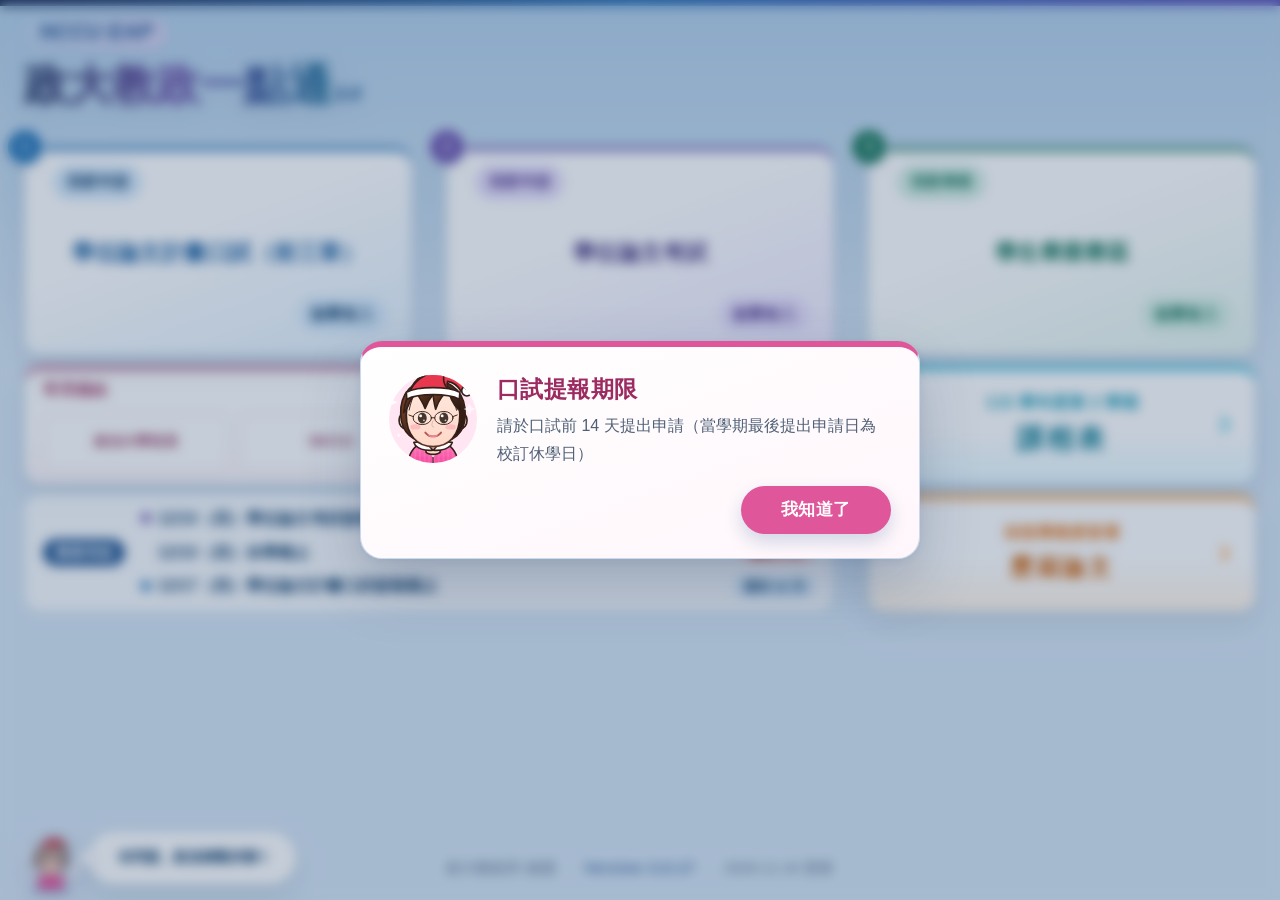
<file: index.html>
﻿<!doctype html>
<html lang="zh-Hant">
<head>
  <meta charset="utf-8">
  <meta name="viewport" content="width=device-width, initial-scale=1">
  <meta http-equiv="Content-Security-Policy" content="default-src 'self'; script-src 'self'; style-src 'self' 'unsafe-inline'; img-src 'self' data: blob:; font-src 'self' data:; media-src 'self' data:; connect-src 'self'; object-src 'none'; base-uri 'self'; form-action 'self'">
  <meta name="robots" content="noimageindex">
  <meta name="referrer" content="strict-origin-when-cross-origin">
  <title>政大教政一點通</title>
  <meta name="description" content="計畫口試、學位考試、畢業離校，一步一步帶你辦。">
  <meta property="og:type" content="website">
  <meta property="og:title" content="政大教政一點通">
  <meta property="og:description" content="計畫口試、學位考試、畢業離校，一步一步帶你辦。">
  <meta property="og:url" content="https://eapbye.github.io/">
  <meta property="og:image" content="https://eapbye.github.io/css/og-image.png">
  <meta property="og:image:width" content="1200">
  <meta property="og:image:height" content="1200">
  <meta property="og:image:alt" content="政大教政一點通：口試流程霧煞煞？一點就通。">
  <meta name="twitter:card" content="summary">
  <meta name="twitter:image" content="https://eapbye.github.io/css/og-image.png">
  <meta name="twitter:title" content="政大教政一點通">
  <meta name="twitter:description" content="計畫口試、學位考試、畢業離校，一步一步帶你辦。">
  <link rel="icon" type="image/svg+xml" href="css/favicon.svg">
  <link rel="icon" type="image/png" sizes="32x32" href="css/favicon-32.png">
  <link rel="apple-touch-icon" href="css/apple-touch-icon.png">
  <link rel="stylesheet" href="css/tokens.css">
  <link rel="stylesheet" href="css/style.css">
  <link rel="stylesheet" href="css/fill.css">
  <link rel="stylesheet" href="css/booking.css">
  <link rel="stylesheet" href="css/modal.css">
  <link rel="stylesheet" href="css/mobile-overview.css">
</head>
<body>
  <div class="wrap">
    <header>
      <div class="brand-lockup">
        <div class="home-mark" aria-hidden="true">NCCU EAP</div>
        <div class="brand-title-row">
          <h1>政大教政一點通<span class="version-mark" title="教政一點通 3.0 版" aria-hidden="true">3.0</span></h1>
        </div>
      </div>
      <button class="text-button back-button header-back-button" id="backToModes" type="button" hidden>← 回首頁</button>
    </header>

    <main>
      <section class="intro" id="modePicker" aria-label="網站功能入口">
        <div class="mode-grid">
          <button class="mode-card" type="button" data-mode="proposal">
            <span class="mode-card-head">
              <span class="home-sequence" aria-hidden="true">1</span>
              <span class="mode-action">我要申請</span>
            </span>
            <strong>學位論文計畫口試（前三章）</strong>
            <span class="mode-status">點擊進入</span>
          </button>
          <button class="mode-card" type="button" data-mode="defense">
            <span class="mode-card-head">
              <span class="home-sequence" aria-hidden="true">2</span>
              <span class="mode-action">我要申請</span>
            </span>
            <strong>學位論文考試</strong>
            <span class="mode-status">點擊進入</span>
          </button>

          <button class="home-panel graduation-panel" id="openGraduation" type="button">
            <span class="mode-card-head">
              <span class="home-sequence" aria-hidden="true">3</span>
              <span class="mode-action">我要畢業</span>
            </span>
            <h3>學生畢業專區</h3>
            <div class="graduation-status">點擊進入</div>
          </button>
        </div>

        <div class="home-tools" aria-label="首頁輔助功能">
          <button class="home-panel deadline-panel" id="openDeadline" type="button">
            <span>
              <h3>口試提報期限</h3>
              <p>請於口試前14天提出申請（當學期最後提出申請日為校訂休學日）</p>
            </span>
            <span class="mini-avatar" aria-hidden="true"><img class="avatar-image" alt="Q版提醒人物" src="css/zhuang-avatar.svg"></span>
          </button>

        </div>

        <div class="home-support-strip" aria-label="首頁輔助資訊">
          <section class="quick-links-panel" aria-labelledby="quickLinksTitle">
            <h3 id="quickLinksTitle">常用連結</h3>
            <div class="quick-links-grid">
              <a class="quick-link" href="https://www.nccu.edu.tw/" target="_blank" rel="noopener noreferrer">
                <strong>政治大學首頁</strong>
              </a>
              <a class="quick-link" href="https://i.nccu.edu.tw/" target="_blank" rel="noopener noreferrer">
                <strong>iNCCU</strong>
              </a>
              <a class="quick-link" href="https://www.nccu.edu.tw/p/426-1000-14.php?Lang=zh-tw" target="_blank" rel="noopener noreferrer">
                <strong>政大年度行事曆</strong>
              </a>
              <a class="quick-link" href="https://eap.nccu.edu.tw/PageDoc?fid=8359" target="_blank" rel="noopener noreferrer">
                <strong>教政所論文表格下載</strong>
              </a>
            </div>
          </section>

          <a class="floating-prereg" id="openCourseRegistration" href="course-registration.html">
            <span class="course-entry-term" id="courseEntryTerm">115 學年度第 2 學期</span>
            <strong id="courseEntryTitle">課程表</strong>
            <span class="entry-action">點擊進入</span>
          </a>
        </div>

        <div class="home-support-strip home-news-row">
          <section class="news-strip" id="newsStrip" aria-label="最新消息" hidden>
            <span class="news-label">最新消息</span>
            <div class="news-viewport" aria-live="off"></div>
          </section>

          <button class="floating-prereg thesis-entry" id="openTheses" type="button">
            <span class="course-entry-term">依指導教授查看</span>
            <strong>歷屆論文</strong>
            <span class="entry-action">點擊進入</span>
          </button>
        </div>

      </section>

      <section class="workflow hidden" id="workflow">
        <div class="progress-panel">
          <div class="progress-heading">
            <div class="progress-flow-label" id="progressFlowLabel">學位論文計畫口試</div>
            <h2 id="workflowTitle">你現在的進度</h2>
            <div class="flow-deadline" id="flowDeadline" hidden></div>
            <div class="fill-chip" id="fillChip" hidden><span id="fillChipText"></span><button type="button" id="fillChipEdit">修改</button></div>
          </div>
          <div class="progress-meter" aria-label="完成進度">
            <span id="progressText">0 / 10</span>
            <div class="progress-track"><div class="progress-bar" id="progressBar"></div></div>
            <button class="text-button reset-button" id="resetProgress" type="button">重設進度</button>
          </div>
        </div>

        <ol class="steps" id="stepsList"></ol>

      </section>
    </main>
  </div>

  <div class="celebration-modal hidden" id="celebrationModal" role="dialog" aria-modal="true" aria-labelledby="celebrationTitle">
    <div class="celebration-card">
      <div class="modal-avatar" aria-hidden="true"><img alt="" src="css/zhuang-avatar.svg"></div>
      <h2 id="celebrationTitle">恭喜，你已準備所有資料！</h2>
      <p id="celebrationMessage">表單請依規定簽名，完成後請列印紙本檔案繳交至所辦。</p>
      <div class="celebration-reference" id="celebrationReference">
        <strong>你有不確定怎麼填寫的資料嗎？歡迎在此重新查看示範檔案。</strong>
        <div class="celebration-links" id="celebrationLinks" aria-label="可重新查看的示範檔案"></div>
      </div>
      <button class="ack-button full-action" id="closeCelebration" type="button">離開此頁面，準備開心去口試</button>
    </div>
  </div>


  <div class="info-modal hidden" id="deadlineModal" role="dialog" aria-modal="true" aria-labelledby="deadlineTitle">
    <div class="info-card deadline-card remind-card"><div class="modal-avatar" aria-hidden="true"><img alt="" src="css/zhuang-avatar.svg"></div><div class="remind-body"><h2 id="deadlineTitle">口試提報期限</h2><p>請於口試前 14 天提出申請（當學期最後提出申請日為校訂休學日）</p><div class="remind-actions"><button class="ack-button full-action" id="closeDeadline" type="button">我知道了</button></div></div></div>
  </div>

  <div class="info-modal hidden" id="thesesModal" role="dialog" aria-modal="true" aria-labelledby="thesesTitle">
    <div class="info-card theses-card">
      <div class="theses-head">
        <h2 id="thesesTitle">選擇指導教授</h2>
        <button class="modal-x" id="closeTheses" type="button" aria-label="關閉" title="關閉">✕</button>
      </div>
      <div class="theses-grid">
        <a class="thesis-advisor" href="https://thesis.lib.nccu.edu.tw/search/?query_term=%E6%95%99%E8%82%B2%E8%A1%8C%E6%94%BF&amp;query_field=dept&amp;query_op=&amp;match_type=phrase&amp;query_term=%E5%90%B3%E6%94%BF%E9%81%94&amp;query_field=cadvisor&amp;query_op=and" target="_blank" rel="noopener noreferrer">吳政達<span class="thesis-advisor-out" aria-hidden="true">↗</span></a>
        <a class="thesis-advisor" href="https://thesis.lib.nccu.edu.tw/search/?query_term=%E6%95%99%E8%82%B2%E8%A1%8C%E6%94%BF&amp;query_field=dept&amp;query_op=&amp;match_type=phrase&amp;query_term=%E7%A7%A6%E5%A4%A2%E7%BE%A4&amp;query_field=cadvisor&amp;query_op=and" target="_blank" rel="noopener noreferrer">秦夢群<span class="thesis-advisor-out" aria-hidden="true">↗</span></a>
        <a class="thesis-advisor" href="https://thesis.lib.nccu.edu.tw/search/?query_term=%E6%95%99%E8%82%B2%E8%A1%8C%E6%94%BF&amp;query_field=dept&amp;query_op=&amp;match_type=phrase&amp;query_term=%E6%B9%AF%E5%BF%97%E6%B0%91&amp;query_field=cadvisor&amp;query_op=and" target="_blank" rel="noopener noreferrer">湯志民<span class="thesis-advisor-out" aria-hidden="true">↗</span></a>
        <a class="thesis-advisor" href="https://thesis.lib.nccu.edu.tw/search/?query_term=%E6%95%99%E8%82%B2%E8%A1%8C%E6%94%BF&amp;query_field=dept&amp;query_op=&amp;match_type=phrase&amp;query_term=%E9%83%AD%E6%98%AD%E4%BD%91&amp;query_field=cadvisor&amp;query_op=and" target="_blank" rel="noopener noreferrer">郭昭佑<span class="thesis-advisor-out" aria-hidden="true">↗</span></a>
        <a class="thesis-advisor" href="https://thesis.lib.nccu.edu.tw/search/?query_term=%E6%95%99%E8%82%B2%E8%A1%8C%E6%94%BF&amp;query_field=dept&amp;query_op=&amp;match_type=phrase&amp;query_term=%E9%99%B3%E6%A6%AE%E6%94%BF&amp;query_field=cadvisor&amp;query_op=and" target="_blank" rel="noopener noreferrer">陳榮政<span class="thesis-advisor-out" aria-hidden="true">↗</span></a>
        <a class="thesis-advisor" href="https://thesis.lib.nccu.edu.tw/search/?query_term=%E6%95%99%E8%82%B2%E8%A1%8C%E6%94%BF&amp;query_field=dept&amp;query_op=&amp;match_type=phrase&amp;query_term=%E4%BE%AF%E6%B0%B8%E7%90%AA&amp;query_field=cadvisor&amp;query_op=and" target="_blank" rel="noopener noreferrer">侯永琪<span class="thesis-advisor-out" aria-hidden="true">↗</span></a>
        <a class="thesis-advisor" href="https://thesis.lib.nccu.edu.tw/search/?query_term=%E6%95%99%E8%82%B2%E8%A1%8C%E6%94%BF&amp;query_field=dept&amp;query_op=&amp;match_type=phrase&amp;query_term=%E9%A1%8F%E6%95%8F%E4%BB%81&amp;query_field=cadvisor&amp;query_op=and" target="_blank" rel="noopener noreferrer">顏敏仁<span class="thesis-advisor-out" aria-hidden="true">↗</span></a>
        <a class="thesis-advisor" href="https://thesis.lib.nccu.edu.tw/search/?query_term=%E6%95%99%E8%82%B2%E8%A1%8C%E6%94%BF&amp;query_field=dept&amp;query_op=&amp;match_type=phrase&amp;query_term=%E6%B9%AF%E5%AE%B6%E5%81%89&amp;query_field=cadvisor&amp;query_op=and" target="_blank" rel="noopener noreferrer">湯家偉<span class="thesis-advisor-out" aria-hidden="true">↗</span></a>
        <a class="thesis-advisor" href="https://thesis.lib.nccu.edu.tw/search/?query_term=%E6%95%99%E8%82%B2%E8%A1%8C%E6%94%BF&amp;query_field=dept&amp;query_op=&amp;match_type=phrase&amp;query_term=%E8%8E%8A%E4%BF%8A%E5%84%92&amp;query_field=cadvisor&amp;query_op=and" target="_blank" rel="noopener noreferrer">莊俊儒<span class="thesis-advisor-out" aria-hidden="true">↗</span></a>
      </div>
    </div>
  </div>

  <div class="info-modal hidden" id="mobileOnlyNoticeModal" role="dialog" aria-modal="true" aria-labelledby="mobileOnlyNoticeTitle">
    <div class="info-card remind-card"><div class="modal-avatar" aria-hidden="true"><img alt="" src="css/zhuang-avatar.svg"></div><div class="remind-body"><h2 id="mobileOnlyNoticeTitle">請改用電腦操作</h2><p>此系統不適合使用手機操作，請改用電腦開啟後再繼續。</p><div class="remind-actions"><button class="mobile-booking-entry" id="openMobileBooking" type="button" hidden>只是要約教室？幫我寫預約訊息</button><button class="ack-button full-action" id="closeMobileOnlyNotice" type="button">我知道了</button></div></div></div>
  </div>

  <div class="info-modal hidden" id="mobileBookingModal" role="dialog" aria-modal="true" aria-labelledby="mobileBookingTitle">
    <div class="info-card mobile-booking-card">
      <div class="mobile-booking-head">
        <h2 id="mobileBookingTitle">預約口試教室</h2>
        <button class="mobile-booking-close modal-x" id="closeMobileBooking" type="button" aria-label="關閉" title="關閉">✕</button>
      </div>
      <div id="mobileBookingBody"></div>
    </div>
  </div>

  <div class="info-modal hidden" id="confirmModal" role="dialog" aria-modal="true" aria-labelledby="confirmTitle">
    <div class="info-card remind-card"><div class="modal-avatar" aria-hidden="true"><img alt="" src="css/zhuang-avatar.svg"></div><div class="remind-body"><h2 id="confirmTitle"></h2><p id="confirmMessage"></p><div class="remind-actions"><button class="modal-ghost" id="confirmCancel" type="button">先不要</button><button class="ack-button full-action" id="confirmOk" type="button">確定</button></div></div></div>
  </div>

  <div class="info-modal hidden" id="submissionNoticeModal" role="dialog" aria-modal="true" aria-labelledby="submissionNoticeTitle">
    <div class="info-card remind-card"><div class="modal-avatar" aria-hidden="true"><img alt="" src="css/zhuang-avatar.svg"></div><div class="remind-body"><h2 id="submissionNoticeTitle">最後確認</h2><p>這一步會幫你把要繳交的資料分好類，請依序清點完畢。</p><div class="remind-actions"><button class="ack-button full-action" id="closeSubmissionNotice" type="button">我知道了</button></div></div></div>
  </div>

  <div class="info-modal hidden" id="fillModal" role="dialog" aria-modal="true" aria-labelledby="fillTitle">
    <form class="info-card fill-card" id="fillForm" autocomplete="on">
      <button class="modal-x fill-x" id="fillCancel" type="button" aria-label="關閉" title="關閉">✕</button>
      <h2 id="fillTitle">要幫你填好表單嗎？</h2>
      <p class="fill-lead">填一次，之後下載的表單會自動帶入姓名、學號等欄位；不想填的欄位留空，表單上會標紅色「○」，提醒你之後自行打字輸入。</p>
      <div class="fill-grid">
        <label class="fill-field" for="fill_name">姓名<input id="fill_name" name="name" autocomplete="name"></label>
        <label class="fill-field" for="fill_sid">學號<input id="fill_sid" name="sid" inputmode="numeric" autocomplete="off"></label>
        <label class="fill-field" for="fill_phone">手機<input id="fill_phone" name="phone" inputmode="tel" autocomplete="tel"></label>
        <label class="fill-field" for="fill_email">E-mail<input id="fill_email" name="email" type="text" inputmode="email" autocomplete="email"></label>
        <label class="fill-field wide" for="fill_title">論文題目（可先空白）<input id="fill_title" name="title" autocomplete="off"></label>
      </div>
      <div class="fill-grid fill-exam">
        <label class="fill-field" for="fill_examDate">口試日期（可先空白）<input id="fill_examDate" name="examDate" type="date" autocomplete="off"></label>
        <label class="fill-field" for="fill_examStart">開始時間<select id="fill_examStart" name="examStart"><option value="">選擇</option><option value="08:00">08:00</option><option value="08:30">08:30</option><option value="09:00">09:00</option><option value="09:30">09:30</option><option value="10:00">10:00</option><option value="10:30">10:30</option><option value="11:00">11:00</option><option value="11:30">11:30</option><option value="12:00">12:00</option><option value="12:30">12:30</option><option value="13:00">13:00</option><option value="13:30">13:30</option><option value="14:00">14:00</option><option value="14:30">14:30</option><option value="15:00">15:00</option><option value="15:30">15:30</option><option value="16:00">16:00</option><option value="16:30">16:30</option><option value="17:00">17:00</option><option value="17:30">17:30</option><option value="18:00">18:00</option><option value="18:30">18:30</option><option value="19:00">19:00</option><option value="19:30">19:30</option><option value="20:00">20:00</option><option value="20:30">20:30</option><option value="21:00">21:00</option><option value="21:30">21:30</option><option value="22:00">22:00</option></select></label>
        <label class="fill-field" for="fill_examRoom">教室<input id="fill_examRoom" name="examRoom" inputmode="numeric" maxlength="3" placeholder="303" autocomplete="off"></label>
      </div>
      <p class="fill-note">資料只存在這台電腦的瀏覽器，不會傳到任何地方。簽名、勾選、填表日期仍需自己處理，下載後請再核對一次。</p>
      <div class="fill-actions">
        <button class="ack-button full-action" id="fillSubmit" type="submit">下載已填好的表</button>
        <div class="fill-secondary">
          <button class="fill-link" id="fillSkip" type="button">不填，下載空白表</button>
          <button class="fill-link danger" id="fillClear" type="button" hidden>清除我的資料</button>
        </div>
      </div>
    </form>
  </div>

  <div class="info-modal hidden" id="graduationModal" role="dialog" aria-modal="true" aria-labelledby="graduationTitle">
    <div class="info-card graduation-card">
      <div class="graduation-modal-head">
        <span aria-hidden="true"></span>
        <h2 id="graduationTitle">選擇你的級數</h2>
        <div class="graduation-modal-actions">
          <button class="modal-x" id="closeGraduation" type="button" aria-label="關閉" title="關閉">✕</button>
        </div>
      </div>
      <div id="graduationContent"></div>
    </div>
  </div>

  <div class="home-bottom-row" aria-label="首頁底部資訊">
    <div class="qa-helper is-static" id="openQaHelper" role="note" aria-label="莊姐提醒">
      <span class="qa-helper-avatar" aria-hidden="true"><img class="avatar-image" id="qaHelperAvatar" alt="" src="css/zhuang-avatar.svg"></span>
      <span class="qa-cloud">
        <span class="qa-cloud-main">有問題，歡迎聯繫所辦 !</span>
      </span>
    </div>
    <footer class="site-credit" aria-label="網站資訊">
      <span>政大教政所 維護<i class="credit-sep">｜</i><b class="credit-ver">Version 3.0.17</b><i class="credit-sep">｜</i>2026-11-16 更新</span>
    </footer>
  </div>

  <section class="hidden" id="mobileOverview" aria-labelledby="mobileOverviewTitle"></section>

  <script src="js/guard.js"></script>
  <script src="js/news.js"></script>
  <script src="js/season.js"></script>
  <script src="vendor/jszip.min.js"></script>
  <script src="js/odtfill.js"></script>
  <script src="js/fillform.js"></script>
  <script src="js/booking.js"></script>
  <script src="data/course-window.js"></script>
  <script src="data/flow.js"></script>
  <script src="js/mobile-overview.js"></script>
  <script src="js/app.js"></script>
</body>
</html>
</file>
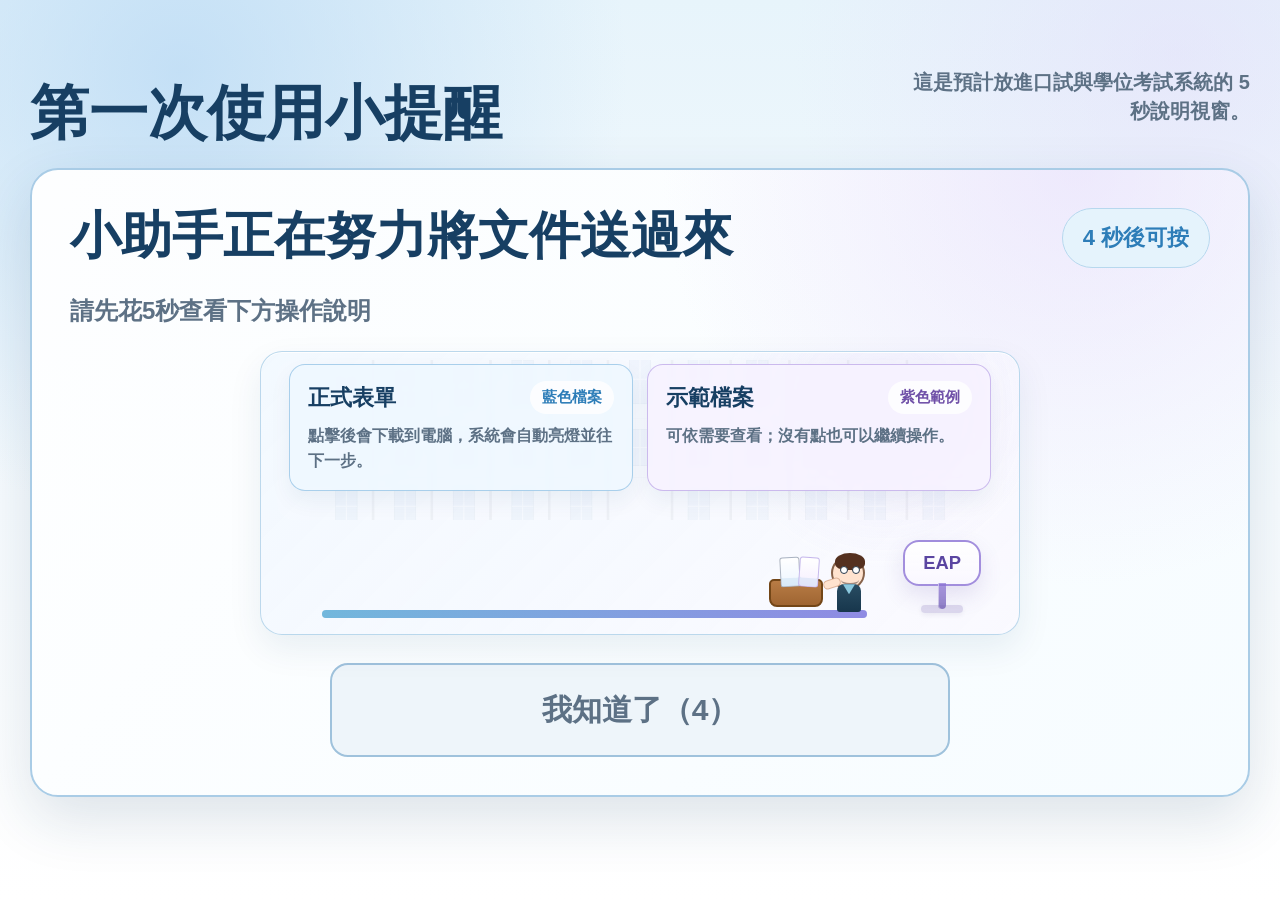
<file: animation-preview.html>
<!DOCTYPE html>
<html lang="zh-Hant">
<head>
  <meta charset="UTF-8">
  <meta name="viewport" content="width=device-width, initial-scale=1.0">
  <title>NCCU EAP 小助手送件動畫預覽</title>
  <style>
    :root {
      --ink: #173f63;
      --ink-soft: #5d7185;
      --line: #b8d4ea;
      --blue: #2d7db8;
      --blue-soft: #e7f3fc;
      --blue-pale: #f4fbff;
      --purple: #7050a8;
      --purple-soft: #f2ecfb;
      --purple-line: #d1bdf0;
      --green: #1f7f68;
      --green-soft: #e8f7f2;
      --warm: #9c5a16;
      --paper: #ffffff;
      --shadow: 0 22px 58px rgba(23, 63, 99, 0.14);
    }

    * {
      box-sizing: border-box;
    }

    body {
      margin: 0;
      min-height: 100vh;
      color: var(--ink);
      font-family: "Noto Sans TC", "Microsoft JhengHei", Arial, sans-serif;
      background:
        radial-gradient(circle at 14% 8%, rgba(184, 217, 244, 0.76), transparent 28rem),
        radial-gradient(circle at 92% 6%, rgba(226, 214, 250, 0.42), transparent 24rem),
        linear-gradient(180deg, #e7f4fb 0%, #f7fbfe 56%, #ffffff 100%);
    }

    .page {
      width: min(1220px, calc(100% - 48px));
      margin: 0 auto;
      padding: 48px 0;
    }

    .preview-title {
      display: flex;
      justify-content: space-between;
      align-items: end;
      gap: 24px;
      margin-bottom: 22px;
    }

    h1 {
      margin: 0;
      font-size: clamp(34px, 4.6vw, 62px);
      line-height: 1.12;
      color: var(--ink);
      font-weight: 900;
      letter-spacing: 0;
    }

    .note {
      max-width: 360px;
      color: var(--ink-soft);
      font-size: 20px;
      line-height: 1.45;
      font-weight: 750;
      text-align: right;
    }

    .modal-demo {
      padding: 38px;
      border: 2px solid #a9cce6;
      border-radius: 28px;
      background:
        radial-gradient(circle at 86% 0%, rgba(226, 214, 250, 0.5), transparent 26rem),
        linear-gradient(135deg, rgba(255, 255, 255, 0.96), rgba(246, 252, 255, 0.96));
      box-shadow: var(--shadow);
      overflow: hidden;
    }

    .modal-head {
      display: flex;
      align-items: flex-start;
      justify-content: space-between;
      gap: 24px;
      margin-bottom: 24px;
    }

    .modal-title {
      margin: 0;
      font-size: clamp(34px, 4vw, 52px);
      line-height: 1.08;
      color: var(--ink);
      font-weight: 900;
      letter-spacing: 0;
    }

    .count-chip {
      flex: 0 0 auto;
      min-width: 126px;
      padding: 14px 20px;
      border-radius: 999px;
      color: var(--blue);
      background: #e5f3fc;
      border: 1.5px solid #b7d8ee;
      font-size: 22px;
      font-weight: 900;
      text-align: center;
    }

    .modal-copy {
      margin: 0 0 22px;
      color: var(--ink-soft);
      font-size: 24px;
      line-height: 1.55;
      font-weight: 750;
    }

    .guide-title {
      display: none;
      align-items: center;
      gap: 12px;
      margin: 0 0 18px;
      padding: 10px 18px;
      border-radius: 999px;
      color: var(--ink);
      background: rgba(255, 255, 255, 0.82);
      border: 1.5px solid #b8d4ea;
      font-size: 22px;
      font-weight: 900;
    }

    .guide-title::before {
      content: "";
      width: 12px;
      height: 12px;
      border-radius: 999px;
      background: linear-gradient(135deg, var(--blue), var(--purple));
      box-shadow: 0 0 0 6px rgba(45, 125, 184, 0.1);
    }

    .guide-cards {
      display: grid;
      grid-template-columns: repeat(2, minmax(0, 1fr));
      gap: 20px;
      margin-bottom: 30px;
    }

    .guide-card {
      min-height: 210px;
      padding: 28px 30px;
      border: 2px solid var(--line);
      border-radius: 20px;
      background: linear-gradient(135deg, #f0f8fe, var(--blue-soft));
      box-shadow: 0 14px 34px rgba(44, 125, 189, 0.08);
    }

    .guide-card.sample {
      border-color: var(--purple-line);
      background: linear-gradient(135deg, #fbf8ff, var(--purple-soft));
      box-shadow: 0 14px 34px rgba(112, 80, 168, 0.08);
    }

    .guide-card-head {
      display: flex;
      align-items: center;
      justify-content: space-between;
      gap: 16px;
      margin-bottom: 30px;
    }

    .guide-card-title {
      margin: 0;
      color: var(--ink);
      font-size: 30px;
      line-height: 1.18;
      font-weight: 900;
    }

    .guide-pill {
      flex: 0 0 auto;
      padding: 11px 18px;
      border-radius: 999px;
      background: rgba(255, 255, 255, 0.82);
      color: var(--blue);
      font-size: 20px;
      font-weight: 900;
    }

    .sample .guide-pill {
      color: var(--purple);
    }

    .guide-card p {
      margin: 0;
      color: var(--ink-soft);
      font-size: 23px;
      line-height: 1.65;
      font-weight: 750;
    }

    .delivery-stage {
      position: relative;
      margin: 8px auto 34px;
      width: min(100%, 980px);
      height: 210px;
      border-radius: 999px;
      background:
        radial-gradient(circle at 88% 50%, rgba(31, 127, 104, 0.12), transparent 16rem),
        linear-gradient(180deg, rgba(255, 255, 255, 0.72), rgba(236, 248, 255, 0.82));
      overflow: hidden;
    }

    .svg-preview-stage {
      position: relative;
      margin: 8px auto 34px;
      width: min(100%, 860px);
      padding: 16px 18px 20px;
      border-radius: 28px;
      border: 2px solid #b8d4ea;
      background:
        radial-gradient(circle at 84% 14%, rgba(226, 214, 250, 0.42), transparent 20rem),
        linear-gradient(180deg, rgba(255, 255, 255, 0.78), rgba(236, 248, 255, 0.86));
      box-shadow: 0 18px 42px rgba(23, 63, 99, 0.1);
    }

    .svg-preview-caption {
      display: inline-flex;
      align-items: flex-start;
      flex-direction: column;
      gap: 10px;
      margin: 0 0 12px;
      padding: 12px 20px 12px 44px;
      border-radius: 18px;
      color: var(--ink);
      background: rgba(255, 255, 255, 0.88);
      border: 1.5px solid #b8d4ea;
      font-weight: 900;
      position: relative;
    }

    .svg-preview-caption::before {
      content: "";
      position: absolute;
      left: 20px;
      top: 18px;
      width: 12px;
      height: 12px;
      border-radius: 50%;
      background: var(--blue);
      box-shadow: 0 0 0 6px rgba(45, 125, 184, 0.12);
    }

    .svg-preview-caption strong {
      color: var(--ink);
      font-size: 22px;
      line-height: 1.15;
    }

    .svg-preview-caption span {
      color: var(--muted);
      font-size: 15px;
      line-height: 1.4;
    }

    .svg-frame {
      position: relative;
      border-radius: 22px;
      overflow: hidden;
      background: #ffffff;
      height: clamp(150px, 20vw, 190px);
    }

    .svg-frame img {
      display: block;
      width: 100%;
      height: 100%;
      object-fit: cover;
      object-position: center 73%;
      filter: saturate(0.94) brightness(1.03);
    }

    .guide-delivery {
      position: relative;
      width: min(760px, 100%);
      height: clamp(246px, 27vw, 284px);
      margin: 0 auto 28px;
      overflow: hidden;
      border-radius: 22px;
      border: 1px solid rgba(151, 196, 225, 0.62);
      background:
        radial-gradient(circle at 82% 20%, rgba(216, 202, 246, 0.22), transparent 10rem),
        linear-gradient(135deg, rgba(240, 248, 255, 0.84), rgba(251, 248, 255, 0.74));
      box-shadow:
        inset 0 1px 0 rgba(255, 255, 255, 0.92),
        0 14px 34px rgba(18, 61, 102, 0.08);
      isolation: isolate;
    }

    .guide-delivery-svg {
      position: absolute;
      inset: 8px 16px auto;
      z-index: 0;
      display: block;
      width: calc(100% - 32px);
      height: 160px;
      object-fit: cover;
      object-position: center 30%;
      opacity: 0.14;
      filter: saturate(0.7) brightness(1.08);
      border-radius: 18px;
    }

    .guide-delivery .guide-cards {
      position: absolute;
      inset: 12px 28px auto;
      z-index: 2;
      display: grid;
      grid-template-columns: repeat(2, minmax(0, 1fr));
      gap: 14px;
      margin: 0;
    }

    .guide-delivery .guide-card {
      min-height: 104px;
      padding: 16px 18px;
      border-width: 1.5px;
      border-color: rgba(111, 174, 219, 0.55);
      border-radius: 16px;
      background: rgba(239, 248, 255, 0.91);
      box-shadow: 0 10px 22px rgba(23, 63, 99, 0.06);
      backdrop-filter: blur(2px);
    }

    .guide-delivery .guide-card.sample {
      border-color: rgba(166, 139, 223, 0.55);
      background: rgba(247, 242, 255, 0.91);
    }

    .guide-delivery .guide-card-head {
      margin-bottom: 10px;
    }

    .guide-delivery .guide-card-title {
      font-size: 22px;
    }

    .guide-delivery .guide-pill {
      padding: 7px 12px;
      font-size: 15px;
    }

    .guide-delivery .guide-card p {
      font-size: 16px;
      line-height: 1.55;
    }

    .guide-delivery::before {
      content: "";
      position: absolute;
      left: 8%;
      right: 20%;
      bottom: 16px;
      height: 8px;
      border-radius: 999px;
      background: rgba(188, 215, 235, 0.72);
      box-shadow: inset 0 1px 0 rgba(255, 255, 255, 0.9);
      z-index: 2;
    }

    .guide-progress-fill {
      position: absolute;
      left: 8%;
      bottom: 16px;
      width: 0;
      height: 8px;
      border-radius: 999px;
      background: linear-gradient(90deg, #72b7dc, #8f8be3);
      z-index: 3;
      animation: guideProgress 5s linear forwards;
    }

    .guide-eap-sign {
      position: absolute;
      right: 5%;
      bottom: 48px;
      z-index: 5;
      min-width: 78px;
      padding: 10px 18px;
      border: 2px solid rgba(137, 112, 212, 0.78);
      border-radius: 16px;
      background: linear-gradient(180deg, rgba(255, 255, 255, 0.96), rgba(249, 247, 255, 0.94));
      color: #5a45a1;
      font-size: 1.15rem;
      font-weight: 850;
      text-align: center;
      box-shadow:
        0 10px 22px rgba(92, 69, 161, 0.14),
        inset 0 1px 0 rgba(255, 255, 255, 0.9);
    }

    .guide-eap-sign::before {
      content: "";
      position: absolute;
      left: 50%;
      top: calc(100% - 1px);
      width: 8px;
      height: 26px;
      border-radius: 0 0 4px 4px;
      background: linear-gradient(180deg, rgba(137, 112, 212, 0.68), rgba(112, 93, 181, 0.78));
      transform: translateX(-50%);
      box-shadow: inset 1px 0 0 rgba(255, 255, 255, 0.5);
    }

    .guide-eap-sign::after {
      content: "";
      position: absolute;
      left: 50%;
      top: calc(100% + 21px);
      width: 42px;
      height: 8px;
      border-radius: 999px;
      background: rgba(115, 98, 171, 0.22);
      transform: translateX(-50%);
      box-shadow: 0 2px 5px rgba(53, 43, 104, 0.08);
    }

    .guide-runner {
      position: absolute;
      left: 8%;
      bottom: 20px;
      z-index: 4;
      width: 124px;
      height: 68px;
      animation: guideRunner 5s linear forwards;
    }

    .guide-cart {
      position: absolute;
      left: 0;
      bottom: 7px;
      width: 54px;
      height: 28px;
      border: 2px solid #734617;
      border-radius: 5px 5px 8px 8px;
      background: linear-gradient(#b87c45, #9f6532);
    }

    .guide-cart::before,
    .guide-cart::after {
      content: "";
      position: absolute;
      top: -24px;
      width: 18px;
      height: 28px;
      border: 1px solid rgba(83, 96, 119, 0.45);
      border-radius: 3px;
      background: linear-gradient(#ffffff, #edf5ff);
      transform: rotate(-3deg);
      box-shadow: inset 0 -8px 0 rgba(127, 181, 218, 0.18);
    }

    .guide-cart::before { left: 9px; }

    .guide-cart::after {
      left: 28px;
      border-color: rgba(137, 112, 212, 0.45);
      background: linear-gradient(#ffffff, #f5efff);
      transform: rotate(4deg);
    }

    .guide-helper {
      position: absolute;
      left: 56px;
      bottom: 0;
      width: 44px;
      height: 62px;
    }

    .guide-helper::after {
      content: "";
      position: absolute;
      left: -2px;
      bottom: 26px;
      z-index: 1;
      width: 16px;
      height: 7px;
      border: 1px solid rgba(183, 121, 88, 0.45);
      border-radius: 999px;
      background: #ffe3cf;
      transform: rotate(-18deg);
    }

    .guide-helper-head {
      position: absolute;
      left: 6px;
      top: 4px;
      width: 34px;
      height: 34px;
      border: 2px solid rgba(104, 67, 42, 0.8);
      border-radius: 50%;
      background: #ffe3cf;
    }

    .guide-helper-head::before {
      content: "";
      position: absolute;
      left: 2px;
      top: -5px;
      width: 30px;
      height: 17px;
      border-radius: 50% 50% 36% 36%;
      background: #54301f;
    }

    .guide-helper-face {
      position: absolute;
      left: 8px;
      top: 17px;
      width: 18px;
      height: 10px;
      border-radius: 50%;
      border-bottom: 2px solid rgba(64, 47, 45, 0.5);
    }

    .guide-helper-face::before,
    .guide-helper-face::after {
      content: "";
      position: absolute;
      top: -9px;
      width: 6px;
      height: 6px;
      border: 1.5px solid #27394a;
      border-radius: 50%;
      background: #fff;
    }

    .guide-helper-face::before { left: -1px; }
    .guide-helper-face::after { right: -1px; }

    .guide-helper-body {
      position: absolute;
      left: 12px;
      bottom: 2px;
      width: 24px;
      height: 28px;
      border-radius: 7px 7px 3px 3px;
      background: linear-gradient(#294d63, #17364c);
    }

    .guide-helper-body::before {
      content: "";
      position: absolute;
      left: 6px;
      top: 0;
      width: 12px;
      height: 10px;
      clip-path: polygon(0 0, 100% 0, 50% 100%);
      background: #8bc9df;
    }

    @keyframes guideRunner {
      from { left: 8%; }
      to { left: calc(100% - 250px); }
    }

    @keyframes guideProgress {
      from { width: 0; }
      to { width: 72%; }
    }

    .delivery-caption {
      position: absolute;
      left: 7%;
      top: 30px;
      color: var(--ink-soft);
      font-size: 22px;
      font-weight: 900;
    }

    .track {
      position: absolute;
      left: 7%;
      right: 7%;
      bottom: 42px;
      height: 18px;
      border-radius: 999px;
      background: #cfe5f5;
      box-shadow: inset 0 0 0 2px rgba(44, 125, 189, 0.13);
      overflow: hidden;
    }

    .track::before {
      content: "";
      display: block;
      width: 100%;
      height: 100%;
      border-radius: inherit;
      background: linear-gradient(90deg, #79c4e6, #2d7db8);
      transform-origin: left center;
      animation: fillBar 5s linear infinite;
    }

    .eap-house {
      position: absolute;
      right: 6%;
      bottom: 68px;
      width: 150px;
      height: 108px;
      border: 2px solid #9fd6c7;
      border-radius: 18px;
      background: linear-gradient(180deg, #ffffff, #e8f7f2);
      box-shadow: 0 18px 34px rgba(31, 127, 104, 0.16);
    }

    .eap-house::before {
      content: "";
      position: absolute;
      left: 17px;
      right: 17px;
      top: -28px;
      height: 48px;
      border-radius: 14px 14px 8px 8px;
      background: linear-gradient(135deg, #7ccbb7, #1f7f68);
      transform: skewX(-14deg);
      box-shadow: 0 8px 16px rgba(31, 127, 104, 0.13);
    }

    .eap-house span {
      position: absolute;
      left: 0;
      right: 0;
      top: 30px;
      color: var(--green);
      font-size: 28px;
      font-weight: 950;
      text-align: center;
    }

    .arrival-sign {
      position: absolute;
      right: 5.6%;
      bottom: 178px;
      width: 164px;
      padding: 10px 14px;
      border: 2px solid #c9b6ed;
      border-radius: 16px;
      color: var(--purple);
      background: linear-gradient(135deg, #ffffff, #f5efff);
      font-size: 22px;
      font-weight: 950;
      text-align: center;
      box-shadow: 0 12px 24px rgba(112, 80, 168, 0.12);
    }

    .runner {
      position: absolute;
      left: 7%;
      bottom: 44px;
      width: 255px;
      height: 132px;
      animation: deliveryRun 5s ease-in-out infinite;
      z-index: 5;
    }

    .assistant {
      position: absolute;
      left: 0;
      bottom: 20px;
      width: 88px;
      height: 92px;
      border-radius: 50%;
      background: #ffffff;
      border: 4px solid #b7d8ee;
      box-shadow: 0 12px 26px rgba(23, 63, 99, 0.18);
      overflow: hidden;
    }

    .assistant::before {
      content: "";
      position: absolute;
      left: 11px;
      top: 6px;
      width: 68px;
      height: 56px;
      border-radius: 42px 42px 24px 24px;
      background: #6d3e22;
    }

    .assistant-face {
      position: absolute;
      left: 18px;
      top: 20px;
      width: 58px;
      height: 58px;
      border-radius: 50%;
      background: #ffd8c6;
      border: 2px solid #c87d55;
      z-index: 2;
    }

    .assistant-face::before,
    .assistant-face::after {
      content: "";
      position: absolute;
      top: 24px;
      width: 18px;
      height: 14px;
      border: 2px solid #523220;
      border-radius: 50%;
      background: rgba(255, 255, 255, 0.45);
    }

    .assistant-face::before {
      left: 8px;
    }

    .assistant-face::after {
      right: 8px;
    }

    .assistant-hair {
      position: absolute;
      left: 19px;
      top: 13px;
      width: 58px;
      height: 30px;
      border-radius: 34px 34px 16px 16px;
      background: #5b321d;
      z-index: 4;
    }

    .assistant-hair::before {
      content: "";
      position: absolute;
      left: 6px;
      top: 18px;
      width: 44px;
      height: 15px;
      border-radius: 0 0 50% 50%;
      background: #5b321d;
      transform: rotate(-4deg);
    }

    .assistant-smile {
      position: absolute;
      left: 37px;
      top: 59px;
      width: 18px;
      height: 9px;
      border-bottom: 3px solid #8a4731;
      border-radius: 50%;
      z-index: 5;
    }

    .assistant-body {
      position: absolute;
      left: 19px;
      bottom: 0;
      width: 54px;
      height: 30px;
      border-radius: 22px 22px 0 0;
      background: linear-gradient(135deg, #73bee3, #2d7db8);
      z-index: 1;
    }

    .assistant-arm {
      position: absolute;
      left: 72px;
      bottom: 58px;
      width: 48px;
      height: 16px;
      border-radius: 999px;
      background: #ffd8c6;
      border: 2px solid #d99d87;
      transform-origin: left center;
      animation: pushArm 0.9s ease-in-out infinite;
      z-index: 8;
    }

    .cart {
      position: absolute;
      left: 112px;
      bottom: 34px;
      width: 126px;
      height: 68px;
      border: 3px solid #c9b6ed;
      border-radius: 20px;
      background: #ffffff;
      box-shadow: 0 16px 24px rgba(112, 80, 168, 0.14);
    }

    .cart::before,
    .cart::after {
      content: "";
      position: absolute;
      bottom: -14px;
      width: 18px;
      height: 18px;
      border-radius: 50%;
      background: #7050a8;
      box-shadow: inset 0 0 0 5px #e4d8f7;
    }

    .cart::before {
      left: 18px;
    }

    .cart::after {
      right: 18px;
    }

    .doc {
      position: absolute;
      width: 84px;
      height: 18px;
      left: 134px;
      border-radius: 999px;
      background: #d7c3f2;
      z-index: 9;
    }

    .doc.one {
      bottom: 82px;
    }

    .doc.two {
      bottom: 62px;
      width: 64px;
    }

    .doc.three {
      bottom: 42px;
      width: 78px;
      background: #b7d8ee;
    }

    .action-button {
      display: block;
      width: min(620px, 100%);
      margin: 0 auto;
      padding: 26px 28px;
      border: 2px solid #9fc2dc;
      border-radius: 18px;
      color: #ffffff;
      background: linear-gradient(135deg, #2d7db8, #1f5d8e);
      box-shadow: 0 18px 34px rgba(31, 93, 142, 0.18);
      font: inherit;
      font-size: 30px;
      line-height: 1.25;
      font-weight: 900;
      cursor: pointer;
      transition: transform 0.18s ease, box-shadow 0.18s ease, opacity 0.18s ease;
    }

    .action-button:disabled {
      cursor: wait;
      color: #5d7185;
      background: #eef5fa;
      box-shadow: none;
      opacity: 1;
    }

    .action-button:not(:disabled):hover {
      transform: translateY(-2px);
      box-shadow: 0 22px 38px rgba(31, 93, 142, 0.23);
    }

    @keyframes fillBar {
      from { transform: scaleX(0); }
      to { transform: scaleX(1); }
    }

    @keyframes deliveryRun {
      0% { left: 7%; transform: translateY(0); }
      44% { left: calc(88% - 255px); transform: translateY(-4px); }
      58% { left: calc(88% - 255px); transform: translateY(0); }
      100% { left: 7%; transform: translateY(0); }
    }

    @keyframes pushArm {
      0%, 100% { transform: rotate(-5deg) translateX(0); }
      50% { transform: rotate(4deg) translateX(8px); }
    }

    @keyframes gentleDelivery {
      0%, 100% { transform: translateX(0) translateY(0); }
      45% { transform: translateX(10px) translateY(-3px); }
      65% { transform: translateX(10px) translateY(0); }
    }

    @media (max-width: 900px) {
      .preview-title,
      .modal-head,
      .guide-cards {
        display: grid;
        grid-template-columns: 1fr;
      }

      .note {
        text-align: left;
      }

      .modal-demo {
        padding: 26px;
      }

      .delivery-stage {
        height: 190px;
      }

      .arrival-sign {
        display: none;
      }
    }

    @media (max-width: 560px) {
      .page {
        width: min(100% - 24px, 1220px);
        padding: 28px 0;
      }

      .guide-card {
        min-height: auto;
      }

      .guide-card-head {
        align-items: flex-start;
        flex-direction: column;
      }

      .runner {
        transform: scale(0.72);
        transform-origin: left bottom;
      }
    }
  </style>
</head>
<body>
  <main class="page">
    <section class="preview-title">
      <div>
        <h1>第一次使用小提醒</h1>
      </div>
      <p class="note">這是預計放進口試與學位考試系統的 5 秒說明視窗。</p>
    </section>

    <section class="modal-demo" aria-label="小助手送件動畫預覽">
      <div class="modal-head">
        <h2 class="modal-title">小助手正在努力將文件送過來</h2>
        <div class="count-chip">5 秒後可按</div>
      </div>
      <p class="modal-copy">請先花5秒查看下方操作說明</p>

      <div class="guide-title">表單說明</div>

      <div class="guide-delivery" aria-hidden="true">
        <img class="guide-delivery-svg" src="eap_nccu_v8_terminal.svg" alt="">
        <div class="guide-cards">
          <article class="guide-card">
            <div class="guide-card-head">
              <h3 class="guide-card-title">正式表單</h3>
              <span class="guide-pill">藍色檔案</span>
            </div>
            <p>點擊後會下載到電腦，系統會自動亮燈並往下一步。</p>
          </article>

          <article class="guide-card sample">
            <div class="guide-card-head">
              <h3 class="guide-card-title">示範檔案</h3>
              <span class="guide-pill">紫色範例</span>
            </div>
            <p>可依需要查看；沒有點也可以繼續操作。</p>
          </article>
        </div>
        <div class="guide-progress-fill"></div>
        <div class="guide-runner">
          <div class="guide-cart"></div>
          <div class="guide-helper">
            <div class="guide-helper-head"><span class="guide-helper-face"></span></div>
            <div class="guide-helper-body"></div>
          </div>
        </div>
        <div class="guide-eap-sign">EAP</div>
      </div>

      <button class="action-button" type="button" id="readyButton" disabled>
        我知道了（<span id="count">5</span>）
      </button>
    </section>
  </main>

  <script>
    const button = document.getElementById("readyButton");
    const count = document.getElementById("count");
    const chip = document.querySelector(".count-chip");
    let remaining = 5;

    const timer = window.setInterval(() => {
      remaining -= 1;
      count.textContent = String(Math.max(remaining, 0));
      chip.textContent = remaining > 0 ? `${remaining} 秒後可按` : "可以開始";

      if (remaining <= 0) {
        window.clearInterval(timer);
        button.disabled = false;
        button.textContent = "我知道了";
      }
    }, 1000);
  </script>
</body>
</html>
</file>
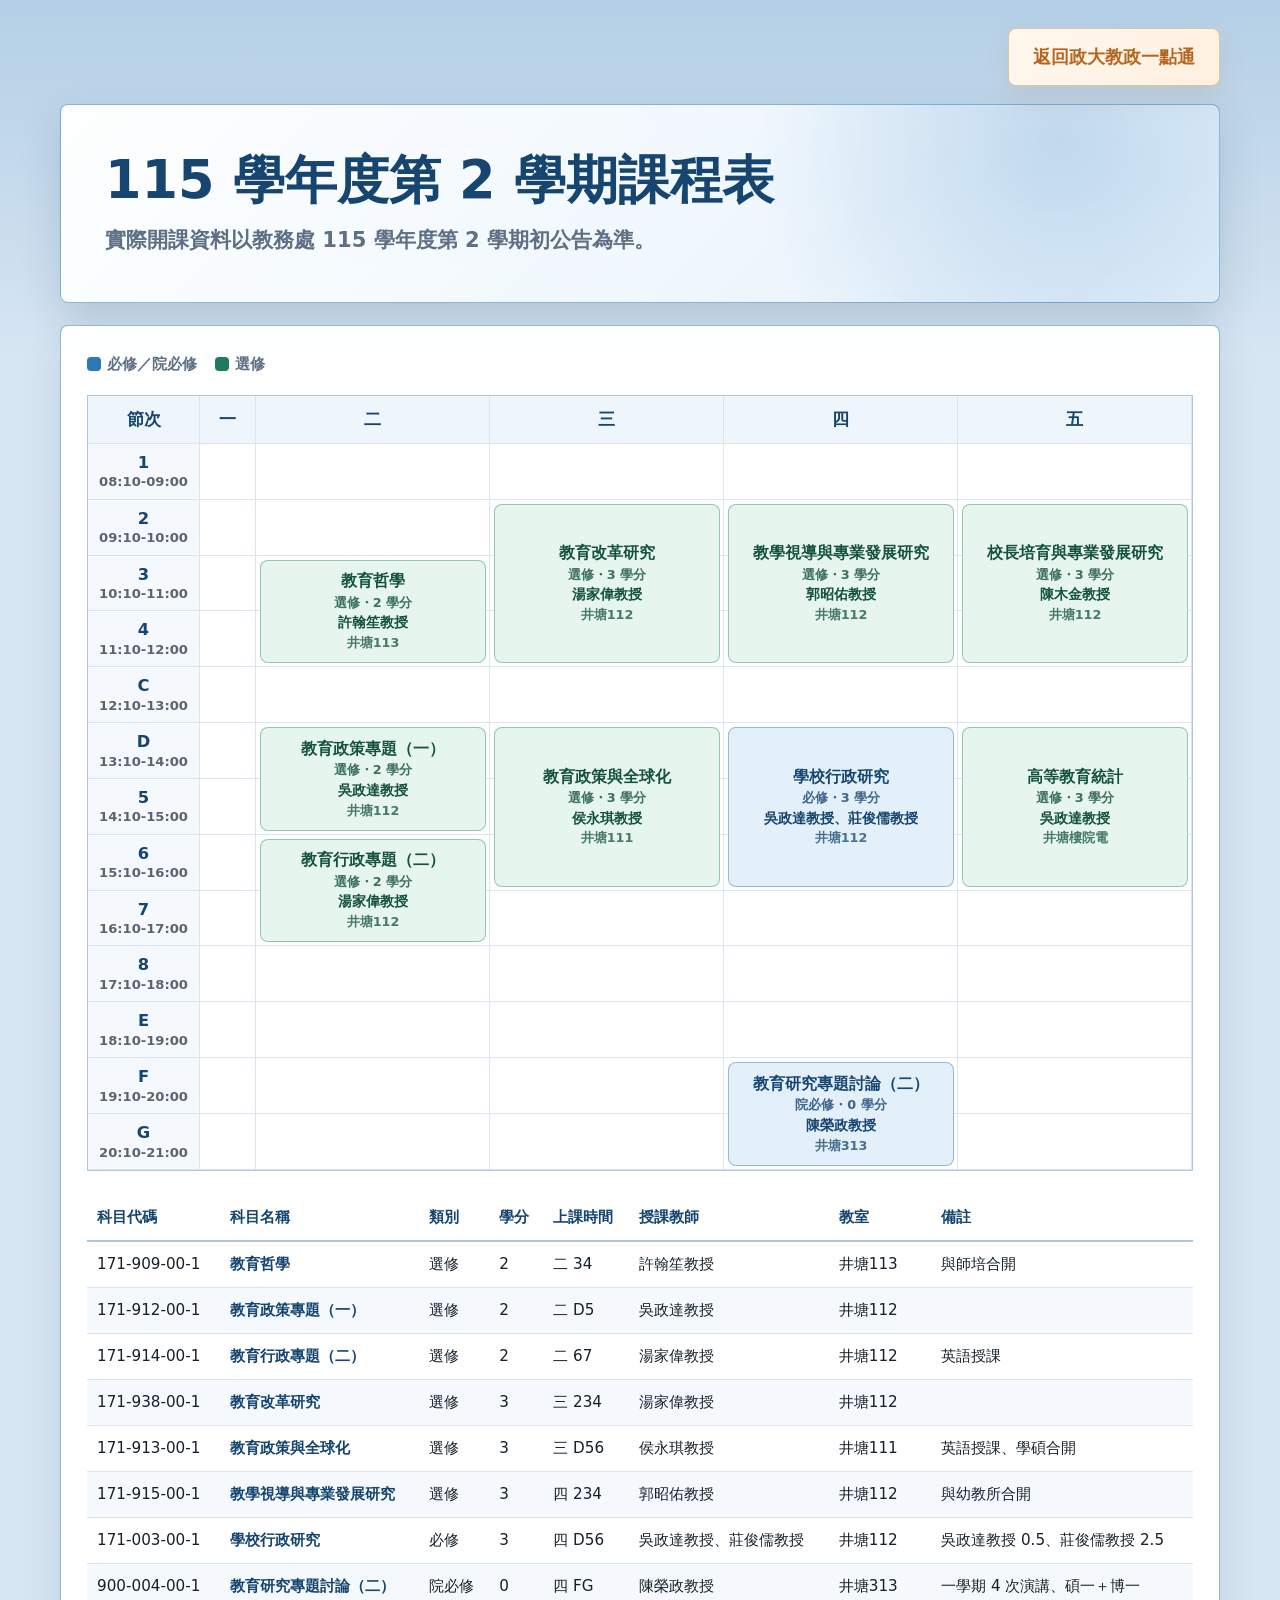
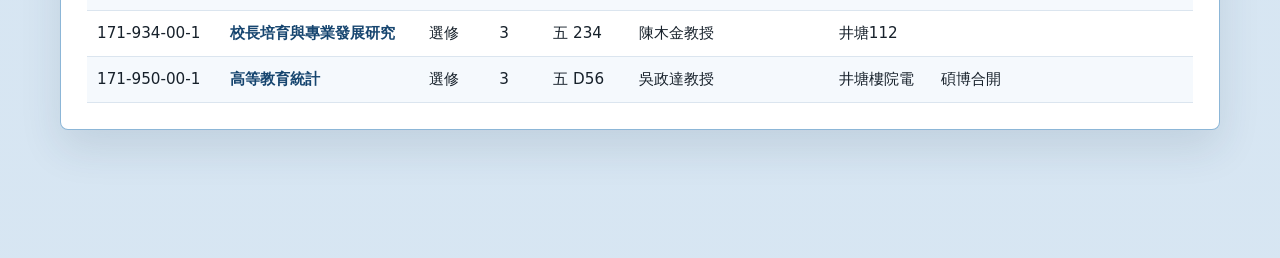
<file: course-registration.html>
﻿<!DOCTYPE html>
<html lang="zh-Hant">
<head>
  <meta charset="UTF-8">
  <meta name="viewport" content="width=device-width, initial-scale=1.0">
  <meta http-equiv="Content-Security-Policy" content="default-src 'self'; script-src 'self'; style-src 'self' 'unsafe-inline'; img-src 'self' data: blob:; font-src 'self' data:; media-src 'self' data:; connect-src 'self'; object-src 'none'; base-uri 'self'; form-action 'self'">
  <meta name="referrer" content="strict-origin-when-cross-origin">
  <title>115 學年度第 2 學期課程預選登記</title>
  <link rel="icon" type="image/svg+xml" href="css/favicon.svg">
  <link rel="icon" type="image/png" sizes="32x32" href="css/favicon-32.png">
  <link rel="apple-touch-icon" href="css/apple-touch-icon.png">
  <style>
    :root {
      --ink: #16456f;
      --text: #17212b;
      --muted: #5f7084;
      --line: #aec5dc;
      --surface: #ffffff;
      --soft: #e4eef7;
      --blue: #2b78b6;
      --blue-soft: #d3e9f8;
      --blue-pale: #eaf5fc;
      --action-bg: #d2e7f5;
      --action-bg-strong: #bcd8ec;
      --action-border: #6e9fc2;
      --action-text: #123d66;
      --green: #1f7a62;
      --green-soft: #d6efe5;
      --amber: #b7651e;
      --amber-soft: #fff0df;
      --red: #b7392f;
      --red-soft: #ffe8e5;
      --purple: #6a55a8;
      --purple-soft: #e4daf7;
      --shadow: 0 18px 42px rgba(34, 57, 86, 0.14);
      --radius: 8px;
    }

    * { box-sizing: border-box; }

    body {
      margin: 0;
      min-height: 100vh;
      padding-bottom: 72px;
      background:
        linear-gradient(180deg, rgba(43, 120, 182, 0.26), rgba(43, 120, 182, 0.07) 360px),
        var(--soft);
      color: var(--text);
      font-family: "Noto Sans TC", "Microsoft JhengHei", system-ui, -apple-system, BlinkMacSystemFont, "Segoe UI", sans-serif;
      line-height: 1.65;
    }

    button,
    input {
      font: inherit;
    }

    .wrap {
      width: min(1160px, calc(100% - 32px));
      margin: 0 auto;
      padding: 28px 0 56px;
    }

    .topbar {
      display: flex;
      justify-content: flex-end;
      margin-bottom: 18px;
    }

    .home-link {
      display: inline-flex;
      align-items: center;
      justify-content: center;
      min-height: 58px;
      padding: 12px 24px;
      border: 1px solid rgba(154, 90, 21, 0.32);
      border-radius: var(--radius);
      background: linear-gradient(135deg, #fff8ef, var(--amber-soft));
      color: var(--amber);
      text-decoration: none;
      font-size: 1.12rem;
      font-weight: 820;
      white-space: nowrap;
      box-shadow: 0 12px 28px rgba(154, 90, 21, 0.1);
    }

    .hero,
    .student-card,
    .course-card,
    .submit-panel,
    .result-card {
      border: 1.6px solid rgba(43, 120, 182, 0.54);
      border-radius: var(--radius);
      background: rgba(255, 255, 255, 0.98);
      box-shadow: 0 18px 42px rgba(34, 57, 86, 0.17);
    }

    .hero {
      padding: clamp(26px, 4.2vw, 44px);
      margin-bottom: 22px;
      background:
        radial-gradient(circle at 86% 18%, rgba(43, 120, 182, 0.22), transparent 30%),
        linear-gradient(135deg, rgba(255, 255, 255, 0.98), rgba(229, 242, 252, 0.96));
    }

    .hero h1 {
      margin: 0 0 12px;
      color: var(--ink);
      font-size: clamp(2.15rem, 4.1vw, 3.35rem);
      line-height: 1.18;
      letter-spacing: 0;
      white-space: nowrap;
    }

    .hero p {
      margin: 0;
      color: var(--muted);
      font-size: clamp(1.12rem, 1.75vw, 1.32rem);
      font-weight: 800;
    }

    .student-card {
      display: grid;
      grid-template-columns: repeat(2, minmax(0, 1fr));
      gap: 20px;
      padding: 24px;
      margin-bottom: 28px;
    }

    .field label {
      display: block;
      margin-bottom: 8px;
      color: var(--ink);
      font-size: 1.18rem;
      font-weight: 820;
    }

    .field input {
      width: 100%;
      min-height: 62px;
      padding: 12px 16px;
      border: 1.4px solid #a9c3d9;
      border-radius: var(--radius);
      background: #ffffff;
      color: var(--text);
      font-size: 1.16rem;
      font-weight: 760;
    }

    .field input:focus {
      outline: 3px solid rgba(43, 120, 182, 0.18);
      border-color: rgba(43, 120, 182, 0.62);
    }

    .course-grid {
      display: grid;
      grid-template-columns: repeat(2, minmax(0, 1fr));
      gap: 16px;
    }

    .course-card {
      position: relative;
      display: grid;
      gap: 14px;
      min-height: 208px;
      padding: 22px 24px;
      overflow: hidden;
      box-shadow: 0 13px 30px rgba(37, 68, 103, 0.125);
    }

    .course-card.is-required {
      border-color: rgba(43, 120, 182, 0.6);
      background: linear-gradient(135deg, #ffffff, #e8f4fd);
    }

    .course-card.is-elective {
      border-color: rgba(31, 122, 98, 0.54);
      background: linear-gradient(135deg, #ffffff, #e8f8f1);
    }

    .course-main {
      display: grid;
      gap: 10px;
      padding-right: 144px;
    }

    .course-card h2 {
      margin: 0;
      color: var(--ink);
      font-size: 1.48rem;
      font-weight: 820;
      line-height: 1.35;
    }

    .teacher-badge {
      position: absolute;
      top: 20px;
      right: 20px;
      z-index: 1;
      max-width: 160px;
      padding: 6px 11px;
      border-radius: 999px;
      background: rgba(255, 255, 255, 0.88);
      color: var(--ink);
      font-size: 0.98rem;
      font-weight: 820;
      text-align: right;
      box-shadow: 0 8px 20px rgba(37, 68, 103, 0.08);
    }

    .course-meta {
      display: flex;
      flex-wrap: wrap;
      gap: 8px;
      color: var(--muted);
      font-size: 0.98rem;
      font-weight: 760;
    }

    .course-meta span {
      padding: 5px 10px;
      border-radius: 999px;
      background: var(--blue-pale);
      box-shadow: inset 0 0 0 1px rgba(43, 120, 182, 0.06);
    }

    .course-type {
      color: var(--blue);
      background: var(--blue-soft) !important;
    }

    .course-card.is-elective .course-type {
      color: var(--green);
      background: var(--green-soft) !important;
    }

    .choice-row {
      display: grid;
      grid-template-columns: repeat(3, minmax(0, 1fr));
      gap: 10px;
      align-self: end;
    }

    .choice-button {
      min-height: 56px;
      border: 1.75px solid #9fbdd6;
      border-radius: var(--radius);
      background: #ffffff;
      color: var(--ink);
      font-size: 1.02rem;
      font-weight: 800;
      cursor: pointer;
      transition: transform 0.18s ease, border-color 0.18s ease, background 0.18s ease, box-shadow 0.18s ease;
    }

    .choice-button:hover,
    .choice-button:focus-visible {
      transform: translateY(-1px);
      border-color: rgba(43, 120, 182, 0.54);
      outline: none;
    }

    .choice-button.is-selected {
      transform: translateY(-1px);
      box-shadow: 0 10px 20px rgba(37, 68, 103, 0.16);
    }

    .choice-button.is-selected[data-choice="yes"] {
      background: linear-gradient(135deg, var(--green), #17634f);
      border-color: #1b624d;
      color: #fff;
    }

    .choice-button.is-selected[data-choice="maybe"] {
      background: linear-gradient(135deg, var(--amber-soft), #ffd79b);
      border-color: #c7771f;
      color: #7a430b;
    }

    .choice-button.is-selected[data-choice="no"] {
      background: linear-gradient(135deg, var(--red-soft), #ffd8d3);
      border-color: #d14b3f;
      color: #8f1f16;
    }

    .submit-panel {
      position: sticky;
      bottom: 18px;
      z-index: 20;
      width: 100%;
      display: grid;
      grid-template-columns: minmax(0, 1fr) auto;
      gap: 14px;
      align-items: center;
      margin: 22px 0 0;
      padding: 13px 16px;
      background: rgba(255, 255, 255, 0.98);
      backdrop-filter: blur(14px);
      box-shadow: 0 13px 30px rgba(34, 57, 86, 0.15);
    }

    .summary-pills {
      display: flex;
      flex-wrap: wrap;
      gap: 8px;
      color: var(--ink);
      font-weight: 820;
    }

    .summary-pills span {
      padding: 7px 11px;
      border-radius: 999px;
      background: var(--blue-soft);
    }

    .submit-button,
    .edit-button {
      min-height: 50px;
      border: 1.6px solid var(--action-border);
      border-radius: var(--radius);
      background: linear-gradient(135deg, #f9fdff, var(--action-bg));
      color: var(--action-text);
      padding: 9px 24px;
      font-weight: 820;
      cursor: pointer;
      box-shadow: 0 12px 24px rgba(43, 120, 182, 0.12);
    }

    .submit-button:hover,
    .edit-button:hover {
      border-color: #7aa9ca;
      background: linear-gradient(135deg, #f4fbff, var(--action-bg-strong));
    }

    .submit-button:disabled {
      cursor: not-allowed;
      opacity: 0.55;
      box-shadow: none;
    }

    .message {
      min-height: 24px;
      margin: 12px 0 0;
      color: var(--red);
      font-weight: 820;
    }

    .result-card {
      margin-top: 22px;
      padding: 22px;
    }

    .result-card.hidden {
      display: none;
    }

    .result-head {
      display: grid;
      grid-template-columns: auto minmax(0, 1fr) auto;
      align-items: center;
      gap: 14px;
      margin-bottom: 16px;
      text-align: left;
    }

    .check-mark {
      display: grid;
      place-items: center;
      width: 46px;
      height: 46px;
      border-radius: 999px;
      background: var(--green);
      color: #fff;
      font-size: 1.7rem;
      font-weight: 820;
    }

    .result-head h2 {
      margin: 0;
      color: var(--ink);
      font-size: clamp(1.38rem, 2.2vw, 1.86rem);
    }

    .result-head p {
      margin: 0;
      color: var(--muted);
      font-weight: 720;
    }

    .result-summary {
      display: grid;
      grid-template-columns: minmax(0, 1fr) minmax(260px, 0.7fr);
      gap: 14px;
      align-items: center;
      margin: 14px 0 0;
      padding-top: 14px;
      border-top: 1.4px solid rgba(43, 120, 182, 0.18);
    }

    .overlap-warning {
      display: grid;
      gap: 8px;
      margin: 0 0 18px;
      padding: 16px 18px;
      border: 1.6px solid rgba(183, 101, 30, 0.56);
      border-left: 7px solid var(--amber);
      border-radius: var(--radius);
      background: linear-gradient(135deg, #fff4e5, #fffdf8);
      color: #7a430b;
      font-weight: 780;
    }

    .overlap-warning.hidden {
      display: none;
    }

    .overlap-warning strong {
      color: var(--amber);
      font-size: 1.12rem;
    }

    .overlap-warning ul {
      margin: 0;
      padding-left: 1.2em;
      color: var(--muted);
      font-weight: 720;
    }

    .schedule-view-toggle {
      display: none;
    }

    .compact-schedule-panel {
      display: none;
    }

    .schedule-wrap {
      overflow-x: auto;
      padding-bottom: 6px;
      -webkit-overflow-scrolling: touch;
      overscroll-behavior-inline: contain;
    }

    .schedule-grid {
      display: grid;
      min-width: 900px;
      grid-template-columns: 118px repeat(5, minmax(136px, 1fr));
      grid-template-rows: 52px repeat(13, 76px);
      border: 1.6px solid #afa392;
      background: #fff;
    }

    .cell,
    .day-head,
    .period-cell {
      border-right: 1px solid #d3cbbd;
      border-bottom: 1px solid #d3cbbd;
      padding: 8px;
    }

    .day-head {
      display: grid;
      place-items: center;
      background: #f7efd8;
      color: var(--ink);
      font-weight: 820;
      font-size: 1.08rem;
    }

    .period-cell {
      display: grid;
      place-items: center;
      background: #fff3dc;
      color: #5d6470;
      font-size: 0.9rem;
      font-weight: 720;
      text-align: center;
      line-height: 1.32;
    }

    .period-cell strong {
      display: block;
      color: var(--ink);
      font-size: 1.02rem;
    }

    .course-block {
      position: relative;
      z-index: 2;
      display: grid;
      align-content: center;
      justify-items: center;
      gap: 8px;
      margin: 4px;
      width: calc(var(--lane-width, 100%) - 8px);
      left: var(--lane-left, 0);
      padding: 10px 8px;
      border-radius: 6px;
      background: linear-gradient(135deg, #3a86b8, #23699f);
      color: #fff;
      text-align: center;
      font-weight: 820;
      font-size: 0.94rem;
      line-height: 1.25;
      overflow: hidden;
    }

    .course-block.is-maybe {
      border: 2px dashed var(--blue);
      background: #e1f0fa;
      color: var(--ink);
    }

    .course-block .course-name {
      color: inherit;
      font-size: 1em;
      font-weight: 900;
      letter-spacing: 0;
    }

    .course-block .teacher {
      display: inline-flex;
      align-items: center;
      justify-content: center;
      max-width: 100%;
      padding: 3px 8px;
      border-radius: 999px;
      background: rgba(255, 255, 255, 0.18);
      color: rgba(255, 255, 255, 0.92);
      font-size: 0.86rem;
      font-weight: 850;
      line-height: 1.25;
    }

    .course-block.is-maybe .teacher {
      background: rgba(43, 120, 182, 0.11);
      color: #4f6d83;
    }

    .compact-schedule-card {
      border: 1.6px solid #afa392;
      background: #ffffff;
      overflow: hidden;
    }

    .compact-schedule-title {
      display: grid;
      gap: 2px;
      padding: 9px 10px;
      border-bottom: 1px solid #d3cbbd;
      background: linear-gradient(135deg, #fff9ef, #f7efd8);
      color: var(--ink);
      text-align: center;
      font-weight: 900;
      line-height: 1.25;
    }

    .compact-schedule-title span {
      color: var(--muted);
      font-size: 0.78rem;
      font-weight: 780;
    }

    .compact-schedule-note {
      color: #7a430b !important;
      font-size: 0.72rem !important;
      font-weight: 820 !important;
    }

    .compact-schedule-grid {
      display: grid;
      grid-template-columns: 38px repeat(5, minmax(0, 1fr));
      grid-template-rows: 30px repeat(12, 42px);
      background: #ffffff;
    }

    .compact-cell,
    .compact-day-head,
    .compact-period-cell {
      min-width: 0;
      border-right: 1px solid #d3cbbd;
      border-bottom: 1px solid #d3cbbd;
    }

    .compact-day-head,
    .compact-period-cell {
      display: grid;
      place-items: center;
      color: var(--ink);
      font-weight: 900;
      text-align: center;
    }

    .compact-day-head {
      background: #f7efd8;
      font-size: 0.84rem;
    }

    .compact-period-cell {
      background: #fff3dc;
      color: #576370;
      font-size: 0.66rem;
      line-height: 1.08;
    }

    .compact-period-cell strong {
      display: block;
      color: var(--ink);
      font-size: 0.78rem;
    }

    .compact-course-block {
      position: relative;
      z-index: 2;
      display: grid;
      align-content: center;
      justify-items: center;
      gap: 2px;
      margin: 2px;
      width: calc(var(--lane-width, 100%) - 4px);
      left: var(--lane-left, 0);
      padding: 4px 3px;
      border-radius: 5px;
      background: linear-gradient(135deg, #3a86b8, #23699f);
      color: #ffffff;
      text-align: center;
      line-height: 1.12;
      overflow: hidden;
    }

    .compact-course-block.is-maybe {
      border: 1.5px dashed var(--blue);
      background: #e1f0fa;
      color: var(--ink);
    }

    .compact-course-name {
      max-width: 100%;
      font-size: 0.62rem;
      font-weight: 950;
      letter-spacing: 0;
    }

    .compact-course-teacher {
      max-width: 100%;
      color: rgba(255, 255, 255, 0.92);
      font-size: 0.56rem;
      font-weight: 820;
    }

    .compact-course-block.is-maybe .compact-course-teacher {
      color: #4f6d83;
    }

    .compact-schedule-grid.is-empty {
      display: block;
      min-height: 96px;
    }

    .compact-empty {
      display: grid;
      place-items: center;
      min-height: 96px;
      padding: 14px;
      border-bottom: 1px solid #d3cbbd;
      color: var(--muted);
      font-size: 0.86rem;
      font-weight: 820;
      text-align: center;
    }

    .legend {
      display: flex;
      flex-wrap: wrap;
      gap: 14px;
      align-items: center;
      margin: 0;
      color: var(--muted);
      font-weight: 820;
    }

    .legend span {
      display: inline-flex;
      align-items: center;
      gap: 8px;
    }

    .legend i {
      width: 18px;
      height: 18px;
      border-radius: 4px;
      background: var(--blue);
    }

    .legend .maybe i {
      border: 2px dashed var(--blue);
      background: #e8f3fc;
    }

    .credit-card {
      display: grid;
      grid-template-columns: repeat(2, minmax(0, 1fr));
      gap: 10px;
      margin: 0;
      padding: 0;
      border-radius: var(--radius);
      background: transparent;
      color: var(--text);
    }

    .credit-card span {
      color: var(--muted);
      font-weight: 850;
    }

    .credit-card strong {
      display: block;
      color: var(--ink);
      font-size: 1.34rem;
      line-height: 1.1;
    }

    .edit-button {
      width: auto;
      min-width: 148px;
      background: linear-gradient(135deg, #f8fcff, var(--blue-soft));
      color: var(--blue);
      border: 1.8px solid rgba(43, 120, 182, 0.56);
      box-shadow: 0 12px 24px rgba(31, 111, 178, 0.12);
    }

    @media (max-width: 760px) {
      body { padding-bottom: 132px; }
      body.is-result-view { padding-bottom: 20px; }
      .wrap { width: min(100% - 20px, 1120px); padding-top: 16px; }
      .topbar { justify-content: stretch; }
      .home-link { width: 100%; }
      .hero { padding: 24px 20px; }
      .hero h1 {
        white-space: normal;
        font-size: clamp(2rem, 8vw, 2.8rem);
      }
      .student-card {
        padding: 20px;
        gap: 16px;
      }
      .student-card,
      .course-grid,
      .submit-panel,
      .credit-card {
        grid-template-columns: 1fr;
      }
      .course-grid { gap: 14px; }
      .course-card {
        min-height: auto;
        padding: 20px;
        gap: 14px;
      }
      .course-main {
        padding-right: 0;
        padding-top: 0;
      }
      .teacher-badge {
        position: static;
        justify-self: start;
        max-width: 100%;
        text-align: left;
      }
      .choice-row {
        grid-template-columns: repeat(3, minmax(0, 1fr));
        gap: 8px;
      }
      .choice-button {
        min-height: 52px;
        padding: 8px 6px;
        font-size: 0.98rem;
      }
      .submit-panel {
        position: fixed;
        left: 0;
        right: 0;
        bottom: 0;
        z-index: 8;
        width: 100%;
        transform: none;
        margin: 0;
        padding: 10px 12px 12px;
        border-right: 0;
        border-left: 0;
        border-radius: 0;
        box-shadow: 0 -12px 30px rgba(34, 57, 86, 0.14);
      }
      body.is-result-view .submit-panel {
        display: none;
      }
      .summary-pills {
        display: grid;
        grid-template-columns: repeat(3, minmax(0, 1fr));
        gap: 6px;
        font-size: 0.86rem;
      }
      .summary-pills span {
        display: flex;
        align-items: center;
        justify-content: center;
        min-height: 34px;
        padding: 5px 6px;
        text-align: center;
      }
      .message {
        min-height: 18px;
        margin-top: 6px;
        font-size: 0.9rem;
      }
      .submit-button {
        width: 100%;
        min-height: 46px;
      }
      .result-head {
        grid-template-columns: auto minmax(0, 1fr);
      }
      .result-head .edit-button {
        grid-column: 1 / -1;
        width: 100%;
      }
      .schedule-view-toggle {
        display: none;
      }
      .schedule-view-button {
        min-height: 42px;
        border: 1.5px solid rgba(43, 120, 182, 0.42);
        border-radius: var(--radius);
        background: #ffffff;
        color: var(--ink);
        font-weight: 860;
      }
      .schedule-view-button.is-active {
        border-color: rgba(43, 120, 182, 0.68);
        background: var(--blue-soft);
        color: var(--action-text);
        box-shadow: inset 0 0 0 1px rgba(43, 120, 182, 0.12);
      }
      .result-card .compact-schedule-panel {
        display: block;
      }
      .result-card .schedule-wrap {
        display: none;
      }
      .result-summary {
        grid-template-columns: 1fr;
      }
      .schedule-wrap {
        margin: 0 -10px;
        padding: 0 10px 8px;
      }
      .schedule-grid {
        min-width: 720px;
        grid-template-columns: 104px repeat(5, minmax(112px, 1fr));
        grid-template-rows: 50px repeat(12, 64px);
      }
      .course-block {
        padding: 8px 6px;
        font-size: 0.88rem;
      }
    }
    /* ---- 唯讀課表（不在預選期間） ---- */
    .hidden { display: none !important; }
    html.reg-closed .student-card,
    html.reg-closed #courseGrid,
    html.reg-closed .submit-panel,
    html.reg-closed #resultCard { display: none !important; }
    /* 課表模式：標題與說明等 js 換成課表版本再顯示，避免先閃一下「課程預選登記」 */
    html.reg-closed body:not(.is-timetable-view) .hero h1,
    html.reg-closed body:not(.is-timetable-view) .hero p { visibility: hidden; }
    body.is-timetable-view .student-card,
    body.is-timetable-view #courseGrid,
    body.is-timetable-view .submit-panel,
    body.is-timetable-view #resultCard { display: none !important; }
    .timetable-view {
      display: grid;
      gap: 18px;
      padding: clamp(18px, 2.4vw, 26px);
      border: 1.6px solid rgba(43, 120, 182, 0.54);
      border-radius: var(--radius);
      background: rgba(255, 255, 255, 0.98);
      box-shadow: 0 18px 42px rgba(34, 57, 86, 0.12);
    }
    .timetable-legend { display: flex; gap: 18px; color: var(--muted); font-weight: 760; font-size: 0.95rem; }
    .timetable-legend span { display: inline-flex; align-items: center; gap: 6px; }
    .timetable-legend i { width: 14px; height: 14px; border-radius: 4px; }
    .timetable-legend .is-required i { background: var(--blue); }
    .timetable-legend .is-elective i { background: var(--green); }
    .timetable-grid {
      grid-template-columns: 112px 56px repeat(4, minmax(150px, 1fr));
      min-width: 860px;
      border-color: var(--line);
    }
    .timetable-grid .cell, .timetable-grid .day-head, .timetable-grid .period-cell { border-color: #dbe5ef; }
    .timetable-grid .day-head { background: #eef5fb; }
    .timetable-grid .period-cell { background: #f5f9fd; font-size: 0.82rem; }
    .tt-block {
      position: relative;
      z-index: 2;
      display: grid;
      align-content: center;
      justify-items: center;
      gap: 3px;
      margin: 4px;
      width: calc(var(--lane-width, 100%) - 8px);
      left: var(--lane-left, 0);
      padding: 8px 8px;
      border-radius: 8px;
      border: 1px solid;
      text-align: center;
      line-height: 1.3;
      overflow: hidden;
    }
    .tt-block.is-required { background: #e3f0fa; border-color: rgba(43, 120, 182, 0.45); color: var(--ink); }
    .tt-block.is-elective { background: #e6f5ee; border-color: rgba(31, 122, 98, 0.4); color: #14513f; }
    .tt-block strong { font-size: 0.98rem; font-weight: 900; }
    .tt-meta { font-size: 0.8rem; font-weight: 760; opacity: 0.8; }
    .tt-teacher { font-size: 0.86rem; font-weight: 820; }
    .tt-room { font-size: 0.8rem; font-weight: 700; opacity: 0.75; }
    .timetable-table-wrap { overflow-x: auto; }
    .timetable-table { width: 100%; min-width: 860px; border-collapse: collapse; font-size: 0.95rem; }
    .timetable-table th {
      padding: 10px 10px;
      border-bottom: 2px solid var(--line);
      color: var(--ink);
      text-align: left;
      white-space: nowrap;
    }
    .timetable-table td { padding: 10px; border-bottom: 1px solid #dbe5ef; vertical-align: top; }
    .timetable-table tbody tr:nth-child(even) { background: #f5f9fd; }
    .timetable-table td:first-child, .timetable-table td:nth-child(4), .timetable-table td:nth-child(5) { white-space: nowrap; }
    .timetable-table .tt-name { font-weight: 820; color: var(--ink); }

    /* 手機（≤ 760px）課程表：改成依星期分組的清單，一門一張卡；電腦維持格線課表與科目表（2026-11-14） */
    .day-list { display: none; }
    .day-group h3 {
      display: flex;
      align-items: baseline;
      gap: 8px;
      margin: 0 0 8px;
      color: var(--blue-dark, #174a7c);
      font-size: 1.08rem;
    }
    .day-group h3 small { color: var(--muted, #5c6f86); font-size: 0.86rem; font-weight: 700; }
    .day-course {
      display: grid;
      grid-template-columns: 58px minmax(0, 1fr);
      gap: 12px;
      align-items: center;
      margin-bottom: 8px;
      padding: 12px 14px;
      border: 1px solid rgba(31, 122, 90, 0.35);
      border-left: 5px solid #1f7a5a;
      border-radius: 12px;
      background: linear-gradient(135deg, #ffffff, #eef8f3);
    }
    .day-course.is-required {
      border-color: rgba(43, 120, 182, 0.45);
      border-left-color: var(--blue, #2b78b6);
      background: linear-gradient(135deg, #ffffff, #e8f4fd);
    }
    .day-time { color: var(--blue-dark, #174a7c); font-size: 0.95rem; font-weight: 800; line-height: 1.3; text-align: center; }
    .day-time span { display: block; color: var(--muted, #5c6f86); font-size: 0.8rem; }
    .day-name { margin: 0 0 4px; color: var(--ink, #163450); font-size: 1.05rem; font-weight: 800; line-height: 1.35; }
    .day-meta { margin: 0; color: #4a5d73; font-size: 0.9rem; font-weight: 600; line-height: 1.55; }
    .day-chip {
      display: inline-block;
      margin-right: 6px;
      padding: 0 8px;
      border-radius: 999px;
      background: #d9efe5;
      color: #1f6b50;
      font-size: 0.84rem;
      font-weight: 800;
    }
    .day-course.is-required .day-chip { background: #d6e8f7; color: #1f5f99; }
    .day-note { margin: 4px 0 0; color: var(--muted, #5c6f86); font-size: 0.86rem; font-weight: 700; }
    @media (max-width: 760px) {
      .day-list { display: grid; gap: 18px; }
      #timetableView .timetable-legend,
      #timetableView .schedule-wrap,
      #timetableView .timetable-table-wrap { display: none; }
    }
  </style>
  <script src="data/course-window.js"></script>
</head>
<body>
  <div class="wrap">
    <div class="topbar">
      <a class="home-link" href="index.html">返回政大教政一點通</a>
    </div>

    <section class="hero">
      <h1 id="registrationTitle">115 學年度第 2 學期課程預選登記</h1>
      <p>請為每門課程選擇修課意願，送出後即可查看預排課表。</p>
    </section>

    <section class="student-card" aria-label="學生資料">
      <div class="field">
        <label for="studentId">學號</label>
        <input id="studentId" inputmode="numeric" autocomplete="off" placeholder="例如：112171000">
      </div>
      <div class="field">
        <label for="studentName">姓名</label>
        <input id="studentName" autocomplete="name" placeholder="例如：王小明">
      </div>
    </section>

    <section class="course-grid" id="courseGrid" aria-label="課程列表"></section>

    <section class="submit-panel">
      <div>
        <div class="summary-pills">
          <span id="answeredCount">已選 0 / 10 門</span>
          <span id="yesCredits">會修 0 學分</span>
          <span id="maybeCredits">含考慮中 0 學分</span>
        </div>
        <p class="message" id="message" aria-live="polite"></p>
      </div>
      <button class="submit-button" id="submitButton" type="button">送出並查看預排課表</button>
    </section>

    <section class="result-card hidden" id="resultCard" aria-live="polite">
      <div class="result-head">
        <div class="check-mark">✓</div>
        <div>
          <h2>已成功送出</h2>
          <p id="resultLead"></p>
        </div>
        <button class="edit-button" id="editButton" type="button">修改我的選課</button>
      </div>

      <div class="overlap-warning hidden" id="overlapWarning" role="status" aria-live="polite"></div>

      <div class="schedule-view-toggle" aria-label="課表顯示方式">
        <button class="schedule-view-button is-active" type="button" data-schedule-view="compact">截圖版課表</button>
        <button class="schedule-view-button" type="button" data-schedule-view="detail">詳細版課表</button>
      </div>

      <section class="compact-schedule-panel" aria-label="截圖版週課表">
        <div class="compact-schedule-card">
          <div class="compact-schedule-title">
            <strong>115 學年度第 2 學期預排課表</strong>
            <span id="compactScheduleStudent"></span>
            <span class="compact-schedule-note">僅顯示已排入課程的日期，方便手機截圖。</span>
          </div>
          <div class="compact-schedule-grid" id="compactScheduleGrid"></div>
        </div>
      </section>

      <div class="schedule-wrap">
        <div class="schedule-grid" id="scheduleGrid"></div>
      </div>
      <div class="result-summary">
        <div class="legend">
          <span><i></i>會修（確定）</span>
          <span class="maybe"><i></i>考慮中</span>
        </div>
        <div class="credit-card">
          <div><span>確定修課</span><strong id="finalYesCredits">0 學分</strong></div>
          <div><span>加上考慮中</span><strong id="finalMaybeCredits">0 學分</strong></div>
        </div>
      </div>
    </section>

    <section class="timetable-view hidden" id="timetableView" aria-label="課程表">
      <div class="timetable-legend" aria-hidden="true">
        <span class="is-required"><i></i>必修／院必修</span>
        <span class="is-elective"><i></i>選修</span>
      </div>
      <div class="schedule-wrap">
        <div class="schedule-grid timetable-grid" id="timetableGrid"></div>
      </div>
      <div class="day-list" id="timetableDayList" aria-label="依星期排列的課程"></div>
      <div class="timetable-table-wrap">
        <table class="timetable-table">
          <thead>
            <tr><th>科目代碼</th><th>科目名稱</th><th>類別</th><th>學分</th><th>上課時間</th><th>授課教師</th><th>教室</th><th>備註</th></tr>
          </thead>
          <tbody id="timetableList"></tbody>
        </table>
      </div>
    </section>
  </div>

  <script src="js/guard.js"></script>
  <script src="js/course-registration.js"></script>
</body>
</html>
</file>
<file: css/tokens.css>
:root {
      color-scheme: light;
      /* 背景沿用舊版的淡藍；格子、邊框、陰影為 3.0 版 */
      --bg: #e4eef7;
      --surface: #ffffff;
      --soft: #f5f8fc;
      --ink: #14202c;
      --muted: #5b6b7e;
      --line: #c4d3e2;
      --line-soft: #dbe5ef;
      --blue: #2470ad;
      --blue-dark: #143f66;
      --blue-soft: #d6e9f8;
      --blue-panel: #e6f2fc;
      --action-bg: #dcecf8;
      --action-bg-strong: #c6def1;
      --action-border: #3f84b9;
      --action-text: #10385e;
      --action-shadow: rgba(31, 100, 160, 0.18);
      --indigo: #6650a6;
      --indigo-soft: #e6ddf8;
      --warm: #a95c17;
      --warm-soft: #ffeedb;
      --warm-panel: #fff4e5;
      --done: #1b7359;
      --done-soft: #d5eee3;
      --danger: #b2352b;
      --danger-soft: #ffe2de;

      /* 陰影分三層：貼地、浮起、彈窗；顏色一律用帶藍的深灰，不用純黑 */
      --shadow-xs: 0 1px 2px rgba(20, 40, 66, 0.06);
      --shadow-sm: 0 1px 2px rgba(20, 40, 66, 0.05), 0 4px 12px rgba(20, 40, 66, 0.06);
      --shadow-md: 0 2px 4px rgba(20, 40, 66, 0.05), 0 12px 28px rgba(20, 40, 66, 0.09);
      --shadow-lg: 0 4px 10px rgba(20, 40, 66, 0.06), 0 24px 56px rgba(20, 40, 66, 0.16);
      --shadow: var(--shadow-lg);
      --shadow-focus: 0 0 0 3px rgba(36, 112, 173, 0.28);
      --shadow-current: 0 0 0 4px rgba(36, 112, 173, 0.12), 0 14px 34px rgba(20, 60, 100, 0.13);

      /* 圓角與動態 */
      --radius-lg: 16px;
      --radius: 12px;
      --radius-sm: 8px;
      --ease: cubic-bezier(0.2, 0.7, 0.2, 1);
    }
</file>
<file: css/style.css>
* { box-sizing: border-box; }

    body {
      margin: 0;
      min-height: calc(100vh / var(--z, 1));
      font-family: "Noto Sans TC", "Microsoft JhengHei", Arial, sans-serif;
      background:
        linear-gradient(180deg, rgba(43, 120, 182, 0.26), rgba(43, 120, 182, 0.07) 340px),
        var(--bg);
      color: var(--ink);
      -webkit-font-smoothing: antialiased;
      text-rendering: optimizeLegibility;
    }

    body::before {
      content: "";
      position: fixed;
      inset: 0 0 auto;
      height: 6px;
      background: linear-gradient(90deg, var(--blue-dark), var(--blue), var(--indigo));
      z-index: 10;
      pointer-events: none;
    }

    button, input { font: inherit; }

    /* 鍵盤操作時統一的焦點外框 */
    :where(a, button, input, select, textarea, summary, [tabindex]):focus-visible {
      outline: none;
      box-shadow: var(--shadow-focus);
    }

    ::selection {
      background: rgba(36, 112, 173, 0.2);
    }

    .step-card,
    .document-item,
    .documents-done-gate,
    .qualification-card,
    .qualification-question,
    .qualification-result {
      scroll-margin-top: 22px;
      scroll-margin-bottom: 22px;
    }

    @media (prefers-reduced-motion: reduce) {
      *,
      *::before,
      *::after {
        scroll-behavior: auto !important;
        animation-duration: 0.01ms !important;
        animation-iteration-count: 1 !important;
        transition-duration: 0.01ms !important;
      }
    }

    .wrap {
      max-width: 1320px;
      margin: 0 auto;
      padding: 28px 24px 42px;
    }

    .home-mark {
      position: relative;
      display: inline-grid;
      place-items: center;
      width: fit-content;
      min-width: 132px;
      min-height: 36px;
      margin: 0 0 8px;
      padding: 5px 16px 7px;
      border: 1px solid rgba(95, 78, 161, 0.2);
      border-radius: 999px;
      background: linear-gradient(135deg, rgba(232, 242, 253, 0.96), rgba(244, 237, 255, 0.96));
      box-shadow: var(--shadow-xs);
      color: #5f4ea1;
      font-family: "Trebuchet MS", "Arial Rounded MT Bold", "Noto Sans TC", sans-serif;
      font-size: clamp(1.08rem, 2.35vw, 1.55rem);
      font-style: italic;
      font-weight: 900;
      line-height: 1;
      letter-spacing: 0;
      user-select: none;
    }

    .home-mark::before {
      content: "";
      position: absolute;
      inset: -1px;
      z-index: -1;
      border-radius: inherit;
      background: linear-gradient(135deg, rgba(31, 111, 178, 0.2), rgba(143, 91, 184, 0.22));
    }

    body.workflow-open .home-mark,
    body.workflow-open .brand-tagline {
      display: none;
    }

    header {
      display: grid;
      grid-template-columns: minmax(0, 1fr);
      align-items: start;
      gap: 16px;
    }

    .brand-lockup {
      display: grid;
      gap: 14px;
      min-width: 0;
    }

    .brand-title-row {
      display: grid;
      grid-template-columns: max-content;
      align-items: end;
      gap: 0;
      min-width: 0;
    }

    header h1 {
      min-width: 0;
      margin: 0;
      color: #1d2d54;
      background: linear-gradient(92deg, #1d2d54 0%, #6a4d9f 45%, #0f6f8c 100%);
      -webkit-background-clip: text;
      background-clip: text;
      -webkit-text-fill-color: transparent;
      filter: drop-shadow(0 6px 14px rgba(31, 45, 84, 0.12));
      font-family: "Arial Rounded MT Bold", "Trebuchet MS", "Noto Sans TC", "Microsoft JhengHei", sans-serif;
      font-size: clamp(2.4rem, 4.35vw, 3.85rem);
      line-height: 1.05;
      letter-spacing: 0;
      white-space: nowrap;
    }

    .brand-tagline {
      max-width: 760px;
      margin: 0;
      padding: 0;
      border: 0;
      background: transparent;
      color: #708093;
      font-size: clamp(0.88rem, 1.2vw, 0.98rem);
      font-weight: 800;
      line-height: 1.58;
      box-shadow: none;
    }

    .brand-tagline span {
      display: block;
    }

    .brand-tagline .tagline-lead {
      color: #5d7086;
      font-size: clamp(0.92rem, 1.28vw, 1.02rem);
      font-weight: 900;
    }

    .header-back-button {
      display: none;
      flex: 0 0 auto;
      margin-bottom: 6px;
    }

    .header-back-button[hidden] {
      display: none !important;
    }

    body.workflow-open .header-back-button:not([hidden]) {
      display: inline-flex;
    }

    body.workflow-open header {
      grid-template-columns: minmax(0, 1fr) auto;
      align-items: end;
    }

    body.workflow-open .brand-lockup {
      grid-column: 1;
    }

    body.workflow-open .header-back-button {
      grid-column: 2;
      justify-self: end;
    }

    .intro {
      display: grid;
      gap: 12px;
      padding-top: 36px;
    }

    .home-bottom-row {
      position: fixed;
      left: 22px;
      right: 22px;
      bottom: 18px;
      z-index: 12;
      display: flex;
      align-items: end;
      gap: clamp(16px, 2vw, 28px);
      pointer-events: none;
    }

    .mode-grid {
      display: grid;
      grid-template-columns: repeat(3, minmax(0, 1fr));
      gap: 18px 34px;
      align-items: stretch;
    }

    .mode-card[data-mode="proposal"] {
      grid-column: 1;
      grid-row: 1;
    }

    .mode-card[data-mode="defense"] {
      grid-column: 2;
      grid-row: 1;
    }

    .mode-card {
      position: relative;
      display: grid;
      grid-template-rows: auto minmax(72px, 1fr) auto;
      align-items: start;
      align-content: stretch;
      row-gap: 8px;
      min-height: 186px;
      padding: 34px 28px 58px;
      text-align: left;
      border: 1px solid var(--line-soft);
      border-radius: var(--radius-lg);
      background: var(--surface);
      color: var(--ink);
      box-shadow: inset 0 4px 0 var(--blue), var(--shadow-md);
      cursor: pointer;
      transition: transform 220ms var(--ease), border-color 220ms var(--ease), box-shadow 220ms var(--ease);
    }

    .mode-card-head {
      display: contents;
    }

    .home-sequence {
      position: absolute;
      left: 0;
      top: 0;
      transform: translate(-50%, -50%);
      z-index: 2;
      display: grid;
      place-items: center;
      width: 46px;
      height: 46px;
      border: 3px solid var(--bg);
      border-radius: 999px;
      background: var(--blue);
      color: #ffffff;
      font-size: 1.12rem;
      font-weight: 800;
      box-shadow: var(--shadow-sm);
    }

    .mode-card::after {
      content: "";
      position: absolute;
      right: 22px;
      top: 22px;
      width: 38px;
      height: 38px;
      border-radius: 999px;
      background: var(--blue-soft);
      box-shadow: inset 0 0 0 10px rgba(255, 255, 255, 0.75);
      opacity: 0;
    }

    .mode-card:hover, .mode-card:focus-visible {
      transform: translateY(-4px);
      border-color: var(--line);
      outline: none;
    }

    .mode-card[data-mode="proposal"] {
      background: linear-gradient(160deg, #ffffff 40%, var(--blue-panel));
    }

    .mode-card[data-mode="proposal"]::after {
      background: #c8e4f8;
    }

    .mode-card[data-mode="proposal"]:hover,
    .mode-card[data-mode="proposal"]:focus-visible {
      border-color: rgba(36, 112, 173, 0.4);
      box-shadow: inset 0 4px 0 var(--blue), var(--shadow-lg);
    }

    .mode-card[data-mode="proposal"] .mode-action,
    .mode-card[data-mode="proposal"] .mode-status {
      background: var(--blue-soft);
      color: var(--blue-dark);
    }

    .mode-card[data-mode="proposal"] strong {
      color: var(--blue-dark);
    }

    .mode-card[data-mode="defense"] {
      background: linear-gradient(160deg, #ffffff 40%, #f1ebfd);
      box-shadow: inset 0 4px 0 var(--indigo), var(--shadow-md);
    }

    .mode-card[data-mode="defense"]::after {
      background: #d8c9f8;
    }

    .mode-card[data-mode="defense"]:hover,
    .mode-card[data-mode="defense"]:focus-visible {
      border-color: rgba(102, 80, 166, 0.4);
      box-shadow: inset 0 4px 0 var(--indigo), var(--shadow-lg);
    }

    .mode-card[data-mode="defense"] .mode-action,
    .mode-card[data-mode="defense"] .mode-status {
      background: var(--indigo-soft);
      color: #4f3b86;
    }

    .mode-card[data-mode="defense"] strong {
      color: #47377b;
    }

    .mode-card[data-mode="defense"] .home-sequence {
      background: var(--indigo);
      color: #ffffff;
    }

    .mode-card.is-disabled {
      opacity: 0.56;
      cursor: not-allowed;
      box-shadow: none;
      border-color: rgba(74, 95, 184, 0.2);
    }

    .mode-card.is-disabled::after { background: var(--indigo-soft); }
    .mode-card.is-disabled:hover { transform: none; }

    .mode-action, .mode-status {
      display: inline-flex;
      width: fit-content;
      margin: 0;
      padding: 7px 14px;
      border-radius: 999px;
      background: var(--blue-soft);
      color: var(--blue-dark);
      font-size: 0.95rem;
      font-weight: 800;
      letter-spacing: 0.02em;
    }

    .mode-action {
      grid-row: 1;
      align-self: start;
      transform: translateY(-8px);
    }

    .mode-status {
      position: absolute;
      right: 24px;
      bottom: 22px;
      margin: 0;
      background: var(--warm-soft);
      color: var(--warm);
    }

    .mode-card:not(.is-disabled) .mode-status {
      background: var(--blue-soft);
      color: var(--blue-dark);
    }

    .mode-card[data-mode="proposal"]:not(.is-disabled) .mode-status {
      background: var(--blue-soft);
      color: var(--blue-dark);
    }

    .mode-card[data-mode="defense"]:not(.is-disabled) .mode-status {
      background: var(--indigo-soft);
      color: #4f3b86;
    }

    .mode-status, .graduation-status {
      transition: background 220ms var(--ease), color 220ms var(--ease), transform 220ms var(--ease);
    }

    /* 「點擊進入」在滑鼠移上或鍵盤選到時實心化；觸控裝置不套 hover，避免點過後一直亮著 */
    .mode-card[data-mode="proposal"]:not(.is-disabled):focus-visible .mode-status {
      background: var(--blue);
      color: #ffffff;
    }

    .mode-card[data-mode="defense"]:not(.is-disabled):focus-visible .mode-status {
      background: var(--indigo);
      color: #ffffff;
    }

    .graduation-panel:focus-visible .graduation-status {
      background: var(--done);
      color: #ffffff;
    }

    @media (hover: hover) {
      .mode-card[data-mode="proposal"]:not(.is-disabled):hover .mode-status {
        background: var(--blue);
        color: #ffffff;
        transform: translateX(-2px);
      }

      .mode-card[data-mode="defense"]:not(.is-disabled):hover .mode-status {
        background: var(--indigo);
        color: #ffffff;
        transform: translateX(-2px);
      }

      .graduation-panel:hover .graduation-status {
        background: var(--done);
        color: #ffffff;
        transform: translateX(-2px);
      }

      .floating-prereg:hover .entry-action {
        background: var(--warm);
        color: #ffffff;
      }
    }

    .mode-card strong {
      position: absolute;
      left: 28px;
      right: 28px;
      top: 51%;
      transform: translateY(-50%);
      display: block;
      max-width: none;
      text-align: center;
      font-size: clamp(1.32rem, 1.72vw, 1.58rem);
      font-weight: 800;
      line-height: 1.28;
      letter-spacing: 0.02em;
    }

    .mode-card[data-mode="proposal"] strong {
      white-space: nowrap;
    }

    .home-tools {
      display: none;
    }

    .home-support-strip {
      display: grid;
      grid-template-columns: repeat(3, minmax(0, 1fr));
      gap: 14px 34px;
      align-items: stretch;
      margin-top: 0;
    }

    .home-bottom-row::after {
      content: "";
      flex: 0 0 clamp(275px, 19.92vw, 338px);
    }

    .site-credit {
      display: grid;
      flex: 1 1 auto;
      gap: 4px;
      margin: 0;
      padding: 0 0 9px;
      text-align: center;
      color: var(--muted);
      font-size: 0.92rem;
      line-height: 1.6;
    }

    .site-credit span {
      display: block;
    }

    .home-panel {
      display: grid;
      gap: 12px;
      min-height: 104px;
      padding: 16px;
      border: 1px solid var(--line-soft);
      border-radius: var(--radius-lg);
      background: var(--surface);
      box-shadow: var(--shadow-sm);
    }

    .home-panel h3 {
      margin: 0;
      font-size: clamp(1.1rem, 2vw, 1.34rem);
      line-height: 1.3;
      color: var(--blue-dark);
    }

    .home-panel p {
      margin: 0;
      color: var(--muted);
      line-height: 1.55;
    }

    .deadline-panel {
      display: none;
      grid-column: 1 / -1;
      grid-template-columns: minmax(0, 1fr) 104px;
      align-items: center;
      min-height: 96px;
      border-color: rgba(224, 86, 143, 0.34);
      background: linear-gradient(135deg, #fff7fb, #ffe7f2);
    }

    .deadline-panel h3 { color: #9c2b61; }

    .graduation-panel {
      position: relative;
      grid-column: 3;
      grid-row: 1;
      display: grid;
      grid-template-rows: auto auto 1fr;
      row-gap: 10px;
      min-height: 186px;
      align-content: stretch;
      padding: 34px 28px 62px;
      border-color: var(--line-soft);
      background: linear-gradient(160deg, #ffffff 40%, #e7f5ee);
      box-shadow: inset 0 4px 0 var(--done), var(--shadow-md);
      cursor: pointer;
      text-align: left;
      transition: transform 220ms var(--ease), border-color 220ms var(--ease), box-shadow 220ms var(--ease);
    }

    .graduation-panel::after {
      content: "";
      position: absolute;
      right: 22px;
      top: 22px;
      width: 38px;
      height: 38px;
      border-radius: 999px;
      background: var(--done-soft);
      box-shadow: inset 0 0 0 10px rgba(255, 255, 255, 0.75);
      opacity: 0;
    }

    .graduation-panel:hover,
    .graduation-panel:focus-visible {
      transform: translateY(-4px);
      border-color: rgba(27, 115, 89, 0.4);
      box-shadow: inset 0 4px 0 var(--done), var(--shadow-lg);
      outline: none;
    }

    .graduation-panel .home-sequence {
      background: var(--done);
      color: #ffffff;
    }

    .graduation-panel h3 {
      position: absolute;
      left: 28px;
      right: 28px;
      top: 53%;
      transform: translateY(-50%);
      max-width: none;
      margin: 0;
      text-align: center;
      color: var(--done);
      font-size: clamp(1.32rem, 1.72vw, 1.58rem);
      font-weight: 800;
      letter-spacing: 0.02em;
      line-height: 1.28;
    }

    .graduation-panel .mode-card-head {
      display: contents;
    }

    .graduation-panel .mode-action {
      align-self: start;
      transform: translateY(-8px);
      background: var(--done-soft);
      color: var(--done);
    }

    .graduation-status {
      position: absolute;
      right: 24px;
      bottom: 22px;
      display: inline-flex;
      align-items: center;
      justify-content: center;
      width: fit-content;
      min-height: 0;
      margin: 0;
      padding: 8px 14px;
      border: 0;
      border-radius: 999px;
      background: var(--done-soft);
      color: var(--done);
      font-size: 0.95rem;
      font-weight: 800;
      letter-spacing: 0.02em;
    }

    .quick-links-panel {
      display: grid;
      gap: 12px;
      grid-column: 1 / 3;
      width: 100%;
      min-height: 118px;
      padding: 18px 18px;
      border: 1px solid var(--line-soft);
      border-radius: var(--radius-lg);
      background: linear-gradient(160deg, #ffffff 45%, rgba(255, 236, 245, 0.9));
      box-shadow: var(--shadow-sm);
    }

    .quick-links-panel h3 {
      margin: 0;
      color: #8f2f58;
      font-size: clamp(1.02rem, 1.25vw, 1.18rem);
      line-height: 1.35;
      text-align: center;
      letter-spacing: 0;
    }

    .quick-links-grid {
      display: grid;
      grid-template-columns: repeat(4, minmax(0, 1fr));
      gap: 10px;
    }

    .quick-link {
      display: grid;
      place-items: center;
      min-height: 58px;
      padding: 12px 12px;
      border: 1px solid rgba(184, 73, 119, 0.22);
      border-radius: var(--radius);
      background: #ffffff;
      color: #8f2f58;
      text-decoration: none;
      text-align: center;
      box-shadow: var(--shadow-xs);
      transition: transform 180ms var(--ease), border-color 180ms var(--ease), box-shadow 180ms var(--ease), background 180ms var(--ease);
    }

    .quick-link strong {
      font-size: clamp(0.88rem, 1vw, 0.98rem);
      line-height: 1.35;
    }

    .quick-link:hover, .quick-link:focus-visible {
      transform: translateY(-2px);
      border-color: rgba(184, 73, 119, 0.55);
      background: #fff8fb;
      box-shadow: var(--shadow-sm);
      outline: none;
    }

    .feedback-panel {
      display: grid;
      place-items: center;
      gap: 6px;
      width: 100%;
      min-height: 58px;
      padding: 8px 10px;
      border: 1px solid rgba(184, 73, 119, 0.12);
      border-radius: var(--radius);
      background: linear-gradient(135deg, rgba(255, 250, 253, 0.62), rgba(255, 239, 247, 0.42));
      box-shadow: none;
    }

    .feedback-panel h3 {
      margin: 0;
      color: #8f2f58;
      font-size: clamp(0.84rem, 0.95vw, 0.94rem);
      line-height: 1.35;
      text-align: center;
    }

    .feedback-panel p {
      margin: 0;
      color: var(--muted);
      font-size: 0.78rem;
      line-height: 1.35;
    }

    .feedback-status {
      display: inline-flex;
      width: fit-content;
      padding: 5px 9px;
      border: 1px solid rgba(184, 73, 119, 0.14);
      border-radius: var(--radius);
      background: rgba(255, 255, 255, 0.76);
      color: #8f2f58;
      font-size: 0.82rem;
      font-weight: 900;
    }

    .graduation-card {
      --grad-primary: #236f6a;
      --grad-primary-dark: #1d5f5b;
      --grad-soft: #f4faf7;
      --grad-panel: #fbfdfb;
      --grad-line: rgba(70, 145, 135, 0.4);
      --grad-shadow: rgba(55, 126, 116, 0.115);
      width: min(960px, calc(100vw / var(--z, 1) - 56px));
      max-height: calc(100dvh / var(--z, 1) - 40px);
      position: relative;
      overflow-y: auto;
      overflow-x: hidden;
      overscroll-behavior: contain;
      scrollbar-gutter: stable;
      text-align: left;
      padding: 0 28px 28px;
      background: linear-gradient(135deg, #ffffff, var(--grad-panel));
    }

    #graduationModal.is-graduation-complete::before {
      content: "";
      position: fixed;
      top: 20px;
      left: 50%;
      z-index: 0;
      width: min(1080px, calc(100vw / var(--z, 1) - 56px));
      height: calc(100dvh / var(--z, 1) - 40px);
      border: 2px solid rgba(238, 191, 80, 0.7);
      border-radius: 12px;
      pointer-events: none;
      transform: translateX(-50%);
      box-shadow:
        0 0 0 3px rgba(255, 231, 152, 0.36),
        0 0 24px rgba(238, 191, 80, 0.36),
        inset 0 0 18px rgba(255, 235, 170, 0.12);
    }

    #graduationModal.is-graduation-complete::after {
      content: "";
      position: fixed;
      top: 20px;
      left: 50%;
      z-index: 0;
      width: min(1080px, calc(100vw / var(--z, 1) - 56px));
      height: calc(100dvh / var(--z, 1) - 40px);
      border: 2px solid rgba(255, 218, 94, 0.8);
      border-radius: 12px;
      pointer-events: none;
      transform: translateX(-50%);
      opacity: 0.22;
      box-shadow:
        0 0 0 4px rgba(255, 231, 152, 0.38),
        0 0 36px rgba(238, 191, 80, 0.54),
        0 0 82px rgba(238, 191, 80, 0.34);
      animation: graduationCardGlow 3.4s ease-in-out infinite;
    }

    #graduationModal.is-graduation-complete .graduation-card {
      border-color: rgba(238, 191, 80, 0.58);
    }

    .graduation-modal-head {
      position: sticky;
      top: 0;
      z-index: 5;
      display: grid;
      grid-template-columns: minmax(150px, 0.55fr) minmax(0, 1fr) minmax(150px, 0.55fr);
      align-items: center;
      gap: 12px;
      margin: 0 -28px 22px;
      padding: 16px 28px;
      border-bottom: 1.8px solid rgba(70, 145, 135, 0.34);
      background: rgba(255, 255, 255, 0.98);
      box-shadow: 0 10px 20px rgba(55, 126, 116, 0.06);
    }

    .graduation-card h2 {
      grid-column: 2;
      margin: 0;
      padding: 0;
      text-align: center;
      color: var(--grad-primary-dark);
      font-size: clamp(1.18rem, 2vw, 1.46rem);
      line-height: 1.28;
    }

    .graduation-card h2.is-detail-title {
      height: auto;
      margin: 0;
      overflow: visible;
    }

    .graduation-grade-grid {
      display: grid;
      grid-template-columns: repeat(6, minmax(0, 1fr));
      gap: 14px;
      margin: 0;
    }

    .graduation-grade-card {
      --grade-bg-a: #ffffff;
      --grade-bg-b: var(--grad-soft);
      --grade-border: var(--grad-line);
      --grade-text: var(--grad-primary-dark);
      position: relative;
      display: grid;
      grid-column: span 2;
      grid-template-columns: 1fr;
      align-items: center;
      min-height: 176px;
      padding: 20px;
      border: 1px solid var(--grade-border);
      border-radius: var(--radius-lg);
      overflow: hidden;
      background:
        radial-gradient(circle at 91% 18%, rgba(255, 255, 255, 0.76) 0 12%, transparent 13%),
        linear-gradient(135deg, var(--grade-bg-a), var(--grade-bg-b));
      color: var(--grade-text);
      font-size: clamp(1.42rem, 2.6vw, 1.9rem);
      font-weight: 900;
      box-shadow: var(--shadow-sm);
      transition: transform 220ms var(--ease), border-color 220ms var(--ease), box-shadow 220ms var(--ease);
    }

    .graduation-grade-card.has-cover {
      grid-template-columns: 1fr;
      grid-template-rows: 148px minmax(72px, auto);
      min-height: 226px;
      align-items: stretch;
      gap: 0;
      padding: 0;
      color: var(--grad-primary-dark);
      border-color: rgba(70, 145, 135, 0.32);
      background: linear-gradient(135deg, #ffffff, var(--grad-soft));
    }

    .graduation-grade-card.has-cover::before {
      display: none;
    }

    .graduation-grade-cover {
      position: relative;
      grid-column: 1;
      grid-row: 1;
      min-height: 148px;
      overflow: hidden;
      background: linear-gradient(135deg, rgba(244, 250, 247, 0.95), rgba(255, 255, 255, 0.88));
    }

    .graduation-grade-cover::after {
      content: "";
      position: absolute;
      inset: 0;
      background: linear-gradient(180deg, rgba(10, 30, 48, 0), rgba(10, 30, 48, 0.12));
      pointer-events: none;
    }

    .graduation-grade-cover img {
      width: 100%;
      height: 100%;
      display: block;
      object-fit: cover;
      object-position: center 56%;
      transition: transform 420ms var(--ease);
    }

    .graduation-grade-card:hover .graduation-grade-cover img,
    .graduation-grade-card:focus-visible .graduation-grade-cover img {
      transform: scale(1.04);
    }

    .graduation-grade-card.has-cover strong {
      position: relative;
      grid-column: 1;
      grid-row: 2;
      justify-self: center;
      align-self: center;
      padding: 10px 14px;
      border-radius: 0;
      background: transparent;
      color: var(--grad-primary-dark);
      box-shadow: none;
    }

    .graduation-grade-card strong {
      display: inline-flex;
      align-items: center;
      justify-self: center;
      line-height: 1.1;
      color: var(--grade-text);
    }

    .graduation-grade-card.is-open {
      --grade-bg-a: #ffffff;
      --grade-bg-b: var(--grad-soft);
      --grade-border: rgba(70, 145, 135, 0.32);
      --grade-text: var(--grad-primary-dark);
    }

    .graduation-grade-card.is-closed {
      --grade-bg-a: #ffffff;
      --grade-bg-b: #fff8f7;
      --grade-border: rgba(181, 86, 80, 0.22);
      --grade-text: #9f3d3a;
      min-height: 164px;
    }

    .graduation-grade-card:nth-child(4) {
      grid-column: 2 / span 2;
    }

    .graduation-grade-card:nth-child(5) {
      grid-column: 4 / span 2;
    }

    .graduation-grade-card.is-closed strong {
      font-size: clamp(1.34rem, 2.3vw, 1.74rem);
    }

    .graduation-grade-card:hover,
    .graduation-grade-card:focus-visible {
      transform: translateY(-3px);
      border-color: rgba(70, 145, 135, 0.48);
      box-shadow: var(--shadow-md);
      outline: none;
    }

    .graduation-detail {
      display: grid;
      gap: 18px;
    }

    .graduation-hero {
      display: grid;
      grid-template-columns: minmax(0, 0.78fr) minmax(460px, 1.22fr);
      gap: clamp(18px, 2.4vw, 26px);
      align-items: stretch;
      padding: clamp(20px, 2.4vw, 26px);
      border: 1px solid rgba(70, 145, 135, 0.32);
      border-radius: var(--radius-lg);
      background: linear-gradient(160deg, #ffffff 40%, #f0f9f5);
      box-shadow: var(--shadow-sm);
    }

    .graduation-title-block {
      display: grid;
      gap: 12px;
      padding: 4px 2px 0;
      align-content: center;
    }

    .graduation-kicker {
      color: var(--grad-primary);
      font-size: 1rem;
      font-weight: 900;
    }

    .graduation-hero h3 {
      margin: 0;
      color: var(--grad-primary-dark);
      font-size: clamp(1.55rem, 3.6vw, 2.25rem);
      line-height: 1.25;
    }

    .graduation-hero p {
      margin: 0;
      color: var(--muted);
      font-size: 1.02rem;
      line-height: 1.68;
      white-space: pre-line;
    }

    .study-days {
      display: grid;
      gap: 4px;
      width: fit-content;
      margin-top: 0;
      padding: 12px 16px;
      border: 1.65px solid rgba(70, 145, 135, 0.44);
      border-radius: var(--radius);
      background: #f2faf6;
      color: var(--grad-primary-dark);
      font-weight: 900;
    }

    .study-days span {
      color: #55766a;
      font-size: 0.92rem;
      font-weight: 800;
    }

    .graduation-cover {
      display: grid;
      place-items: center;
      width: 100%;
      height: clamp(280px, 31vw, 390px);
      max-height: none;
      min-height: 0;
      overflow: hidden;
      border: 1.7px solid rgba(70, 145, 135, 0.48);
      border-radius: var(--radius);
      background: rgba(255, 255, 255, 0.7);
      color: var(--grad-primary-dark);
      font-weight: 900;
      text-align: center;
      box-shadow: 0 12px 26px rgba(37, 68, 103, 0.08);
    }

    .graduation-cover img {
      width: 100%;
      height: 100%;
      min-height: 0;
      object-fit: cover;
      object-position: center 48%;
      display: block;
      background: rgba(255, 255, 255, 0.72);
    }

    .graduation-cover img.is-zoomed {
      transform: scale(1.08);
      transform-origin: center center;
    }

    .graduation-cover-placeholder {
      display: grid;
      place-items: center;
      gap: 18px;
      width: 100%;
      min-height: 100%;
      padding: 28px;
      text-align: center;
    }

    .graduation-cover-placeholder span:first-child {
      color: var(--blue-dark);
      font-size: clamp(1.45rem, 4vw, 2.05rem);
      font-weight: 900;
      line-height: 1.35;
    }

    .graduation-cover-placeholder .cry-face {
      margin: 0;
      color: var(--blue-dark);
      font-size: clamp(1.25rem, 3.6vw, 1.9rem);
    }

    .graduation-section {
      display: grid;
      gap: 14px;
      min-width: 0;
      padding: 18px 20px 20px;
      border: 2px solid rgba(70, 145, 135, 0.48);
      border-left: 8px solid rgba(70, 145, 135, 0.78);
      border-radius: var(--radius);
      background:
        linear-gradient(135deg, #ffffff, rgba(244, 250, 247, 0.86));
      box-shadow:
        inset 0 0 0 1px rgba(255, 255, 255, 0.76),
        0 13px 28px rgba(55, 126, 116, 0.125);
    }

    .graduation-section h3 {
      margin: 0;
      color: var(--grad-primary-dark);
      font-size: 1.2rem;
      text-align: left;
    }

    .graduation-downloads {
      display: grid;
      grid-template-columns: repeat(3, minmax(0, 1fr));
      gap: 10px;
    }

    .graduation-checklist {
      display: grid;
      gap: 8px;
      margin: 0;
      padding: 0;
      list-style: none;
      color: var(--ink);
      line-height: 1.65;
      font-weight: 800;
    }

    .graduation-checklist li {
      padding: 10px 12px;
      border-radius: var(--radius);
      background: var(--soft);
    }

    .graduation-flow {
      display: grid;
      gap: 14px;
      min-width: 0;
    }

    .graduation-flow-card {
      --flow-accent: #469187;
      --flow-accent-dark: var(--grad-primary-dark);
      --flow-soft: rgba(70, 145, 135, 0.11);
      --flow-line: rgba(70, 145, 135, 0.32);
      --flow-bg-a: #f5fbf8;
      --flow-bg-b: #ffffff;
      --flow-shadow: rgba(55, 126, 116, 0.09);
      display: grid;
      grid-template-columns: auto minmax(0, 1fr);
      gap: 16px;
      min-width: 0;
      max-width: 100%;
      padding: 18px 20px 18px 16px;
      border: 1.55px solid var(--flow-line);
      border-left: 5px solid var(--flow-accent);
      border-radius: var(--radius);
      background: linear-gradient(135deg, var(--flow-bg-a), var(--flow-bg-b));
      box-shadow:
        inset 0 0 0 1px rgba(255, 255, 255, 0.8),
        0 9px 20px var(--flow-shadow);
    }

    .graduation-flow-card:nth-child(2) {
      --flow-accent: #469187;
      --flow-accent-dark: var(--grad-primary-dark);
      --flow-soft: rgba(70, 145, 135, 0.095);
      --flow-line: rgba(70, 145, 135, 0.3);
      --flow-bg-a: #f9fcfb;
      --flow-bg-b: #ffffff;
    }

    .graduation-flow-card:nth-child(3) {
      --flow-accent: #5b9f91;
      --flow-accent-dark: var(--grad-primary-dark);
      --flow-soft: rgba(91, 159, 145, 0.12);
      --flow-line: rgba(91, 159, 145, 0.34);
      --flow-bg-a: #f2faf7;
      --flow-bg-b: #ffffff;
    }

    .graduation-flow-card:nth-child(4) {
      --flow-accent: #6aa88c;
      --flow-accent-dark: var(--grad-primary-dark);
      --flow-soft: rgba(106, 168, 140, 0.13);
      --flow-line: rgba(106, 168, 140, 0.35);
      --flow-bg-a: #f4fbf6;
      --flow-bg-b: #ffffff;
    }

    .graduation-flow-card:nth-child(5) {
      --flow-accent: #3f8f86;
      --flow-accent-dark: var(--grad-primary-dark);
      --flow-soft: rgba(63, 143, 134, 0.14);
      --flow-line: rgba(63, 143, 134, 0.38);
      --flow-bg-a: #eff8f5;
      --flow-bg-b: #ffffff;
    }

    .graduation-flow-number {
      display: grid;
      place-items: center;
      width: 40px;
      height: 40px;
      border-radius: 999px;
      background: var(--flow-soft);
      color: var(--flow-accent-dark);
      font-weight: 900;
      box-shadow: inset 0 0 0 1.4px rgba(70, 145, 135, 0.34);
    }

    .graduation-flow-body {
      display: flex;
      flex-direction: column;
      gap: 10px;
      min-width: 0;
    }

    .graduation-flow-body strong {
      color: var(--flow-accent-dark);
      font-size: 1.12rem;
    }

    .graduation-flow-body p {
      margin: 0;
      color: var(--muted);
      line-height: 1.62;
      font-size: 0.95rem;
      white-space: pre-line;
    }

    .graduation-flow-body ul {
      display: grid;
      gap: 10px;
      margin: 0;
      padding-left: 1.2em;
      color: var(--ink);
      line-height: 1.6;
    }

    .graduation-task-list {
      display: grid;
      gap: 8px;
      min-width: 0;
      margin: 0;
    }

    .graduation-flow-card.is-dense .graduation-task-list {
      gap: 10px;
      padding-bottom: 12px;
      border-bottom: 1px solid rgba(70, 145, 135, 0.2);
    }

    .graduation-flow-card.is-dense .graduation-flow-actions {
      margin-top: 2px;
    }

    .graduation-task {
      display: grid;
      grid-template-columns: auto minmax(0, 1fr);
      gap: 12px;
      align-items: start;
      min-width: 0;
      max-width: 100%;
      padding: 11px 13px;
      border: 1.45px solid rgba(92, 113, 133, 0.36);
      border-radius: var(--radius);
      background: #ffffff;
      box-shadow: 0 5px 11px rgba(34, 57, 86, 0.045);
      color: #17212b;
      font-size: 0.96rem;
      line-height: 1.58;
      font-weight: 680;
      cursor: pointer;
      transition: opacity 0.16s ease, background 0.16s ease, border-color 0.16s ease, box-shadow 0.16s ease;
    }

    .graduation-task input {
      width: 20px;
      height: 20px;
      margin: 3px 0 0;
      accent-color: var(--flow-accent);
    }

    .graduation-task span {
      min-width: 0;
      overflow-wrap: anywhere;
    }

    .graduation-date {
      display: inline-flex;
      align-items: center;
      min-height: 1.65em;
      margin: 0 2px;
      padding: 1px 7px;
      border-radius: 999px;
      background: rgba(183, 101, 30, 0.13);
      color: #8a4a12;
      font-weight: 950;
      white-space: nowrap;
      box-shadow: inset 0 0 0 1px rgba(183, 101, 30, 0.14);
    }

    .graduation-task.is-checked,
    .graduation-task:has(input:checked) {
      opacity: 0.68;
      background: rgba(248, 252, 250, 0.72);
      border-color: rgba(31, 122, 98, 0.28);
    }

    .graduation-task:hover,
    .graduation-task:focus-within {
      border-color: rgba(70, 145, 135, 0.44);
      background: rgba(255, 255, 255, 0.9);
      box-shadow: 0 5px 12px rgba(34, 57, 86, 0.045);
    }

    .graduation-task.is-checked span,
    .graduation-task:has(input:checked) span {
      text-decoration: line-through;
      text-decoration-thickness: 1.5px;
      text-decoration-color: rgba(95, 112, 132, 0.55);
    }

    .graduation-flow-actions {
      display: grid;
      grid-template-columns: repeat(2, minmax(0, 1fr));
      align-items: stretch;
      gap: 10px;
      margin-top: auto;
      padding-top: 12px;
      border-top: 1px solid rgba(70, 145, 135, 0.18);
    }

    .graduation-flow-actions .link-button {
      flex-direction: row;
      align-items: center;
      justify-content: space-between;
      width: 100%;
      flex: initial;
      max-width: 100%;
      min-width: 0;
      min-height: 58px;
      padding: 11px 16px;
      font-size: 1.02rem;
      line-height: 1.35;
      overflow-wrap: anywhere;
      box-shadow: 0 8px 18px rgba(31, 111, 178, 0.09);
    }

    .graduation-flow-actions .link-button:not(.is-unavailable)::after {
      align-self: center;
      margin-top: 0;
    }

    .graduation-note {
      display: grid;
      gap: 10px;
      padding: 20px 22px;
      border: 1.5px solid rgba(168, 92, 24, 0.34);
      border-left: 6px solid var(--warm);
      border-radius: var(--radius);
      background: linear-gradient(135deg, #fff3e7, #fffaf5);
      box-shadow: 0 10px 22px rgba(168, 92, 24, 0.09);
      text-align: left;
    }

    .graduation-note h3 {
      margin: 0;
      color: var(--warm);
      font-size: clamp(1.28rem, 2.7vw, 1.72rem);
      line-height: 1.28;
    }

    .graduation-note p {
      margin: 0;
      color: var(--muted);
      font-size: 1rem;
      line-height: 1.68;
    }

    .cry-face {
      display: inline-block;
      margin-left: 0.18em;
      font-size: 0.78em;
      font-weight: 900;
      white-space: nowrap;
      vertical-align: 0.02em;
    }

    .graduation-modal-actions {
      position: static;
      grid-column: 3;
      z-index: 4;
      display: flex;
      justify-content: flex-end;
      gap: 8px;
      margin: 0;
      padding: 0;
      border: 0;
      background: transparent;
    }

    .graduation-modal-actions #closeGraduation {
      width: auto;
      min-width: 126px;
      min-height: 50px;
      margin: 0;
      padding: 10px 20px;
      border: 1.8px solid rgba(70, 145, 135, 0.58);
      background: linear-gradient(135deg, #ffffff, #e6f4f0);
      color: var(--grad-primary-dark);
      font-size: 1.08rem;
      font-weight: 900;
      box-shadow: 0 10px 20px rgba(55, 126, 116, 0.14);
    }

    .graduation-modal-actions #closeGraduation:hover {
      border-color: rgba(70, 145, 135, 0.7);
      background: linear-gradient(135deg, #ffffff, #dcefeb);
      box-shadow: 0 14px 26px rgba(55, 126, 116, 0.18);
    }

    .graduation-easter-egg {
      position: fixed;
      top: 50%;
      left: 50%;
      z-index: 1200;
      width: min(320px, calc(100vw / var(--z, 1) - 42px));
      padding: 18px 20px 20px;
      border: 2.5px solid rgba(218, 173, 83, 0.72);
      border-radius: 20px;
      background:
        radial-gradient(circle at 16% 12%, rgba(255, 230, 242, 0.9), transparent 36%),
        radial-gradient(circle at 84% 14%, rgba(210, 239, 250, 0.9), transparent 34%),
        linear-gradient(135deg, #fffdf7, #f3fbf7);
      box-shadow:
        0 24px 64px rgba(39, 72, 68, 0.22),
        0 0 0 4px rgba(255, 231, 152, 0.2),
        0 0 34px rgba(218, 173, 83, 0.32);
      text-align: center;
      transform: translate(-50%, -50%);
      animation: graduationEggPop 0.24s ease-out both;
      isolation: isolate;
    }

    .graduation-egg-stars {
      position: fixed;
      top: 20px;
      left: 50%;
      z-index: 21;
      width: min(1080px, calc(100vw / var(--z, 1) - 56px));
      height: calc(100dvh / var(--z, 1) - 40px);
      transform: translateX(-50%);
      overflow: visible;
      border-radius: 12px;
      pointer-events: none;
    }

    .graduation-egg-stars.is-frame-stars {
      display: block;
    }

    .graduation-easter-egg .graduation-egg-stars {
      display: none;
    }

    .graduation-egg-card-stars {
      position: absolute;
      inset: -26px -24px;
      z-index: 1;
      overflow: visible;
      pointer-events: none;
    }

    .graduation-egg-star {
      position: absolute;
      left: var(--star-x);
      top: var(--star-y);
      width: var(--star-size);
      height: var(--star-size);
      background: var(--star-color);
      opacity: 0;
      transform: translate(-50%, -50%) scale(0.45) rotate(var(--star-rotate, 0deg));
      animation: graduationStarPop 1.35s ease-out var(--star-delay, 0s) forwards;
    }

    .graduation-egg-star.is-star {
      clip-path: polygon(50% 0%, 61% 34%, 96% 35%, 68% 56%, 79% 90%, 50% 70%, 21% 90%, 32% 56%, 4% 35%, 39% 34%);
    }

    .graduation-egg-star.is-dot {
      border-radius: 999px;
    }

    .graduation-egg-star.is-diamond {
      border-radius: 4px;
      transform: translate(-50%, -50%) scale(0.45) rotate(45deg);
    }

    .graduation-egg-stars:not(.is-frame-stars) {
      position: absolute;
      inset: 0;
      overflow: hidden;
      border-radius: inherit;
      pointer-events: none;
    }

    .graduation-egg-close {
      position: absolute;
      top: 12px;
      right: 12px;
      z-index: 3;
      display: grid;
      place-items: center;
      width: 32px;
      height: 32px;
      border: 1.8px solid rgba(70, 145, 135, 0.42);
      border-radius: 999px;
      background:
        linear-gradient(135deg, rgba(255, 255, 255, 0.96), rgba(237, 248, 245, 0.9));
      color: var(--grad-primary-dark);
      font-size: 0;
      font-weight: 950;
      line-height: 1;
      cursor: pointer;
      box-shadow:
        inset 0 0 0 1px rgba(255, 255, 255, 0.75),
        0 7px 16px rgba(55, 126, 116, 0.16);
      transition: transform 0.16s ease, border-color 0.16s ease, box-shadow 0.16s ease;
    }

    .graduation-egg-close::before,
    .graduation-egg-close::after {
      content: "";
      position: absolute;
      width: 15px;
      height: 2.5px;
      border-radius: 999px;
      background: #18333f;
    }

    .graduation-egg-close::before {
      transform: rotate(45deg);
    }

    .graduation-egg-close::after {
      transform: rotate(-45deg);
    }

    .graduation-egg-close:hover,
    .graduation-egg-close:focus-visible {
      transform: translateY(-1px);
      border-color: rgba(70, 145, 135, 0.62);
      box-shadow:
        inset 0 0 0 1px rgba(255, 255, 255, 0.8),
        0 9px 18px rgba(55, 126, 116, 0.2);
    }

    .graduation-egg-art {
      position: relative;
      z-index: 2;
      width: 178px;
      margin: 0 auto 10px;
    }

    .graduation-egg-art svg {
      display: block;
      width: 100%;
      height: auto;
      overflow: visible;
    }

    .egg-certificate {
      fill: #eaf7ff;
      stroke: #83b8d6;
      stroke-width: 4;
    }

    .egg-certificate-inner {
      fill: none;
      stroke: rgba(131, 184, 214, 0.48);
      stroke-width: 2.2;
    }

    .egg-cert-line {
      fill: none;
      stroke: #4f9abd;
      stroke-width: 3;
      stroke-linecap: round;
    }

    .egg-cert-seal {
      fill: #fff4c7;
      stroke: #d8a84d;
      stroke-width: 3;
    }

    .egg-ribbon {
      fill: #cf656d;
      stroke: #9f3f46;
      stroke-width: 2.8;
      stroke-linejoin: round;
    }

    .egg-cap-top {
      fill: #17212b;
      stroke: #0c1218;
      stroke-width: 3.6;
      stroke-linejoin: round;
    }

    .egg-cap-band {
      fill: #253241;
      stroke: #0c1218;
      stroke-width: 2.8;
      stroke-linejoin: round;
    }

    .egg-tassel {
      fill: none;
      stroke: #2b7896;
      stroke-width: 3.6;
      stroke-linecap: round;
    }

    .egg-tassel-bead {
      fill: #2b7896;
      stroke: #1f5f77;
      stroke-width: 2;
    }

    .egg-sparkle {
      fill: #f3c65f;
    }

    .graduation-easter-egg strong {
      position: relative;
      z-index: 2;
      display: block;
      color: var(--grad-primary-dark);
      font-size: clamp(1.12rem, 3.8vw, 1.44rem);
      font-weight: 880;
      line-height: 1.35;
      letter-spacing: 0;
      white-space: nowrap;
    }

    @keyframes graduationEggPop {
      from {
        opacity: 0;
        transform: translate(-50%, -48%) scale(0.94);
      }

      70% {
        opacity: 1;
        transform: translate(-50%, -50%) scale(1.03);
      }

      to {
        opacity: 1;
        transform: translate(-50%, -50%) scale(1);
      }
    }

    @keyframes graduationStarPop {
      0% {
        opacity: 0;
        transform: translate(-50%, -50%) scale(0.35) rotate(var(--star-rotate, 0deg));
      }

      38% {
        opacity: 1;
        transform: translate(-50%, -50%) scale(1.22) rotate(calc(var(--star-rotate, 0deg) + 12deg));
      }

      100% {
        opacity: 0.88;
        transform: translate(-50%, -50%) scale(1.04) rotate(calc(var(--star-rotate, 0deg) + 18deg));
      }
    }

    @keyframes graduationCardGlow {
      0%, 100% {
        opacity: 0.18;
        box-shadow:
          0 0 0 3px rgba(255, 231, 152, 0.28),
          0 0 24px rgba(238, 191, 80, 0.34),
          0 0 56px rgba(238, 191, 80, 0.2);
      }

      50% {
        opacity: 0.88;
        box-shadow:
          0 0 0 5px rgba(255, 231, 152, 0.56),
          0 0 42px rgba(238, 191, 80, 0.68),
          0 0 92px rgba(238, 191, 80, 0.42);
      }
    }

    .coming-soon-card {
      text-align: center;
    }

    .coming-soon-card h2 {
      font-size: clamp(2rem, 5vw, 3.2rem);
    }

    .mini-avatar {
      width: 112px;
      aspect-ratio: 1;
      display: grid;
      place-items: center;
    }

    .deadline-card .mini-avatar {
      justify-self: center;
      width: min(170px, 100%);
    }

    .avatar-image {
      width: 100%;
      height: 100%;
      object-fit: contain;
      filter: drop-shadow(0 12px 16px rgba(156, 43, 97, 0.18));
    }

    @keyframes avatarFloat {
      0%, 100% { transform: translateY(0); }
      50% { transform: translateY(-5px); }
    }

    .floating-prereg {
      display: grid;
      align-items: center;
      justify-content: center;
      justify-items: center;
      gap: 5px;
      grid-column: 3;
      position: relative;
      z-index: 2;
      min-width: 0;
      min-height: 118px;
      width: 100%;
      padding: 14px 16px;
      border: 1px solid var(--line-soft);
      border-radius: var(--radius-lg);
      background: linear-gradient(160deg, #ffffff 40%, var(--warm-panel));
      color: #884814;
      text-decoration: none;
      box-shadow: var(--shadow-sm);
      font-size: clamp(0.95rem, 1.15vw, 1.06rem);
      font-weight: 900;
      line-height: 1.25;
      cursor: pointer;
      transition: transform 220ms var(--ease), box-shadow 220ms var(--ease), border-color 220ms var(--ease);
    }

    .floating-prereg strong {
      color: #7d3f0c;
      font-size: clamp(1.18rem, 1.48vw, 1.38rem);
      font-weight: 950;
      line-height: 1.28;
    }

    .floating-prereg .entry-action {
      display: inline-flex;
      align-items: center;
      justify-content: center;
      min-width: 112px;
      padding: 8px 18px;
      border-radius: 999px;
      background: rgba(183, 101, 30, 0.14);
      color: #8a4a12;
      font-size: clamp(0.9rem, 1vw, 1rem);
      font-weight: 800;
      transition: background 220ms var(--ease), color 220ms var(--ease);
    }

    .floating-prereg:hover,
    .floating-prereg:focus-visible {
      transform: translateY(-3px);
      border-color: rgba(183, 101, 30, 0.4);
      box-shadow: var(--shadow-md);
      outline: none;
    }

    .floating-prereg:focus-visible .entry-action {
      background: var(--warm);
      color: #ffffff;
    }

    .qa-helper {
      position: fixed;
      left: 22px;
      bottom: 20px;
      z-index: 12;
      display: grid;
      grid-template-columns: clamp(58px, 3.8vw, 78px) clamp(210px, 15.6vw, 250px);
      gap: clamp(7px, 0.52vw, 10px);
      align-items: center;
      border: 0;
      background: transparent;
      color: var(--blue-dark);
      cursor: pointer;
      transition: transform 0.18s ease, filter 0.18s ease;
      animation: qaNudge 3.6s ease-in-out infinite;
    }

    .qa-helper.is-static {
      animation: none;
      cursor: default;
      filter: none;
      pointer-events: none;
      transform: translateY(4px);
    }

    .home-bottom-row .qa-helper {
      position: static;
      left: auto;
      bottom: auto;
      z-index: auto;
    }

    .qa-helper:not(.is-static):hover,
    .qa-helper:not(.is-static):focus-visible {
      transform: translateY(-5px);
      filter: brightness(1.03);
      outline: none;
    }

    body.workflow-open .qa-helper {
      display: none;
    }

    body.workflow-open .home-bottom-row {
      display: none;
    }

    body.workflow-open .floating-prereg {
      display: none;
    }

    .qa-helper-avatar {
      position: relative;
      width: clamp(58px, 3.8vw, 78px);
      aspect-ratio: 1;
      display: grid;
      place-items: end center;
      pointer-events: none;
    }

    .qa-helper-avatar::after {
      content: "";
      position: absolute;
      left: 14%;
      right: 14%;
      bottom: -1px;
      height: 10px;
      border-radius: 999px;
      background: rgba(31, 111, 178, 0.13);
      filter: blur(1px);
    }

    .qa-helper-avatar .avatar-image {
      position: relative;
      z-index: 1;
      max-height: clamp(68px, 4.2vw, 86px);
    }

    .qa-cloud {
      position: relative;
      isolation: isolate;
      display: grid;
      place-items: center;
      gap: 0;
      min-height: clamp(54px, 3.1vw, 66px);
      padding: clamp(10px, 0.58vw, 12px) clamp(15px, 0.82vw, 18px);
      border: 1px solid rgba(75, 151, 205, 0.3);
      border-radius: 999px;
      background:
        radial-gradient(circle at 17% 18%, rgba(255, 229, 244, 0.96), transparent 36%),
        radial-gradient(circle at 94% 10%, rgba(214, 235, 250, 0.85), transparent 34%),
        linear-gradient(135deg, rgba(255, 255, 255, 0.99), rgba(237, 248, 255, 0.97));
      box-shadow:
        var(--shadow-md),
        inset 0 1px 0 rgba(255, 255, 255, 0.95);
      font-size: clamp(0.9rem, 0.82vw, 1rem);
      font-weight: 950;
      line-height: 1.2;
      text-align: center;
      transform: translateY(-7px);
    }

    .qa-cloud-main,
    .qa-cloud-cta {
      position: relative;
      z-index: 1;
    }

    .qa-cloud-main {
      white-space: nowrap;
    }

    .qa-cloud-cta {
      display: inline-grid;
      place-items: center;
      min-height: clamp(28px, 1.55vw, 34px);
      padding: clamp(5px, 0.4vw, 7px) clamp(11px, 0.7vw, 14px);
      border: 1px solid var(--action-border);
      border-radius: 999px;
      background: linear-gradient(135deg, #f8fcff, var(--action-bg));
      color: var(--action-text);
      font-size: clamp(0.78rem, 0.66vw, 0.9rem);
      box-shadow: 0 10px 20px rgba(22, 69, 111, 0.1);
    }

    @keyframes qaNudge {
      0%, 78%, 100% { transform: translateY(0); }
      84% { transform: translateY(-5px); }
      90% { transform: translateY(0); }
      95% { transform: translateY(-3px); }
    }

    .qa-cloud::before,
    .qa-cloud::after {
      content: "";
      position: absolute;
      border-radius: 999px;
      background: rgba(255, 255, 255, 0.98);
      border: 1px solid rgba(75, 151, 205, 0.2);
      box-shadow: 0 8px 18px rgba(22, 69, 111, 0.08);
      z-index: 0;
    }

    .qa-cloud::before {
      left: clamp(-14px, -0.65vw, -9px);
      bottom: 34%;
      width: clamp(14px, 0.78vw, 18px);
      height: clamp(14px, 0.78vw, 18px);
    }

    .qa-cloud::after {
      left: clamp(-26px, -1.25vw, -18px);
      bottom: 18%;
      width: clamp(8px, 0.44vw, 10px);
      height: clamp(8px, 0.44vw, 10px);
    }

    #qaTitle {
      text-align: center;
    }

    .hidden { display: none !important; }

    .workflow {
      width: min(1180px, 100%);
      margin-inline: auto;
      padding-top: 24px;
    }

    .breadcrumb {
      display: flex;
      align-items: center;
      justify-content: flex-end;
      gap: 16px;
      margin-bottom: 0;
    }

    .actions {
      display: flex;
      gap: 10px;
      flex-wrap: wrap;
      justify-content: flex-end;
    }

    .text-button, .link-button, .ack-button {
      display: inline-flex;
      align-items: center;
      justify-content: center;
      gap: 10px;
      min-height: 44px;
      padding: 10px 14px;
      border: 1px solid var(--line);
      border-radius: var(--radius);
      background: var(--surface);
      color: var(--blue-dark);
      text-decoration: none;
      font-weight: 760;
      cursor: pointer;
      transition: transform 180ms var(--ease), box-shadow 180ms var(--ease), border-color 180ms var(--ease), background 180ms var(--ease), color 180ms var(--ease);
    }

    .link-button {
      justify-content: space-between;
      border: 1.5px solid rgba(36, 112, 173, 0.5);
      background: linear-gradient(180deg, #fbfdff, #e3f0fa);
      color: #0f4470;
      font-weight: 800;
      box-shadow: var(--shadow-sm);
    }

    .link-button:not(.is-unavailable)::after {
      content: "前往";
      flex: 0 0 auto;
      padding: 5px 9px;
      border-radius: 999px;
      background: var(--blue);
      color: #ffffff;
      font-size: 0.78rem;
      font-weight: 800;
      line-height: 1;
      transition: transform 180ms var(--ease);
    }

    .link-button:not(.is-unavailable):hover::after {
      transform: translateX(2px);
    }

    .link-button.download-link:not(.is-unavailable)::after {
      content: "點擊下載";
    }

    .file-actions .link-button:not(.is-unavailable)::after,
    .document-actions .link-button:not(.sample-link):not(.is-unavailable)::after,
    .graduation-flow-actions .link-button:not(.sample-link):not(.is-unavailable)::after {
      content: "點擊下載";
    }

    .graduation-flow-actions .sample-link {
      border-color: rgba(95, 79, 158, 0.58);
      background: linear-gradient(135deg, #fbf8ff, #e1d4fb);
      color: #4d357f;
    }

    .graduation-flow-actions .sample-link:not(.is-unavailable)::after {
      content: "點擊查看";
      background: rgba(95, 79, 158, 0.24);
      color: #4d357f;
    }

    .link-button.is-unavailable {
      cursor: not-allowed;
      border-color: rgba(143, 114, 64, 0.24);
      background: linear-gradient(135deg, #f6f1ea, #efedf4);
      color: #776b7b;
      box-shadow: none;
    }

    .link-button.is-unavailable:hover {
      border-color: rgba(101, 115, 134, 0.22);
    }

    .text-button {
      width: 168px;
    }

    .graduation-grade-card {
      display: grid;
      min-height: 92px;
      padding: 20px 22px;
    }

    .graduation-grade-card.has-cover {
      min-height: 108px;
      padding: 0;
    }

    .back-button {
      width: 260px;
      min-height: 58px;
      background: var(--warm-soft);
      color: var(--warm);
      border-color: rgba(168, 92, 24, 0.24);
      box-shadow: var(--shadow-xs);
      font-size: 1.12rem;
      font-weight: 800;
      white-space: nowrap;
    }

    .reset-button {
      background: #e6dcfb;
      color: #4f3b86;
      border-color: rgba(106, 85, 168, 0.42);
    }

    .progress-panel {
      display: grid;
      grid-template-columns: minmax(0, 1fr) minmax(340px, 500px);
      gap: clamp(18px, 2.4vw, 28px);
      align-items: center;
      padding: clamp(22px, 2.4vw, 28px);
      border: 1px solid var(--line-soft);
      border-radius: var(--radius-lg);
      background: var(--surface);
      box-shadow: var(--shadow-sm);
    }

    .progress-heading {
      display: grid;
      gap: 8px;
    }

    .progress-flow-label {
      color: var(--ink);
      font-size: clamp(1.5rem, 2.7vw, 2.05rem);
      font-weight: 800;
      line-height: 1.18;
      letter-spacing: 0.02em;
    }

    .eyebrow {
      margin: 0 0 8px;
      color: var(--warm);
      font-size: 0.98rem;
      font-weight: 900;
      letter-spacing: 0.04em;
    }

    .progress-panel h2 {
      margin: 0;
      color: #5c6f86;
      font-size: clamp(1.08rem, 2vw, 1.32rem);
      line-height: 1.35;
    }

    .progress-meter {
      display: grid;
      grid-template-columns: minmax(0, 1fr) auto auto;
      gap: 20px;
      align-items: center;
      padding: 14px;
      border: 1px solid var(--line-soft);
      border-radius: var(--radius);
      background: var(--soft);
      color: var(--blue-dark);
      font-weight: 820;
    }

    .progress-meter span {
      grid-column: 2;
      grid-row: 1;
      justify-self: start;
      color: var(--blue-dark);
      font-size: 1.18rem;
      white-space: nowrap;
    }

    .progress-track {
      grid-column: 1;
      grid-row: 1;
      height: 10px;
      overflow: hidden;
      border-radius: 999px;
      background: rgba(36, 112, 173, 0.12);
      box-shadow: inset 0 1px 2px rgba(20, 40, 66, 0.08);
    }

    .progress-bar {
      width: 0%;
      height: 100%;
      border-radius: inherit;
      background: linear-gradient(90deg, var(--blue), var(--indigo));
      transition: width 480ms var(--ease);
    }

    .progress-meter .reset-button {
      grid-column: 3;
      grid-row: 1;
      justify-self: end;
      width: 148px;
      min-height: 48px;
      padding: 10px 16px;
      font-size: 1rem;
    }

    .steps {
      display: grid;
      gap: 14px;
      margin: 22px 0 0;
      padding: 0;
      list-style: none;
    }

    .step-card {
      display: grid;
      grid-template-columns: minmax(118px, 148px) minmax(0, 1fr);
      gap: clamp(16px, 2vw, 20px);
      padding: clamp(18px, 2vw, 22px);
      border: 1px solid var(--line-soft);
      border-left: 6px solid var(--blue);
      border-radius: var(--radius-lg);
      background: var(--surface);
      box-shadow: var(--shadow-sm);
      transition: box-shadow 260ms var(--ease), border-color 260ms var(--ease), background 260ms var(--ease), opacity 260ms var(--ease);
    }

    .step-card.is-locked {
      opacity: 0.62;
      filter: saturate(0.6);
      gap: 16px;
      padding-block: 18px;
      border-color: var(--line-soft);
      border-style: dashed;
      border-left-style: solid;
      border-left-color: #b9c6d4;
      background: rgba(255, 255, 255, 0.5);
      box-shadow: none;
    }

    .step-card.is-locked h3 {
      font-size: clamp(1.18rem, 1.45vw, 1.36rem);
    }

    .step-card.is-done {
      border-color: rgba(27, 115, 89, 0.22);
      border-left-color: var(--done);
      background: linear-gradient(160deg, #f3fbf7, #ffffff 60%);
      box-shadow: var(--shadow-xs);
    }

    .step-card.is-done .step-number {
      background: var(--done);
      color: #ffffff;
      box-shadow: 0 0 0 4px rgba(31, 122, 98, 0.08);
    }

    .step-card.is-current:not(.is-locked) {
      border-color: rgba(36, 112, 173, 0.36);
      border-left-color: var(--blue);
      background: linear-gradient(160deg, #ffffff 55%, var(--blue-panel));
      box-shadow: var(--shadow-current);
    }

    .step-card.is-current:not(.is-locked) .step-number {
      background: linear-gradient(160deg, #2c7cb9, var(--blue));
      box-shadow: 0 0 0 4px rgba(36, 112, 173, 0.14);
    }

    .step-card.is-next-focus {
      animation: nextStepPulse 1.35s ease-out 1;
      border-color: rgba(36, 112, 173, 0.45);
      border-left-color: var(--blue);
      background: linear-gradient(160deg, #ffffff 40%, var(--blue-panel));
      box-shadow: 0 0 0 6px rgba(36, 112, 173, 0.14), 0 14px 34px rgba(20, 60, 100, 0.13);
    }

    .step-card.is-next-focus .step-number {
      background: var(--blue);
      color: #ffffff;
      box-shadow: 0 0 0 7px rgba(43, 120, 182, 0.16);
    }

    @keyframes nextStepPulse {
      0% {
        transform: translateY(-4px);
        box-shadow: 0 0 0 0 rgba(43, 120, 182, 0.28), 0 18px 38px rgba(34, 57, 86, 0.08);
      }
      100% {
        transform: translateY(0);
        box-shadow: 0 0 0 6px rgba(36, 112, 173, 0.14), 0 14px 34px rgba(20, 60, 100, 0.13);
      }
    }

    .check-card {
      border-left-color: var(--warm);
      background: linear-gradient(135deg, #ffe8c9, #ffffff);
    }

    .step-number {
      display: grid;
      place-items: center;
      min-width: 0;
      min-height: 48px;
      height: auto;
      padding: 10px 12px;
      border-radius: var(--radius);
      background: linear-gradient(160deg, #2c7cb9, var(--blue));
      color: #ffffff;
      font-weight: 800;
      font-size: 0.94rem;
      line-height: 1.35;
      letter-spacing: 0.02em;
      white-space: normal;
      text-align: center;
      box-shadow: var(--shadow-xs);
      align-self: start;
    }

    .step-content {
      display: grid;
      gap: 14px;
      min-width: 0;
    }

    .step-card h3 {
      margin: 0;
      color: var(--ink);
      font-size: clamp(1.36rem, 1.7vw, 1.62rem);
      line-height: 1.36;
      font-weight: 800;
      letter-spacing: 0.02em;
    }

    .instruction, .result, .document-item, .question-box, .document-progress {
      padding: 16px;
      border: 1px solid var(--line);
      border-radius: var(--radius);
      background: var(--surface);
      font-size: 1.06rem;
      line-height: 1.7;
      box-shadow: var(--shadow-xs);
    }

    .important-reminder {
      border: 1.5px solid rgba(178, 53, 43, 0.5);
      border-left: 8px solid var(--danger);
      background: linear-gradient(160deg, var(--danger-soft), #fff8f6 70%);
      box-shadow: 0 10px 26px rgba(178, 53, 43, 0.14);
    }

    .important-reminder strong {
      display: flex;
      align-items: center;
      gap: 10px;
      color: #982920;
    }

    .important-reminder strong::before {
      content: "!";
      display: grid;
      place-items: center;
      width: 36px;
      height: 36px;
      border-radius: 999px;
      background: var(--danger);
      color: #fff;
      font-size: 1.18rem;
      font-weight: 900;
      box-shadow: 0 4px 10px rgba(178, 53, 43, 0.26);
    }

    .instruction strong, .result strong, .document-item strong, .question-box strong, .document-progress strong {
      display: block;
      margin-bottom: 8px;
      color: var(--blue-dark);
      font-size: 1.08em;
      font-weight: 820;
    }

    .question-box.important-reminder strong {
      display: flex;
      align-items: center;
      gap: 10px;
      color: var(--danger);
    }

    .question-box.important-reminder {
      padding: 24px;
      font-size: 1.18rem;
    }

    .instruction p, .document-item p, .result li {
      color: #42536a;
      line-height: 1.72;
      font-size: 1.04rem;
    }

    .unavailable-note {
      margin: 8px 0 0;
      padding: 10px 12px;
      border: 1px solid rgba(143, 114, 64, 0.2);
      border-radius: var(--radius);
      background: #fffaf2;
      color: #8a5a20;
      font-weight: 800;
      line-height: 1.6;
    }

    .instruction p, .document-item p { margin: 0; }
    .document-item > p { white-space: pre-line; }
    .result ul { margin: 0 0 12px; padding-left: 1.25rem; }

    .result-actions {
      display: flex;
      justify-content: flex-end;
      margin-top: 8px;
    }

    .result > .ack-button,
    .instruction > .ack-button,
    .question-box:not(.important-reminder) > .ack-button {
      margin-top: 16px;
      min-height: 52px;
      padding: 12px 20px;
      border: 2px solid var(--action-border);
      background: linear-gradient(135deg, #f8fffc, var(--action-bg));
      color: var(--action-text);
      font-size: 1.02rem;
      font-weight: 840;
      box-shadow: 0 12px 24px var(--action-shadow);
    }

    .result > .ack-button:hover,
    .instruction > .ack-button:hover,
    .question-box:not(.important-reminder) > .ack-button:hover {
      border-color: #4e9d88;
      background: linear-gradient(135deg, #effbf7, var(--action-bg-strong));
      box-shadow: 0 16px 30px rgba(31, 122, 98, 0.22);
    }

    .qualification-actions {
      justify-content: flex-start;
      align-items: center;
      gap: 10px;
    }

    .qualification-actions .sample-link {
      margin-left: auto;
    }

    .declaration-actions {
      display: grid;
      grid-template-columns: repeat(2, minmax(180px, 1fr));
      gap: 10px;
      width: min(560px, 100%);
      margin-left: auto;
    }

    .declaration-actions .sample-link {
      margin-left: 0;
      width: 100%;
    }

    .qualification-board {
      display: grid;
      gap: 12px;
    }

    .qualification-main-download {
      display: flex;
      align-items: flex-start;
      justify-content: flex-start;
      padding: 0;
      border: 0;
      background: transparent;
      box-shadow: none;
    }

    .qualification-main-download.is-complete {
      border: 0;
      background: transparent;
    }

    .qualification-main-download .link-button {
      min-height: 58px;
      justify-content: space-between;
    }

    .qualification-main-download .download-cue {
      padding: 8px 12px;
      border-radius: 999px;
      background: var(--blue-soft);
      color: var(--blue-dark);
      font-size: 0.95rem;
      font-weight: 950;
      white-space: nowrap;
    }

    .qualification-main-download.is-complete .download-cue {
      background: var(--done-soft);
      color: var(--done);
    }

    .qualification-question {
      display: grid;
      gap: 14px;
      padding: 18px;
      border: 1px solid rgba(31, 111, 178, 0.3);
      border-radius: var(--radius);
      background: linear-gradient(135deg, #f2f8fd, #ffffff);
    }

    .qualification-question strong {
      margin: 0;
      color: var(--blue-dark);
      font-size: 1.08em;
      font-weight: 820;
    }

    .qualification-question .option-list {
      display: grid;
      grid-template-columns: minmax(220px, 0.85fr) minmax(340px, 1.28fr) minmax(260px, 0.95fr);
      gap: 12px;
    }

    .qualification-question .option {
      justify-content: start;
      min-height: 74px;
      padding: 15px 18px;
      background: #ffffff;
      font-size: clamp(1.02rem, 1.18vw, 1.18rem);
      line-height: 1.36;
    }

    .qualification-question .option:nth-child(2) {
      font-size: clamp(0.98rem, 1.08vw, 1.12rem);
      line-height: 1.34;
    }

    .qualification-result {
      display: grid;
      gap: 12px;
      border-left: 6px solid var(--blue);
      background: linear-gradient(135deg, #f6fbff, #ffffff);
    }

    .qualification-result.is-confirmed {
      border-left-color: var(--done);
      background: linear-gradient(135deg, #f3fbf7, #ffffff);
    }

    .qualification-card .result:first-of-type {
      min-height: 184px;
      display: grid;
      align-content: space-between;
      gap: 18px;
    }

    .qualification-card .result-actions {
      justify-content: flex-start;
      align-items: flex-end;
    }

    .qualification-card .qualification-download {
      width: min(420px, 100%);
      min-height: 58px;
      justify-content: space-between;
    }

    .qualification-card .ack-button {
      min-width: 150px;
    }

    .qualification-card .step-number {
      white-space: normal;
      text-align: center;
      line-height: 1.35;
    }

    .qualification-choice-grid {
      display: grid;
      grid-template-columns: repeat(3, minmax(0, 1fr));
      gap: 12px;
      animation: qualificationReveal 0.28s ease-out both;
    }

    @keyframes qualificationReveal {
      from {
        opacity: 0;
        transform: translateY(-6px);
      }
      to {
        opacity: 1;
        transform: translateY(0);
      }
    }

    .qualification-choice-card {
      display: grid;
      gap: 12px;
      align-content: start;
      min-height: 132px;
      padding: 16px;
      border: 1px solid rgba(31, 111, 178, 0.26);
      border-radius: 10px;
      background: rgba(255, 255, 255, 0.92);
      text-align: left;
      color: var(--ink);
      cursor: pointer;
      transition: transform 0.16s ease, border-color 0.16s ease, box-shadow 0.16s ease, background 0.16s ease;
    }

    .qualification-choice-card:hover {
      transform: translateY(-1px);
      border-color: rgba(31, 111, 178, 0.42);
      box-shadow: 0 12px 24px rgba(31, 69, 105, 0.08);
    }

    .qualification-choice-card.is-selected {
      border-color: rgba(31, 111, 178, 0.62);
      background: linear-gradient(135deg, #eaf5ff, #ffffff);
      box-shadow: inset 5px 0 0 var(--blue), 0 14px 26px rgba(31, 69, 105, 0.13);
    }

    .qualification-choice-card.is-confirmed {
      border-color: rgba(36, 122, 85, 0.38);
      background: linear-gradient(135deg, #f2fbf7, #ffffff);
      box-shadow: inset 5px 0 0 var(--done), 0 14px 26px rgba(36, 122, 85, 0.08);
    }

    .qualification-choice-card[aria-disabled="true"] {
      cursor: not-allowed;
      opacity: 0.58;
    }

    .qualification-choice-title {
      display: flex;
      align-items: center;
      gap: 10px;
      color: var(--blue-dark);
      font-size: 1.16rem;
      font-weight: 950;
    }

    .qualification-dot {
      width: 24px;
      height: 24px;
      flex: 0 0 auto;
      border: 2px solid rgba(31, 111, 178, 0.28);
      border-radius: 999px;
      background: #ffffff;
      box-shadow: inset 0 0 0 5px #ffffff;
    }

    .qualification-choice-card.is-selected .qualification-dot {
      border-color: var(--blue);
      background: var(--blue);
    }

    .qualification-choice-card.is-confirmed .qualification-dot {
      border-color: var(--done);
      background: var(--done);
    }

    .qualification-extra {
      display: grid;
      gap: 10px;
      padding-top: 10px;
      border-top: 1px solid rgba(31, 69, 105, 0.12);
    }

    .qualification-extra ul {
      display: grid;
      gap: 6px;
      margin: 0;
      padding-left: 1.1rem;
      color: #42536a;
      font-size: 1rem;
      line-height: 1.55;
    }

    .qualification-extra-actions {
      display: flex;
      flex-wrap: wrap;
      gap: 10px;
      align-items: center;
    }

    .qualification-extra-actions .sample-link {
      margin-right: auto;
    }

    .document-progress {
      display: grid;
      gap: 10px;
      border-color: rgba(43, 120, 182, 0.26);
      background: rgba(246, 250, 254, 0.72);
      box-shadow: inset 4px 0 0 rgba(31, 111, 178, 0.24);
    }

    .document-progress.is-complete {
      border-color: rgba(36, 122, 85, 0.26);
      background: rgba(241, 251, 246, 0.7);
      box-shadow: inset 4px 0 0 rgba(36, 122, 85, 0.24);
    }

    .document-progress p {
      margin: 0;
      color: var(--muted);
      line-height: 1.65;
    }

    .document-progress-list {
      display: flex;
      flex-wrap: wrap;
      gap: 8px;
      margin: 0;
      padding: 0;
      list-style: none;
    }

    .document-progress-list li {
      padding: 7px 11px;
      border: 1px solid rgba(168, 92, 24, 0.34);
      border-radius: var(--radius);
      background: #fff7ec;
      color: var(--warm);
      font-size: 0.98rem;
      font-weight: 900;
    }

    .document-item {
      display: grid;
      grid-template-columns: minmax(0, 1fr) auto;
      gap: 10px 16px;
      align-items: center;
      padding: 13px 15px;
      background: rgba(255, 248, 247, 0.68);
      border-color: rgba(183, 57, 47, 0.24);
      border-left: 5px solid var(--danger);
      box-shadow: none;
    }

    .document-item.is-done {
      border-color: rgba(31, 122, 98, 0.24);
      border-left-color: var(--done);
      background: rgba(242, 251, 246, 0.68);
      box-shadow: none;
    }

    .document-item.is-info {
      border-color: rgba(125, 82, 190, 0.22);
      border-left-color: rgba(125, 100, 189, 0.68);
      background: rgba(249, 246, 255, 0.66);
      box-shadow: none;
    }

    .document-item.is-locked {
      opacity: 0.68;
      box-shadow: none;
    }

    .document-heading {
      display: grid;
      grid-template-columns: auto minmax(0, 1fr) auto;
      gap: 12px;
      align-items: center;
      grid-column: 1 / -1;
    }

    .document-heading strong {
      color: #10263a;
      font-size: clamp(1.08rem, 1.42vw, 1.26rem);
      line-height: 1.36;
      font-weight: 950;
    }

    .document-title-wrap {
      display: flex;
      flex-wrap: wrap;
      gap: 8px;
      align-items: center;
      min-width: 0;
      padding-top: 3px;
    }

    .document-index {
      display: grid;
      place-items: center;
      width: 34px;
      height: 34px;
      border-radius: var(--radius);
      background: var(--surface);
      color: var(--blue-dark);
      font-weight: 800;
      border: 1px solid var(--line-soft);
      box-shadow: var(--shadow-xs);
    }

    .document-status {
      min-width: 82px;
      padding: 7px 12px;
      border: 1.4px solid rgba(183, 57, 47, 0.38);
      border-radius: var(--radius);
      background: var(--danger-soft);
      color: var(--danger);
      font-size: 0.92rem;
      font-weight: 950;
      text-align: center;
      white-space: nowrap;
      box-shadow: inset 0 0 0 1px rgba(183, 57, 47, 0.22);
    }

    .document-item.is-done .document-status {
      border-color: rgba(31, 122, 98, 0.38);
      background: var(--done-soft);
      color: var(--done);
      box-shadow: inset 0 0 0 1px rgba(31, 122, 98, 0.18);
    }

    .document-item.is-info .document-status {
      border-color: rgba(125, 82, 190, 0.24);
      background: #faf6ff;
      color: #6a5794;
      box-shadow: inset 0 0 0 1px rgba(125, 82, 190, 0.08);
    }

    .document-hint {
      grid-column: 1;
      color: #52657d;
      font-size: 0.86rem;
      line-height: 1.6;
    }

    .document-item > p {
      margin-left: 46px;
      white-space: pre-line;
    }

    .document-actions {
      grid-column: 1 / -1;
      margin-left: 46px;
      align-items: stretch;
      justify-content: flex-start;
      gap: 8px;
    }

    .document-actions .link-button:not(.sample-link) {
      min-height: 50px;
      min-width: 0;
      width: auto;
      padding: 11px 16px;
      font-size: 0.98rem;
    }

    .result-actions .sample-link,
    .document-actions .sample-link {
      margin-left: auto;
      min-height: 50px;
      min-width: 210px;
      padding: 11px 16px;
      background: linear-gradient(180deg, #fcfaff, #eee6fd);
      border-color: rgba(95, 79, 158, 0.4);
      color: #46347c;
      font-size: 0.98rem;
      box-shadow: var(--shadow-xs);
    }

    .result-actions .sample-link:not(.is-unavailable)::after,
    .document-actions .sample-link:not(.is-unavailable)::after {
      content: "點擊查看";
      background: var(--indigo);
      color: #ffffff;
    }

    .document-actions .ack-button {
      min-height: 54px;
      padding: 12px 20px;
      border: 1.5px solid var(--action-border);
      background: linear-gradient(180deg, #f7fbff, var(--action-bg));
      color: var(--action-text);
      font-size: 1.02rem;
      font-weight: 800;
      box-shadow: 0 6px 16px var(--action-shadow);
    }

    .document-item.is-next-focus {
      animation: nextDocPulse 1.1s ease-out 1;
      border-color: rgba(36, 112, 173, 0.5);
      box-shadow: 0 0 0 5px rgba(36, 112, 173, 0.12), 0 10px 24px rgba(36, 112, 173, 0.1);
    }

    @keyframes nextDocPulse {
      0% { transform: translateY(-2px); box-shadow: 0 0 0 0 rgba(43, 120, 182, 0.26); }
      100% { transform: translateY(0); box-shadow: 0 0 0 6px rgba(43, 120, 182, 0.12), 0 12px 26px rgba(43, 120, 182, 0.1); }
    }

    .document-item.is-done .document-actions .ack-button {
      border-color: rgba(31, 122, 98, 0.52);
      background: linear-gradient(135deg, #f1fff8, #ffffff);
      color: var(--done);
    }

    .option-list, .document-actions, .file-actions {
      display: flex;
      flex-wrap: wrap;
      gap: 10px;
    }

    .checklist-options {
      display: grid;
      gap: 10px;
    }

    .precheck-board {
      display: grid;
      gap: 14px;
    }

    .precheck-choice-grid {
      display: grid;
      grid-template-columns: repeat(2, minmax(0, 1fr));
      gap: 14px;
    }

    .precheck-choice {
      display: grid;
      grid-template-columns: auto minmax(0, 1fr);
      align-items: center;
      gap: 14px;
      min-height: 92px;
      padding: 18px 20px;
      border: 2px solid rgba(43, 120, 182, 0.28);
      border-radius: var(--radius);
      background: linear-gradient(135deg, #ffffff, #f3f8fd);
      color: var(--ink);
      font-size: clamp(1.02rem, 1.16vw, 1.14rem);
      font-weight: 950;
      line-height: 1.4;
      cursor: pointer;
      box-shadow: 0 10px 22px rgba(34, 57, 86, 0.06);
      transition: border-color 0.16s ease, background 0.16s ease, box-shadow 0.16s ease, transform 0.16s ease;
    }

    .precheck-choice input {
      width: 34px;
      height: 34px;
      margin: 0;
      accent-color: var(--done);
    }

    .precheck-choice span {
      font-size: 1.08rem;
      font-weight: 850;
      line-height: 1.42;
    }

    .precheck-choice:hover,
    .precheck-choice:focus-within {
      border-color: rgba(43, 120, 182, 0.56);
      box-shadow: 0 14px 28px rgba(34, 57, 86, 0.1);
      transform: translateY(-1px);
    }

    .precheck-choice.is-checked {
      border-color: rgba(31, 122, 98, 0.58);
      background: linear-gradient(135deg, #ffffff, var(--done-soft));
      color: #125c49;
      box-shadow: 0 14px 28px rgba(31, 122, 98, 0.12);
    }

    .checklist-box .option {
      width: 100%;
      background: var(--surface);
    }

    .submission-checklist {
      display: grid;
      gap: 10px;
    }

    .submission-row {
      display: grid;
      grid-template-columns: minmax(0, 1fr) auto;
      gap: 12px;
      align-items: center;
      padding: 12px;
      border: 1.35px solid #a9c3d9;
      border-radius: var(--radius);
      background: #ffffff;
    }

    .submission-row .option {
      min-height: 0;
      padding: 0;
      border: 0;
      background: transparent;
    }

    .submission-inventory {
      display: grid;
      grid-template-columns: 1fr;
      gap: 14px;
      align-items: start;
      padding: clamp(18px, 2vw, 22px);
      border: 1.4px solid rgba(31, 111, 178, 0.22);
      border-radius: var(--radius);
      background: linear-gradient(135deg, #ffffff, var(--soft));
      box-shadow: 0 12px 26px rgba(34, 57, 86, 0.07);
    }

    .inventory-header {
      grid-column: 1 / -1;
      display: flex;
      flex-wrap: wrap;
      align-items: baseline;
      justify-content: space-between;
      gap: 12px;
      padding-bottom: 4px;
      border-bottom: 1px solid rgba(31, 111, 178, 0.12);
    }

    .inventory-header strong {
      color: var(--blue-dark);
      font-size: clamp(1.18rem, 1.8vw, 1.38rem);
    }

    .inventory-title-wrap {
      display: flex;
      flex-wrap: wrap;
      align-items: baseline;
      gap: 10px 14px;
      min-width: 0;
    }

    .inventory-title-note {
      color: var(--muted);
      font-size: 0.9em;
      font-weight: 800;
    }

    .inventory-title-note.is-danger {
      color: var(--danger);
      font-weight: 900;
    }

    .inventory-count {
      padding: 7px 12px;
      border-radius: 999px;
      border: 1px solid rgba(43, 120, 182, 0.16);
      background: #f3f8fd;
      color: var(--blue-dark);
      font-weight: 900;
    }

    .submission-inventory.is-complete .inventory-count {
      background: var(--done-soft);
      color: var(--done);
    }

    .inventory-group {
      display: grid;
      gap: 12px;
      padding: 16px;
      border: 1.4px solid var(--inventory-border);
      border-radius: var(--radius);
      background: var(--inventory-bg);
    }

    .inventory-group h4 {
      margin: 0;
      color: var(--inventory-text);
      font-size: 1.1rem;
      line-height: 1.35;
      text-align: center;
    }

    .inventory-grid {
      display: grid;
      grid-template-columns: repeat(auto-fit, minmax(230px, 1fr));
      gap: 10px;
    }

    .inventory-subgroups {
      display: grid;
      grid-template-columns: repeat(2, minmax(0, 1fr));
      gap: 10px;
    }

    .inventory-subgroup {
      display: grid;
      gap: 8px;
      padding: 12px;
      border: 1px dashed var(--inventory-chip-border);
      border-radius: var(--radius);
      background: rgba(255, 255, 255, 0.38);
    }

    .inventory-subgroup h5 {
      margin: 0;
      color: var(--inventory-text);
      font-size: 0.98rem;
      line-height: 1.35;
      text-align: center;
    }

    .inventory-chip {
      position: relative;
      display: grid;
      grid-template-columns: auto minmax(0, 1fr);
      align-items: center;
      gap: 9px;
      min-height: 54px;
      padding: 10px 12px;
      border: 1px solid var(--inventory-chip-border);
      border-radius: var(--radius);
      background: rgba(255, 255, 255, 0.76);
      color: var(--inventory-text);
      font-weight: 860;
      text-align: left;
      line-height: 1.35;
      cursor: pointer;
      transition: opacity 160ms ease, transform 160ms ease, background 160ms ease;
    }

    .inventory-chip:hover:not(:disabled),
    .inventory-chip:focus-visible:not(:disabled) {
      transform: translateY(-1px);
      border-color: var(--inventory-text);
      outline: none;
    }

    .inventory-chip.is-checked {
      opacity: 0.68;
      background: #edf3f8;
      color: #64748b;
      border-style: dashed;
    }

    .inventory-chip.is-checked .inventory-label {
      text-decoration: line-through;
    }

    .inventory-label {
      min-width: 0;
    }

    .inventory-check {
      position: relative;
      display: inline-grid;
      place-items: center;
      width: 18px;
      height: 18px;
      border: 2px solid rgba(101, 115, 134, 0.72);
      border-radius: 4px;
      background: #ffffff;
      transition: background 160ms ease, border-color 160ms ease;
    }

    .inventory-chip.is-checked .inventory-check {
      border-color: rgba(31, 122, 98, 0.72);
      background: rgba(31, 122, 98, 0.12);
    }

    .inventory-chip.is-checked .inventory-check::after {
      content: "";
      width: 5px;
      height: 10px;
      border: solid var(--done);
      border-width: 0 2px 2px 0;
      transform: rotate(45deg) translateY(-1px);
    }

    .inventory-extra {
      grid-column: 2;
      display: block;
      margin-top: 5px;
      color: var(--inventory-text);
      opacity: 0.72;
      font-size: 0.82rem;
      font-weight: 850;
    }

    .inventory-group[data-recipient="office"] {
      --inventory-bg: #f1f7fd;
      --inventory-border: rgba(43, 120, 182, 0.26);
      --inventory-chip-border: rgba(43, 120, 182, 0.22);
      --inventory-text: var(--blue-dark);
    }

    .inventory-group[data-recipient="advisor"] {
      --inventory-bg: #f5f1fd;
      --inventory-border: rgba(106, 85, 168, 0.26);
      --inventory-chip-border: rgba(106, 85, 168, 0.22);
      --inventory-text: #4f3b86;
    }

    .inventory-group[data-recipient="committee"] {
      --inventory-bg: var(--warm-panel);
      --inventory-border: rgba(183, 101, 30, 0.27);
      --inventory-chip-border: rgba(183, 101, 30, 0.24);
      --inventory-text: #884814;
    }

    .inventory-chip:disabled {
      cursor: not-allowed;
      opacity: 0.55;
    }

    .inventory-note {
      grid-column: 1 / -1;
      margin: 0;
      color: var(--muted);
      line-height: 1.55;
      font-size: 0.98rem;
      font-weight: 750;
    }

    .inventory-note.is-danger {
      color: var(--danger);
      font-weight: 900;
    }

    .sample-link {
      min-height: 40px;
      padding: 8px 12px;
      white-space: nowrap;
      background: linear-gradient(135deg, var(--indigo-soft), var(--blue-panel));
      color: var(--blue-dark);
    }

    .graduation-flow-actions .link-button {
      position: relative;
      flex: initial;
      max-width: 100%;
      align-items: center;
      justify-content: space-between;
      gap: 12px;
      text-align: left;
      min-height: 54px;
      min-width: 0;
      padding: 11px 16px;
      border: 1.8px solid rgba(43, 120, 182, 0.62);
      border-radius: var(--radius);
      background: linear-gradient(135deg, #f6fbff, #d4eaf8);
      color: var(--blue-dark);
      font-size: 1.02rem;
      font-weight: 820;
      line-height: 1.35;
      box-shadow: 0 12px 24px rgba(43, 120, 182, 0.16);
      overflow-wrap: anywhere;
      white-space: normal;
    }

    .graduation-flow-actions .link-button:not(.sample-link):not(.is-unavailable)::after {
      content: "點擊下載";
      flex: 0 0 auto;
      align-self: center;
      margin-top: 0;
      background: rgba(43, 120, 182, 0.2);
      color: #0f4774;
    }

    .graduation-flow-actions .link-button:not(.sample-link) {
      min-height: 58px;
      min-width: 0;
      padding: 11px 16px;
      font-size: 1.02rem;
    }

    .graduation-flow-actions .sample-link {
      border-color: rgba(106, 85, 168, 0.5);
      background:
        linear-gradient(135deg, rgba(255, 255, 255, 0.98), rgba(234, 224, 255, 0.92));
      color: #4d357f;
      box-shadow:
        inset 0 0 0 1px rgba(255, 255, 255, 0.72),
        0 10px 22px rgba(80, 64, 138, 0.11);
    }

    .graduation-flow-actions .sample-link:not(.is-unavailable)::after {
      content: "點擊查看";
      flex: 0 0 auto;
      align-self: center;
      margin-top: 0;
      background: rgba(95, 79, 158, 0.2);
      color: #4d357f;
    }

    .link-button.is-unavailable,
    .link-button.is-unavailable.sample-link {
      cursor: not-allowed;
      border-color: rgba(143, 114, 64, 0.24);
      background: linear-gradient(135deg, #f6f1ea, #efedf4);
      color: #776b7b;
      box-shadow: none;
    }

    .link-button.is-unavailable:hover,
    .link-button.is-unavailable.sample-link:hover {
      border-color: rgba(101, 115, 134, 0.22);
    }

    .sample-hint {
      margin: 6px 0 0 32px;
      color: var(--muted);
      font-size: 0.98rem;
      line-height: 1.55;
    }

    .sample-action {
      display: flex;
      flex-direction: column;
      gap: 6px;
      align-items: flex-end;
    }

    .sample-action span {
      color: var(--muted);
      font-size: 0.92rem;
      font-weight: 800;
      white-space: nowrap;
    }

    .full-action {
      width: 100%;
      min-height: 64px;
      border: 1.5px solid var(--action-border);
      border-radius: var(--radius);
      background: linear-gradient(180deg, #f8fcff, var(--action-bg));
      color: var(--action-text);
      font-size: 1.18rem;
      font-weight: 800;
      letter-spacing: 0.03em;
      box-shadow: 0 8px 20px var(--action-shadow);
    }

    .option {
      display: grid;
      grid-template-columns: auto 1fr;
      gap: 10px;
      align-items: center;
      min-height: 46px;
      padding: 9px 12px;
      border: 1px solid var(--line);
      border-radius: var(--radius);
      background: var(--surface);
      font-size: 1.125rem;
      font-weight: 760;
      cursor: pointer;
      transition: border-color 180ms var(--ease), background 180ms var(--ease), box-shadow 180ms var(--ease);
    }

    .option:has(input:checked) {
      border-color: rgba(36, 112, 173, 0.55);
      background: var(--blue-panel);
    }

    .option input {
      width: 22px;
      height: 22px;
      margin: 0;
      accent-color: var(--blue);
    }

    .option:hover, .link-button:hover, .text-button:hover, .ack-button:hover {
      border-color: var(--blue);
    }

    .full-action:hover:not(:disabled) {
      transform: translateY(-2px);
      border-color: var(--blue);
      background: linear-gradient(180deg, #eef7ff, var(--action-bg-strong));
      box-shadow: 0 12px 28px rgba(31, 100, 160, 0.22);
    }

    .full-action:active:not(:disabled),
    .ack-button:active:not(:disabled),
    .link-button:not(.is-unavailable):active {
      transform: translateY(0);
      box-shadow: var(--shadow-xs);
    }

    .link-button:not(.is-unavailable):hover {
      transform: translateY(-1px);
      box-shadow: var(--shadow-md);
    }

    .ack-button:disabled {
      cursor: not-allowed;
      border-color: rgba(183, 57, 47, 0.28);
      background: #fff1ef;
      color: var(--danger);
      opacity: 1;
    }

    .documents-done-gate:not(:disabled) {
      border-color: var(--action-border);
      background: linear-gradient(135deg, #f7fcff, var(--action-bg));
      color: var(--action-text);
    }

    .documents-done-gate.is-complete:not(:disabled) {
      border-color: rgba(31, 122, 98, 0.72);
      background: linear-gradient(135deg, #f5fffb, #cfeade);
      color: var(--done);
    }

    .step-done-action.is-complete:not(:disabled) {
      border-color: rgba(31, 122, 98, 0.72);
      background: linear-gradient(135deg, #f5fffb, #cfeade);
      color: var(--done);
    }

    .danger-word {
      display: inline-block;
      margin: 0 3px;
      padding: 2px 7px;
      border-radius: 6px;
      background: var(--danger-soft);
      color: var(--danger);
      font-weight: 900;
    }

    .stop {
      border-color: rgba(168, 92, 24, 0.36);
      background: var(--warm-soft);
    }

    .stop strong { color: var(--warm); }

    .final-reminder {
      position: relative;
      display: grid;
      gap: 14px;
      margin-top: 22px;
      padding: 26px;
      overflow: hidden;
      border: 1px solid rgba(168, 92, 24, 0.24);
      border-left: 6px solid var(--warm);
      border-radius: var(--radius);
      background: linear-gradient(135deg, #fffaf3, #fff3e3);
      box-shadow: 0 14px 30px rgba(168, 92, 24, 0.1);
    }

    .final-reminder::before {
      content: "✓";
      position: absolute;
      right: 24px;
      top: 24px;
      display: grid;
      place-items: center;
      width: 46px;
      height: 46px;
      border-radius: 999px;
      background: rgba(255, 255, 255, 0.72);
      color: var(--warm);
      font-weight: 900;
      box-shadow: inset 0 0 0 1px rgba(168, 92, 24, 0.14);
    }

    .final-reminder h3 {
      max-width: calc(100% - 72px);
      margin: 0;
      color: #8d4f18;
      font-size: clamp(1.35rem, 2.6vw, 1.8rem);
      line-height: 1.25;
    }

    .final-reminder p {
      max-width: 760px;
      margin: 0;
      color: #5f6873;
      line-height: 1.75;
      font-weight: 750;
    }

    .final-reminder .full-action {
      width: min(320px, 100%);
      min-height: 62px;
      margin-top: 4px;
      justify-self: start;
      border: 2px solid rgba(168, 92, 24, 0.34);
      background: linear-gradient(135deg, #fffaf3, #fff3e4);
      color: var(--warm);
      font-weight: 860;
      box-shadow: 0 12px 24px rgba(168, 92, 24, 0.12);
    }

    .celebration-modal {
      position: fixed;
      inset: 0;
      display: grid;
      place-items: center;
      padding: 20px;
      background: rgba(16, 38, 62, 0.42);
      -webkit-backdrop-filter: blur(3px);
      backdrop-filter: blur(3px);
      z-index: 20;
    }

    .celebration-card {
      display: grid;
      gap: 22px;
      width: min(900px, 100%);
      padding: clamp(32px, 4.6vw, 54px);
      border: 1px solid rgba(36, 122, 85, 0.2);
      border-radius: var(--radius-lg);
      background:
        radial-gradient(circle at 100% 0%, rgba(36, 122, 85, 0.12), transparent 34%),
        linear-gradient(135deg, #ffffff, #f2fbf6);
      box-shadow: var(--shadow-lg);
      text-align: center;
    }

    .celebration-card h2 {
      margin: 0;
      color: var(--done);
      font-size: clamp(2rem, 4.6vw, 3rem);
      line-height: 1.25;
    }

    .celebration-card p {
      max-width: 740px;
      margin: 0;
      justify-self: center;
      color: var(--muted);
      line-height: 1.75;
      font-size: clamp(1.08rem, 1.55vw, 1.28rem);
      font-weight: 800;
    }

    .celebration-reference {
      display: grid;
      gap: 12px;
      padding: 20px;
      border: 1px solid rgba(125, 82, 190, 0.2);
      border-radius: var(--radius);
      background: rgba(255, 255, 255, 0.68);
      text-align: left;
    }

    .celebration-reference[hidden] { display: none; }

    .celebration-reference strong {
      color: var(--blue-dark);
      font-size: 1.2rem;
      line-height: 1.35;
    }

    .celebration-reference p {
      max-width: none;
      margin: 0;
      justify-self: auto;
      color: #657386;
      font-size: 1.05rem;
      line-height: 1.55;
      font-weight: 750;
    }

    .celebration-links {
      display: grid;
      grid-template-columns: repeat(2, minmax(0, 1fr));
      gap: 10px;
    }

    .celebration-links:empty { display: none; }

    .celebration-links a {
      display: flex;
      min-height: 72px;
      align-items: center;
      justify-content: center;
      padding: 12px;
      border: 1px solid rgba(125, 82, 190, 0.22);
      border-radius: var(--radius);
      background: #f7f2ff;
      color: #55358d;
      font-size: 1.08rem;
      font-weight: 900;
      line-height: 1.35;
      text-decoration: none;
      box-shadow: 0 10px 22px rgba(76, 52, 126, 0.08);
    }

    .celebration-card .full-action {
      width: min(460px, 100%);
      min-height: 70px;
      margin: 4px auto 0;
    }

    .info-modal {
      position: fixed;
      inset: 0;
      display: grid;
      place-items: center;
      padding: 20px;
      background: rgba(16, 38, 62, 0.38);
      -webkit-backdrop-filter: blur(3px);
      backdrop-filter: blur(3px);
      z-index: 19;
    }

    .info-card {
      width: min(620px, 100%);
      padding: 26px;
      border: 1px solid var(--line-soft);
      border-radius: var(--radius-lg);
      background: var(--surface);
      box-shadow: var(--shadow-lg);
    }

    .info-card.graduation-card {
      position: relative;
      z-index: 1;
      width: min(960px, calc(100vw / var(--z, 1) - 56px));
      padding: 0 28px 28px;
      border-color: rgba(70, 145, 135, 0.38);
      background: linear-gradient(135deg, #ffffff, #fbfdfb);
    }

    .info-card.graduation-card.is-grade-picker {
      width: min(880px, calc(100vw / var(--z, 1) - 56px));
    }

    .info-card.graduation-card.is-detail {
      width: min(1080px, calc(100vw / var(--z, 1) - 56px));
    }

    .deadline-card {
      display: grid;
      grid-template-columns: minmax(0, 1fr) 150px;
      gap: 18px;
      align-items: center;
      border-color: rgba(224, 86, 143, 0.38);
      background: linear-gradient(135deg, #fff8fc, #ffe2f1);
    }

    .deadline-card h2,
    .deadline-card .eyebrow { color: #9c2b61; }

    .info-card h2 {
      margin: 0 0 10px;
      color: var(--blue-dark);
      font-size: clamp(1.45rem, 3.4vw, 2rem);
      line-height: 1.25;
      letter-spacing: 0.02em;
    }

    .info-card p {
      margin: 0 0 18px;
      color: var(--muted);
      line-height: 1.75;
    }

    .info-card.graduation-card h2 {
      margin: 0;
      padding: 0;
      color: var(--grad-primary-dark);
      text-align: center;
      font-size: clamp(1.18rem, 2vw, 1.46rem);
      line-height: 1.28;
    }

    .ack-button.graduation-grade-card {
      display: grid;
      grid-column: span 2;
      min-height: 176px;
      padding: 20px;
      border: 1.6px solid var(--grade-border);
      background:
        radial-gradient(circle at 91% 18%, rgba(255, 255, 255, 0.76) 0 12%, transparent 13%),
        linear-gradient(135deg, var(--grade-bg-a), var(--grade-bg-b));
      color: var(--grade-text);
      font-size: clamp(1.42rem, 2.6vw, 1.9rem);
      box-shadow: 0 12px 24px rgba(55, 126, 116, 0.115);
    }

    .ack-button.graduation-grade-card.has-cover {
      grid-template-columns: 1fr;
      grid-template-rows: 148px minmax(72px, auto);
      min-height: 226px;
      padding: 0;
      border-color: rgba(70, 145, 135, 0.4);
      background: linear-gradient(135deg, #ffffff, var(--grad-soft));
    }

    .ack-button.graduation-grade-card.is-closed {
      border-color: rgba(183, 57, 47, 0.26);
      background: linear-gradient(135deg, #ffffff, #fff8f7);
      color: #9a3d37;
      min-height: 164px;
      box-shadow: 0 12px 24px rgba(183, 57, 47, 0.06);
    }

    .guide-card {
      width: min(640px, 100%);
      padding: clamp(18px, 2.4vw, 24px);
      border-color: rgba(31, 111, 178, 0.22);
      background:
        radial-gradient(circle at 100% 0%, rgba(31, 111, 178, 0.12), transparent 32%),
        linear-gradient(135deg, #ffffff, #f5faff);
    }

    .guide-card.is-delivery-guide {
      display: grid;
      grid-template-columns: minmax(0, 1fr) max-content;
      column-gap: clamp(16px, 2vw, 24px);
      align-items: center;
      width: min(860px, 100%);
      padding: clamp(20px, 2.2vw, 26px);
      border: 1px solid rgba(84, 143, 190, 0.2);
      background:
        radial-gradient(circle at 8% 10%, rgba(91, 166, 216, 0.1), transparent 17rem),
        radial-gradient(circle at 92% 8%, rgba(150, 123, 211, 0.1), transparent 16rem),
        linear-gradient(135deg, #ffffff 0%, #fbfdff 58%, #fffafd 100%);
      box-shadow:
        0 28px 64px rgba(35, 75, 105, 0.14),
        inset 0 1px 0 rgba(255, 255, 255, 0.92);
    }

    .guide-card h2 {
      margin-bottom: 8px;
      font-size: clamp(1.5rem, 2.8vw, 2.05rem);
    }

    .guide-card > p {
      max-width: 560px;
      margin-bottom: 12px;
      font-weight: 750;
    }

    .guide-grid {
      display: grid;
      grid-template-columns: repeat(2, minmax(0, 1fr));
      gap: 14px;
      margin: 8px 0 16px;
    }

    .guide-card.is-delivery-guide > .guide-grid {
      display: none;
    }

    .guide-tip {
      min-height: 140px;
      padding: 18px;
      border: 1px solid rgba(31, 111, 178, 0.2);
      border-radius: var(--radius);
      background: #eef7ff;
      box-shadow: 0 12px 26px rgba(18, 61, 102, 0.08);
    }

    .guide-tip-heading {
      display: flex;
      align-items: center;
      justify-content: space-between;
      gap: 12px;
      margin-bottom: 16px;
    }

    .guide-tip strong {
      display: block;
      margin-bottom: 0;
      color: var(--blue-dark);
      font-size: 1.2rem;
      line-height: 1.25;
    }

    .guide-tip span {
      display: inline-flex;
      margin-bottom: 0;
      padding: 7px 13px;
      border-radius: 999px;
      background: rgba(255, 255, 255, 0.76);
      color: #35627e;
      font-size: 0.94rem;
      font-weight: 900;
    }

    .guide-tip p {
      margin: 0;
      color: #55687a;
      font-size: 1rem;
      font-weight: 750;
      line-height: 1.7;
    }

    .guide-tip.is-sample {
      border-color: rgba(125, 82, 190, 0.22);
      background: #f5f0ff;
    }

    .guide-tip.is-sample strong { color: #563792; }

    .guide-tip.is-sample span { color: #674b96; }

    .guide-tip.is-check {
      border-color: rgba(36, 122, 85, 0.2);
      background: #eefbf4;
    }

    .guide-tip.is-check strong { color: #1f6f4f; }

    .guide-tip.is-office {
      border-color: rgba(31, 111, 178, 0.2);
      background: #eef7ff;
    }

    .guide-tip.is-advisor {
      border-color: rgba(125, 82, 190, 0.22);
      background: #f5f0ff;
    }

    .guide-tip.is-committee {
      border-color: rgba(168, 92, 24, 0.22);
      background: #fff5e8;
    }

    .guide-tip.is-committee strong { color: #8d4f18; }

    .guide-tip.is-committee span { color: #98601f; }

    .guide-card .full-action {
      display: flex;
      justify-content: center;
      width: min(320px, 100%);
      min-height: 62px;
      margin: 0 auto;
    }

    .guide-card .full-action:disabled {
      border-color: rgba(71, 112, 144, 0.28);
      background: linear-gradient(135deg, #f4f8fb, #e5eef6);
      color: #587088;
      box-shadow: none;
    }

    .guide-card.is-delivery-guide .full-action {
      grid-column: 1 / -1;
      width: min(280px, 100%);
      min-height: 54px;
      margin-top: 2px;
      border-color: rgba(51, 131, 190, 0.72);
      background: linear-gradient(135deg, #eff8ff, #e5f2fb);
      color: #123f67;
      box-shadow: 0 10px 22px rgba(18, 61, 102, 0.1);
    }

    .guide-delivery {
      grid-column: 1 / -1;
      position: relative;
      display: none;
      width: min(720px, 100%);
      height: clamp(238px, 24vw, 264px);
      margin: 14px auto 16px;
      overflow: hidden;
      border-radius: 18px;
      border: 1px solid rgba(124, 178, 216, 0.46);
      background:
        linear-gradient(90deg, rgba(255, 255, 255, 0.94), rgba(255, 255, 255, 0.72) 50%, rgba(251, 246, 255, 0.86)),
        linear-gradient(180deg, rgba(248, 252, 255, 0.96), rgba(255, 255, 255, 0.98) 55%, rgba(248, 246, 255, 0.84));
      box-shadow:
        inset 0 1px 0 rgba(255, 255, 255, 0.92),
        0 12px 30px rgba(18, 61, 102, 0.07);
      isolation: isolate;
    }

    .guide-card.is-delivery-guide .guide-delivery {
      display: block;
    }

    .guide-card.is-delivery-guide #guideTitle {
      display: block;
      margin: 0 0 0 10px;
      color: #111827;
      font-size: clamp(1.7rem, 2.35vw, 2.08rem);
      line-height: 1.15;
      letter-spacing: 0;
      white-space: nowrap;
    }

    .guide-card.is-delivery-guide #guideIntro {
      justify-self: end;
      display: inline-flex;
      align-items: center;
      max-width: 360px;
      margin: 0 10px 0 0;
      padding: 10px 18px;
      border: 1px solid rgba(52, 112, 158, 0.14);
      border-radius: 999px;
      background: linear-gradient(135deg, rgba(245, 250, 254, 0.92), rgba(255, 255, 255, 0.82));
      box-shadow: 0 8px 20px rgba(18, 61, 102, 0.08);
      color: #3f5367;
      font-size: clamp(0.92rem, 1vw, 1rem);
      font-weight: 850;
      line-height: 1.35;
      white-space: nowrap;
    }

    .guide-card.is-delivery-guide #guideIntro.hidden {
      display: none;
    }

    .guide-delivery-svg {
      position: absolute;
      inset: 44px 34px auto;
      z-index: 0;
      display: block;
      width: calc(100% - 68px);
      height: 176px;
      object-fit: fill;
      object-position: center top;
      opacity: 0.72;
      filter: saturate(0.82) contrast(0.96) brightness(1.04);
      border-radius: 20px;
      pointer-events: none;
    }

    .guide-wall-grid {
      position: absolute;
      inset: 16px 24px auto;
      z-index: 4;
      display: grid;
      grid-template-columns: repeat(2, minmax(0, 1fr));
      gap: 16px;
      margin: 0;
    }

    .guide-wall-grid .guide-tip {
      position: relative;
      min-height: 82px;
      padding: 14px 16px 14px 62px;
      border: 1.5px solid rgba(38, 122, 188, 0.66);
      border-radius: 12px;
      background:
        linear-gradient(90deg, rgba(38, 122, 188, 0.12), transparent 30%),
        linear-gradient(135deg, #ffffff, #eef8ff);
      box-shadow:
        inset 5px 0 0 rgba(38, 122, 188, 0.72),
        0 12px 24px rgba(18, 61, 102, 0.08),
        inset 0 1px 0 rgba(255, 255, 255, 0.92);
    }

    .guide-wall-grid .guide-tip::before {
      content: "";
      position: absolute;
      left: 19px;
      top: 17px;
      width: 27px;
      height: 34px;
      border: 1.5px solid rgba(38, 122, 188, 0.7);
      border-radius: 6px;
      background:
        linear-gradient(135deg, transparent 0 74%, rgba(38, 122, 188, 0.2) 75% 100%),
        linear-gradient(#ffffff, #eaf6ff);
      box-shadow:
        0 8px 14px rgba(18, 61, 102, 0.1),
        inset 0 -9px 0 rgba(91, 166, 216, 0.13);
    }

    .guide-wall-grid .guide-tip::after {
      content: "";
      position: absolute;
      left: 25px;
      top: 27px;
      width: 15px;
      height: 2px;
      border-radius: 999px;
      background: rgba(38, 122, 188, 0.42);
      box-shadow: 0 7px 0 rgba(38, 122, 188, 0.28);
    }

    .guide-wall-grid .guide-tip.is-sample {
      border-color: rgba(150, 123, 211, 0.62);
      background:
        linear-gradient(90deg, rgba(138, 112, 204, 0.1), transparent 34%),
        linear-gradient(135deg, #ffffff, #f8f3ff);
      box-shadow:
        inset 5px 0 0 rgba(128, 96, 197, 0.72),
        0 12px 24px rgba(67, 47, 130, 0.08),
        inset 0 1px 0 rgba(255, 255, 255, 0.92);
    }

    .guide-wall-grid .guide-tip.is-sample::before {
      border-color: rgba(128, 96, 197, 0.68);
      background:
        linear-gradient(135deg, transparent 0 74%, rgba(128, 96, 197, 0.2) 75% 100%),
        linear-gradient(#ffffff, #f4edff);
      box-shadow:
        0 8px 14px rgba(67, 47, 130, 0.1),
        inset 0 -9px 0 rgba(150, 123, 211, 0.14);
    }

    .guide-wall-grid .guide-tip.is-sample::after {
      background: rgba(128, 96, 197, 0.42);
      box-shadow: 0 7px 0 rgba(128, 96, 197, 0.28);
    }

    .guide-wall-grid .guide-tip-heading {
      margin-bottom: 10px;
    }

    .guide-wall-grid .guide-tip strong {
      font-size: 1.02rem;
      color: #143f67;
    }

    .guide-wall-grid .guide-tip.is-sample strong {
      color: #563792;
    }

    .guide-wall-grid .guide-tip span {
      padding: 5px 10px;
      font-size: 0.82rem;
      color: #225f8b;
    }

    .guide-wall-grid .guide-tip.is-sample span {
      color: #674b96;
    }

    .guide-wall-grid .guide-tip p {
      color: #586371;
      font-size: 0.96rem;
      line-height: 1.56;
    }

    .guide-wall-grid .guide-tip p .guide-keyword,
    .guide-wall-grid .guide-tip p .guide-frame-word {
      display: inline-flex;
      align-items: center;
      margin: 0;
      padding: 0 5px;
      border-radius: 6px;
      background: transparent;
      font-size: 1em;
      font-weight: 950;
      line-height: inherit;
    }

    .guide-wall-grid .guide-tip p .guide-keyword {
      color: #123f67;
      min-width: 4.4em;
      padding-left: 0;
    }

    .guide-wall-grid .guide-tip p .guide-frame-word {
      margin-right: 0.18em;
      color: #176b9f;
      background: rgba(91, 166, 216, 0.16);
      box-shadow: inset 0 0 0 1px rgba(91, 166, 216, 0.24);
    }

    .guide-wall-grid .guide-tip.is-sample p .guide-keyword {
      color: #563792;
    }

    .guide-wall-grid .guide-tip.is-sample p .guide-frame-word {
      color: #6a4eac;
      background: rgba(150, 123, 211, 0.16);
      box-shadow: inset 0 0 0 1px rgba(150, 123, 211, 0.24);
    }

    .guide-delivery::before {
      content: "";
      position: absolute;
      left: 7%;
      right: 7%;
      bottom: 18px;
      height: 8px;
      border-radius: 999px;
      background: linear-gradient(90deg, rgba(188, 215, 235, 0.82), rgba(211, 205, 238, 0.82));
      box-shadow:
        0 0 0 5px rgba(255, 255, 255, 0.68),
        inset 0 1px 0 rgba(255, 255, 255, 0.9);
      z-index: 2;
    }

    .guide-progress-fill {
      position: absolute;
      left: 7%;
      bottom: 18px;
      width: 0;
      height: 8px;
      border-radius: 999px;
      background: linear-gradient(90deg, #6fb8da 0%, #7c9ee0 54%, #8d78d9 100%);
      box-shadow:
        0 0 0 5px rgba(255, 255, 255, 0.5),
        0 8px 14px rgba(92, 117, 190, 0.18);
      z-index: 3;
    }

    .guide-delivery.is-running .guide-progress-fill {
      animation: guideProgress 5s linear forwards;
    }

    .guide-runner {
      position: absolute;
      left: 8%;
      bottom: 27px;
      z-index: 4;
      width: 124px;
      height: 76px;
    }

    .guide-delivery.is-running .guide-runner {
      animation: guideRunner 5s linear forwards;
    }

    .guide-arrival-svg {
      display: block;
      width: 100%;
      height: 100%;
      overflow: visible;
      filter: drop-shadow(0 9px 10px rgba(60, 50, 42, 0.14));
    }

    .guide-cart {
      position: absolute;
      left: 0;
      bottom: 7px;
      width: 54px;
      height: 28px;
      border: 2px solid #734617;
      border-radius: 5px 5px 8px 8px;
      background: linear-gradient(#b87c45, #9f6532);
      box-shadow: inset 0 1px 0 rgba(255, 255, 255, 0.32);
    }

    .guide-cart::before,
    .guide-cart::after {
      content: "";
      position: absolute;
      bottom: -9px;
      width: 11px;
      height: 11px;
      border: 2px solid rgba(89, 55, 30, 0.86);
      border-radius: 50%;
      background: radial-gradient(circle at 50% 50%, #f3dcc4 0 28%, #55351f 31% 100%);
      box-shadow: 0 1px 2px rgba(91, 58, 32, 0.18);
    }

    .guide-cart::before { left: 8px; }

    .guide-cart::after {
      left: 34px;
    }

    .guide-paper {
      position: absolute;
      top: -24px;
      width: 18px;
      height: 28px;
      border: 1px solid rgba(83, 96, 119, 0.45);
      border-radius: 3px;
      background: linear-gradient(#ffffff, #edf5ff);
      transform: rotate(-3deg);
      box-shadow: inset 0 -8px 0 rgba(127, 181, 218, 0.18);
    }

    .guide-paper:first-child {
      left: 9px;
    }

    .guide-paper:last-child {
      left: 28px;
      border-color: rgba(137, 112, 212, 0.45);
      background: linear-gradient(#ffffff, #f5efff);
      transform: rotate(4deg);
    }

    .guide-helper {
      position: absolute;
      left: 56px;
      bottom: 0;
      width: 44px;
      height: 62px;
    }

    .guide-helper::before {
      content: "";
      position: absolute;
      left: -13px;
      bottom: 14px;
      z-index: 1;
      width: 28px;
      height: 8px;
      border-radius: 999px;
      background: #f6c3a8;
      transform: rotate(-9deg);
      box-shadow: inset 0 -1px 0 rgba(156, 91, 66, 0.16);
    }

    .guide-helper::after {
      content: "";
      position: absolute;
      left: -18px;
      bottom: 12px;
      z-index: 1;
      width: 14px;
      height: 14px;
      border: 1.5px solid rgba(183, 121, 88, 0.52);
      border-radius: 48% 52% 50% 50%;
      background: #ffe3cf;
      transform: rotate(-6deg);
      box-shadow: inset -1px -1px 0 rgba(168, 99, 70, 0.14);
    }

    .guide-helper-head {
      position: absolute;
      left: 6px;
      top: 4px;
      width: 34px;
      height: 34px;
      border: 2px solid rgba(104, 67, 42, 0.8);
      border-radius: 50%;
      background: #ffe3cf;
      box-shadow: inset 0 -2px 0 rgba(183, 121, 88, 0.16);
    }

    .guide-helper-head::before {
      content: "";
      position: absolute;
      left: 2px;
      top: -5px;
      width: 30px;
      height: 17px;
      border-radius: 50% 50% 36% 36%;
      background: #54301f;
    }

    .guide-helper-face {
      position: absolute;
      left: 8px;
      top: 18px;
      width: 18px;
      height: 8px;
      border-radius: 50%;
      border-bottom: 2px solid rgba(177, 81, 91, 0.62);
    }

    .guide-helper-face::before,
    .guide-helper-face::after {
      content: "";
      position: absolute;
      top: -9px;
      width: 6px;
      height: 6px;
      border: 1.5px solid #27394a;
      border-radius: 50%;
      background: #fff;
    }

    .guide-helper-face::before { left: -1px; }
    .guide-helper-face::after { right: -1px; }

    .guide-helper-body {
      position: absolute;
      left: 12px;
      bottom: 2px;
      width: 24px;
      height: 28px;
      border-radius: 7px 7px 3px 3px;
      background: linear-gradient(#294d63, #17364c);
    }

    .guide-helper-body::before {
      content: "";
      position: absolute;
      left: 6px;
      top: 0;
      width: 12px;
      height: 10px;
      clip-path: polygon(0 0, 100% 0, 50% 100%);
      background: #8bc9df;
    }

    @keyframes guideRunner {
      from { left: 8%; }
      to { left: calc(100% - 164px); }
    }

    @keyframes guideProgress {
      from { width: 0; }
      to { width: 86%; }
    }

    #qaModal .full-action + .full-action {
      margin-top: 8px;
    }

    .prereg-card {
      border-color: rgba(31, 111, 178, 0.3);
      background: linear-gradient(135deg, #f5fbff, #eef6ff);
    }

    .prereg-card .full-action {
      width: min(280px, 100%);
      min-height: 58px;
      margin: 12px auto 0;
      font-size: 1.05rem;
    }

    @media (max-width: 820px) {
      html {
        background: var(--bg);
      }
      body {
        overflow-x: hidden;
        background-color: var(--bg);
        background-image: linear-gradient(180deg, rgba(43, 120, 182, 0.2), rgba(43, 120, 182, 0.06) 320px);
        background-attachment: scroll;
        -webkit-text-size-adjust: 100%;
        text-size-adjust: 100%;
      }
      body::before {
        position: absolute;
      }
      .wrap {
        width: 100%;
        padding: 20px 14px 30px;
      }
      .home-mark {
        min-width: 74px;
        min-height: 32px;
        margin-bottom: 8px;
        padding: 5px 13px 7px;
        font-size: clamp(1.04rem, 5.8vw, 1.38rem);
      }
      header {
        align-items: flex-start;
        display: flex;
        flex-direction: column;
      }
      .brand-lockup {
        gap: 10px;
      }
      header h1 {
        font-size: clamp(2rem, 8.8vw, 2.72rem);
        line-height: 1.08;
        white-space: nowrap;
      }
      .brand-title-row {
        display: grid;
        grid-template-columns: 1fr;
        gap: 10px;
      }
      .header-back-button {
        align-self: stretch;
        margin-bottom: 0;
      }
      body.workflow-open header {
        display: flex;
        flex-direction: column;
        align-items: flex-start;
      }
      body.workflow-open .header-back-button {
        align-self: stretch;
        justify-self: stretch;
      }
      .intro {
        gap: 12px;
        padding-top: 18px;
      }
      .mode-grid {
        grid-template-columns: 1fr;
        gap: 14px;
      }
      .mode-card[data-mode="proposal"],
      .mode-card[data-mode="defense"],
      .graduation-panel {
        grid-column: auto;
        grid-row: auto;
      }
      .home-tools { grid-template-columns: 1fr; }
      .home-support-strip { grid-template-columns: 1fr; }
      .quick-links-grid {
        grid-template-columns: repeat(2, minmax(0, 1fr));
      }
      .mode-card {
        grid-template-rows: auto minmax(0, 1fr) auto;
        align-content: stretch;
        row-gap: 10px;
        min-height: 154px;
        padding: 30px 16px 18px;
        box-shadow: inset 0 4px 0 var(--blue), var(--shadow-sm);
      }
      .graduation-panel {
        grid-template-rows: auto minmax(0, 1fr) auto;
        align-content: stretch;
        row-gap: 10px;
        min-height: 154px;
        padding: 30px 16px 18px;
        box-shadow: inset 0 4px 0 var(--done), var(--shadow-sm);
      }
      .mode-card[data-mode="proposal"] {
        background: linear-gradient(160deg, #ffffff 30%, var(--blue-panel));
      }
      .mode-card[data-mode="defense"] {
        background: linear-gradient(160deg, #ffffff 30%, #f1ebfd);
        box-shadow: inset 0 4px 0 var(--indigo), var(--shadow-sm);
      }
      .graduation-panel {
        background: linear-gradient(160deg, #ffffff 30%, #e7f5ee);
      }
      .graduation-panel h3 {
        position: static;
        grid-row: 2;
        align-self: center;
        transform: none;
        padding-right: 0;
        font-size: clamp(1.14rem, 5.6vw, 1.34rem);
      }
      .graduation-status {
        position: static;
        grid-row: 3;
        justify-self: end;
        align-self: end;
      }
      .graduation-panel::after {
        right: 16px;
        top: 16px;
        width: 36px;
        height: 36px;
      }
      .mode-card::after {
        right: 16px;
        top: 16px;
        width: 36px;
        height: 36px;
        box-shadow: inset 0 0 0 8px rgba(255, 255, 255, 0.75);
      }
      .home-sequence {
        width: 42px;
        height: 42px;
        font-size: 1.06rem;
      }
      .mode-card-head {
        display: contents;
      }
      .mode-action, .mode-status {
        padding: 7px 12px;
        font-size: 0.94rem;
      }
      .mode-action,
      .graduation-panel .mode-action {
        grid-row: 1;
        align-self: start;
        transform: none;
      }
      .mode-card strong {
        position: static;
        grid-row: 2;
        align-self: center;
        transform: none;
        padding-right: 0;
        font-size: clamp(1.14rem, 5.6vw, 1.34rem);
        font-weight: 900;
        line-height: 1.3;
      }
      .graduation-panel h3,
      .floating-prereg strong {
        font-size: clamp(1.14rem, 5.6vw, 1.34rem);
        font-weight: 900;
        line-height: 1.3;
      }
      .floating-prereg strong {
        font-size: 1.08rem;
      }
      .mode-card[data-mode="proposal"] strong {
        white-space: normal;
      }
      .mode-status {
        position: static;
        grid-row: 3;
        justify-self: end;
        align-self: end;
      }
      .home-panel {
        padding: 16px;
      }
      .quick-links-panel {
        background: linear-gradient(160deg, #ffffff 40%, #fff1f7);
        box-shadow: var(--shadow-sm);
      }
      .quick-link {
        background: #ffffff;
      }
      .graduation-panel {
        min-height: 154px;
        padding: 30px 16px 18px;
      }
      .final-reminder {
        padding: 22px 18px;
      }
      .final-reminder::before {
        right: 18px;
        top: 18px;
        width: 40px;
        height: 40px;
      }
      .final-reminder .full-action {
        width: 100%;
        justify-self: stretch;
      }
      .graduation-status {
        min-height: 0;
        font-size: 0.94rem;
      }
      .graduation-grade-grid,
      .graduation-downloads,
      .graduation-flow-actions {
        grid-template-columns: 1fr;
      }
      .info-card.graduation-card {
        width: min(100% - 20px, 1080px);
        padding: 0 22px 22px;
      }
      .graduation-modal-head {
        grid-template-columns: minmax(0, 1fr) auto;
        margin: 0 -22px 18px;
        padding: 14px 18px;
      }
      .graduation-modal-head > span {
        display: none;
      }
      .graduation-card h2,
      .info-card.graduation-card h2 {
        grid-column: 1;
        text-align: left;
      }
      .graduation-modal-actions {
        grid-column: 2;
        justify-content: flex-end;
      }
      .graduation-modal-actions #closeGraduation {
        width: auto;
        min-height: 46px;
      }
      .graduation-hero {
        grid-template-columns: 1fr;
      }
      .graduation-flow-actions {
        padding-right: 0;
      }
      .graduation-cover,
      .graduation-cover img {
        min-height: 210px;
      }
      .graduation-cover {
        aspect-ratio: 4 / 3;
      }
      .quick-links-grid {
        grid-template-columns: 1fr;
      }
      .graduation-grade-card {
        grid-column: auto;
        min-height: 84px;
      }
      .graduation-grade-card:nth-child(4),
      .graduation-grade-card:nth-child(5) {
        grid-column: auto;
      }
      .graduation-grade-card:last-child:nth-child(odd) {
        width: 100%;
      }
      .deadline-panel, .deadline-card { grid-template-columns: 1fr; }
      .submission-row {
        grid-template-columns: 1fr;
      }
      .sample-action {
        align-items: stretch;
      }
      .sample-action span {
        white-space: normal;
      }
      .sample-link {
        width: 100%;
      }
      .qualification-main-download,
      .qualification-choice-grid,
      .precheck-choice-grid {
        grid-template-columns: 1fr;
      }
      .guide-grid,
      .celebration-links {
        grid-template-columns: 1fr;
      }
      .guide-tip {
        min-height: auto;
      }
      .guide-card.is-delivery-guide {
        grid-template-columns: 1fr;
        padding: 18px;
      }
      .guide-card.is-delivery-guide #guideTitle,
      .guide-card.is-delivery-guide #guideIntro {
        display: block;
        margin-right: 0;
      }
      .guide-delivery {
        height: 360px;
        border-radius: 16px;
      }
      .guide-delivery-svg {
        inset: 156px 18px auto;
        width: calc(100% - 36px);
        height: 142px;
      }
      .guide-wall-grid {
        inset: 12px 14px auto;
        grid-template-columns: 1fr;
        gap: 10px;
      }
      .guide-wall-grid .guide-tip {
        min-height: 0;
        padding: 13px 14px;
      }
      .guide-wall-grid .guide-tip-heading {
        gap: 8px;
        margin-bottom: 8px;
      }
      .guide-wall-grid .guide-tip p {
        font-size: 0.86rem;
      }
      .guide-runner {
        bottom: 20px;
        width: 116px;
        height: 71px;
      }
      .qualification-question .option-list {
        grid-template-columns: 1fr;
      }
      .qualification-main-download .download-cue {
        justify-self: start;
      }
      .info-modal {
        place-items: center;
        padding: 10px;
        overflow-y: auto;
        background: rgba(8, 36, 62, 0.82);
      }
      .info-card {
        width: 100%;
        max-height: calc(100dvh / var(--z, 1) - 20px);
        padding: 18px;
        overflow-y: auto;
        background: #ffffff;
      }
      body.deadline-open .wrap {
        visibility: hidden;
      }
      body.deadline-open #deadlineModal {
        visibility: visible;
      }
      #deadlineModal.info-modal {
        display: flex;
        align-items: center;
        justify-content: center;
      }
      #deadlineModal.info-modal.hidden {
        display: none !important;
      }
      .deadline-card {
        display: flex !important;
        flex-direction: column;
        gap: 14px;
        width: min(420px, 92vw);
        max-height: none;
        padding: 22px 18px;
        overflow: visible;
        border: 1px solid rgba(224, 86, 143, 0.38);
        background: #fffafd !important;
        box-shadow: 0 24px 54px rgba(8, 36, 62, 0.34);
      }
      .deadline-card > div:first-child {
        display: grid;
        gap: 10px;
      }
      .deadline-card .eyebrow {
        margin-bottom: 0;
      }
      .deadline-card .mini-avatar {
        width: min(132px, 46vw);
        margin: 0 auto;
        order: -1;
      }
      .deadline-card h2 {
        margin: 0;
        font-size: 1.55rem;
      }
      .deadline-card p {
        margin: 0;
        font-size: 1rem;
        line-height: 1.7;
      }
      .deadline-card .full-action {
        margin-top: 4px;
      }
      .home-bottom-row {
        position: static;
        left: auto;
        right: auto;
        bottom: auto;
        z-index: auto;
        display: grid;
        gap: 12px;
        align-items: stretch;
        margin-top: 14px;
        pointer-events: auto;
      }
      .qa-helper {
        position: static;
        width: auto;
        margin: 0;
        grid-template-columns: 62px minmax(0, 1fr);
        gap: 7px;
        align-items: center;
        animation: none;
      }
      .home-bottom-row .qa-helper {
        margin-left: 0;
        transform: none;
      }
      .qa-helper:not(.is-static):hover,
      .qa-helper:not(.is-static):focus-visible {
        transform: none;
      }
      .qa-helper-avatar {
        width: 62px;
      }
      .qa-helper-avatar .avatar-image {
        max-height: 72px;
      }
      .qa-cloud {
        min-height: 62px;
        padding: 11px 14px;
        border-radius: 20px;
        font-size: 0.92rem;
        gap: 5px;
      }
      .qa-cloud-main {
        white-space: normal;
      }
      .qa-cloud-cta {
        min-height: 28px;
        padding: 5px 10px;
        font-size: 0.78rem;
      }
      .home-bottom-row::after {
        display: none;
      }
      .site-credit {
        flex: none;
        margin: 0;
        padding: 0 4px 4px;
        text-align: center;
        font-size: 0.78rem;
        line-height: 1.45;
      }
      .qa-cloud::before {
        left: -12px;
        top: auto;
        bottom: 22px;
        width: 16px;
        height: 16px;
      }
      .qa-cloud::after {
        left: -24px;
        top: auto;
        bottom: 13px;
        width: 9px;
        height: 9px;
      }      .floating-prereg {
        position: static;
        width: 100%;
        min-height: 54px;
        margin: 0;
        padding: 10px 12px;
        border-radius: var(--radius);
        background: linear-gradient(160deg, #ffffff 30%, var(--warm-panel));
        box-shadow: var(--shadow-sm);
        font-size: 0.98rem;
      }
      .breadcrumb { align-items: stretch; flex-direction: column; }
      .actions {
        display: grid;
        grid-template-columns: 1fr;
        justify-content: stretch;
      }
      .progress-panel { grid-template-columns: 1fr; }
      .progress-meter {
        grid-template-columns: minmax(0, 1fr) auto auto;
        gap: 10px;
      }
      .progress-meter span {
        grid-column: 2;
        grid-row: 1;
        justify-self: end;
      }
      .progress-track {
        grid-column: 1;
        grid-row: 1;
      }
      .progress-meter .reset-button {
        grid-column: 3;
        grid-row: 1;
        width: 108px;
        min-height: 42px;
        padding: 8px 10px;
        font-size: 0.94rem;
        justify-self: end;
      }
      .step-card {
        grid-template-columns: 1fr;
        gap: 14px;
        padding: 16px;
      }
      .step-number {
        width: fit-content;
      }
      .step-card h3 {
        font-size: 1.24rem;
      }
      .instruction, .result, .document-item, .question-box, .document-progress {
        padding: 14px;
        font-size: 1.05rem;
      }
      .instruction p, .document-item p, .result li {
        font-size: 1.05rem;
      }
      .option-list, .document-actions, .file-actions { display: grid; }
      .document-actions {
        margin-left: 0;
      }
      .document-item > p {
        margin-left: 0;
      }
      .document-heading {
        grid-template-columns: auto minmax(0, 1fr);
      }
      .document-status {
        grid-column: 1 / -1;
        width: fit-content;
      }
      .submission-inventory {
        grid-template-columns: 1fr;
      }
      .inventory-subgroups {
        grid-template-columns: 1fr;
      }
      .option {
        min-height: 56px;
        padding: 12px;
      }
      .link-button, .text-button, .ack-button {
        width: 100%;
        min-height: 54px;
      }
      .celebration-modal {
        padding: 10px;
      }
      .celebration-card {
        padding: 20px;
        max-height: calc(100dvh / var(--z, 1) - 20px);
        overflow-y: auto;
      }
    }

    /* ===== 3.1 美化（2026-11）：放在檔尾，同權重的規則以這裡為準 ===== */

    /* 回首頁：低調的文字鈕（回首頁不會清除進度） */
    .back-button.header-back-button {
      width: auto;
      min-height: 40px;
      padding: 8px 14px;
      border-color: transparent;
      background: transparent;
      box-shadow: none;
      color: var(--blue-dark);
      font-size: 1.02rem;
      font-weight: 800;
    }
    .back-button.header-back-button:hover,
    .back-button.header-back-button:focus-visible {
      background: rgba(255, 255, 255, 0.55);
      border-color: var(--line-soft);
      transform: none;
    }

    /* 進度：「你現在的進度」只留給螢幕閱讀器；重設降為小灰字 */
    .progress-panel h2 {
      position: absolute;
      width: 1px;
      height: 1px;
      overflow: hidden;
      clip: rect(0 0 0 0);
      white-space: nowrap;
    }
    .progress-meter .reset-button {
      width: auto;
      min-height: 32px;
      padding: 4px 8px;
      border-color: transparent;
      background: transparent;
      box-shadow: none;
      color: var(--muted);
      font-size: 0.88rem;
      font-weight: 700;
    }
    .progress-meter .reset-button:hover,
    .progress-meter .reset-button:focus-visible {
      color: var(--danger);
      background: transparent;
      text-decoration: underline;
      text-underline-offset: 3px;
      transform: none;
    }

    /* 首頁：有進度的卡片，「繼續上次進度」直接實心 */
    .mode-card[data-mode="proposal"].has-progress .mode-status { background: var(--blue); color: #ffffff; }
    .mode-card[data-mode="defense"].has-progress .mode-status { background: var(--indigo); color: #ffffff; }
    /* 畢業專區卡：標題與「點擊進入」對齊另外兩張 */
    .graduation-panel h3 { top: 51%; }
    .graduation-status { padding: 7px 14px; }

    /* 常用連結：維持原本的粉紅（R 指定）。課程表卡：淡藍漸層，與課表頁一致 */
    .floating-prereg {
      background: linear-gradient(160deg, #ffffff 40%, var(--blue-panel));
      border-color: rgba(36, 112, 173, 0.28);
      color: var(--blue-dark);
    }
    .floating-prereg .course-entry-term {
      color: var(--muted);
      font-size: 0.9rem;
      font-weight: 800;
      letter-spacing: 0.04em;
    }
    .floating-prereg strong { color: var(--blue-dark); letter-spacing: 0.06em; }
    .floating-prereg .entry-action { background: var(--blue-soft); color: var(--blue-dark); }
    .floating-prereg:hover, .floating-prereg:focus-visible { border-color: var(--action-border); }
    .floating-prereg:focus-visible .entry-action { background: var(--blue); color: #ffffff; }
    @media (hover: hover) {
      .floating-prereg:hover .entry-action { background: var(--blue); color: #ffffff; }
    }

    /* 畢業專區：沒有照片的級數，照片位置放哭臉，高度與有照片的卡片相同 */
    .graduation-grade-card.has-placeholder {
      grid-template-rows: 148px minmax(72px, auto);
      min-height: 226px;
      align-items: stretch;
      gap: 0;
      padding: 0;
    }
    .graduation-grade-card.has-placeholder::before { display: none; }
    .graduation-grade-cover.is-placeholder {
      display: grid;
      place-content: center;
      justify-items: center;
      gap: 6px;
      background: linear-gradient(160deg, #f5f9fd, #e7f0f8);
    }
    .graduation-grade-cover.is-placeholder::after { display: none; }
    .graduation-grade-cover.is-placeholder .cry-face {
      margin: 0;
      color: var(--blue-dark);
      font-size: clamp(1.05rem, 1.5vw, 1.3rem);
      font-weight: 700;
    }
    .grade-placeholder-text {
      color: var(--muted);
      font-size: 0.95rem;
      font-weight: 800;
      letter-spacing: 0.02em;
    }
    .graduation-grade-card.has-placeholder strong {
      grid-row: 2;
      align-self: center;
      padding: 10px 14px;
    }
    .ack-button.graduation-grade-card.is-closed {
      border: 1.6px dashed #b9cde0;
      background: linear-gradient(135deg, #ffffff, #f7fafd);
      color: var(--blue-dark);
      min-height: 226px;
      box-shadow: var(--shadow-sm);
    }
    .ack-button.graduation-grade-card.is-closed strong { color: var(--blue-dark); }

    /* 3.1：鎖住的步驟收成一列 */
    .step-card.is-locked {
      align-items: center;
      padding-block: 12px;
    }
    .step-card.is-locked .step-number {
      min-height: 40px;
      padding-block: 8px;
    }
    .step-card.is-locked .step-content { align-self: center; }
    .step-card.is-locked h3 {
      display: flex;
      align-items: center;
      gap: 10px;
      margin: 0;
    }
    .lock-icon {
      flex: 0 0 auto;
      width: 18px;
      height: 18px;
      fill: none;
      stroke: #7f93a8;
      stroke-width: 1.6;
      stroke-linejoin: round;
    }
    .step-card.is-locked .step-content > .lock-icon { margin-top: 2px; }

    /* 3.1：時間軸取代左側粗色條。線從標籤底下拉到下一張卡的標籤，標籤就是節點 */
    .step-card,
    .step-card.is-locked,
    .step-card.is-done,
    .step-card.is-current:not(.is-locked),
    .step-card.is-next-focus,
    .check-card {
      border-left-width: 1px;
      border-left-style: solid;
      border-left-color: var(--line-soft);
    }
    .step-card.is-done { border-left-color: rgba(27, 115, 89, 0.22); }
    .step-card.is-current:not(.is-locked) { border-left-color: rgba(36, 112, 173, 0.36); }
    .steps > .step-card {
      --rail-pad: clamp(18px, 2vw, 22px);
      position: relative;
    }
    .steps > .step-card.is-locked { --rail-pad: 12px; }
    .steps > .step-card:not(:last-child)::after {
      content: "";
      position: absolute;
      z-index: 1;
      left: calc(clamp(18px, 2vw, 22px) + 74px - 1px);
      width: 2px;
      top: calc(var(--rail-pad) + 50px);
      bottom: calc(-14px - 22px);
      border-radius: 2px;
      background: repeating-linear-gradient(180deg, #b6c5d4 0 5px, transparent 5px 10px);
      pointer-events: none;
    }
    .steps > .step-card.is-locked:not(:last-child)::after {
      top: calc(var(--rail-pad) + 42px);
      bottom: calc(-14px - 12px);
    }
    .steps > .step-card.is-done:not(:last-child)::after {
      background: var(--done);
    }
    .steps > .step-card.is-current:not(.is-locked):not(:last-child)::after {
      background: linear-gradient(180deg, var(--blue), #b6c5d4);
    }
    .steps > .step-card:has(+ .step-card.is-locked):not(:last-child)::after {
      bottom: calc(-14px - 12px);
    }
    .step-card.is-done .step-number { position: relative; }
    .step-card.is-done .step-number::before {
      content: "✓";
      position: absolute;
      top: -7px;
      left: -7px;
      display: grid;
      place-items: center;
      width: 20px;
      height: 20px;
      border: 2px solid #ffffff;
      border-radius: 50%;
      background: var(--done);
      color: #ffffff;
      font-size: 0.72rem;
      font-weight: 900;
      line-height: 1;
      box-shadow: var(--shadow-xs);
    }

    /* 3.0 版本號：標題右下角（貼齊文字底線），沿用標題漸層（背景裁成文字，子元素自動取到漸層尾端的色），字形同 NCCU EAP */
    .version-mark {
      display: inline-block;
      margin-left: 0.14em;
      font-family: "Trebuchet MS", "Arial Rounded MT Bold", "Noto Sans TC", sans-serif;
      font-size: 0.42em;
      font-style: italic;
      font-weight: 900;
      line-height: 1;
      letter-spacing: 0.01em;
      vertical-align: baseline;
      cursor: default;
      user-select: none;
    }
    body.workflow-open .version-mark { display: none; }

    /* 最新消息：一次兩則、往上捲（js/news.js）；最右邊是倒數天數，7 天內轉紅 */
    .news-strip {
      display: flex;
      align-items: center;
      gap: 16px;
      margin-top: 2px;
      padding: 8px 18px;
      border: 1px solid var(--line-soft);
      border-radius: var(--radius-lg);
      background: rgba(255, 255, 255, 0.82);
      box-shadow: var(--shadow-xs);
    }
    .news-strip[hidden] { display: none; }
    .news-label {
      flex: 0 0 auto;
      align-self: center;
      padding: 4px 12px;
      border-radius: 999px;
      background: var(--blue);
      color: #ffffff;
      font-size: 0.9rem;
      font-weight: 800;
      letter-spacing: 0.04em;
    }
    .news-viewport {
      --news-row: 2.1rem;
      flex: 1 1 auto;
      min-width: 0;
      height: calc(var(--news-row) * var(--news-rows, 1));
      overflow: hidden;
      color: var(--blue-dark);
      font-size: 1rem;
      font-weight: 700;
    }
    .news-list { margin: 0; padding: 0; list-style: none; will-change: transform; }
    .news-item {
      display: flex;
      align-items: center;
      gap: 12px;
      height: var(--news-row);
    }
    .news-text {
      flex: 1 1 auto;
      min-width: 0;
      overflow: hidden;
      white-space: nowrap;
      text-overflow: ellipsis;
    }
    .news-days {
      flex: 0 0 auto;
      min-width: 76px;
      padding: 1px 10px;
      border-radius: 999px;
      background: var(--blue-soft);
      color: var(--blue-dark);
      font-size: 0.82rem;
      font-weight: 800;
      text-align: center;
    }
    .news-days.is-soon { background: var(--danger-soft); color: var(--danger); }

    /* 底部那朵雲與頁尾：桌機不再固定貼底，改排在內容後面（螢幕夠高時仍在最下方，不夠高就往下推，不會蓋到最新消息） */
    @media (min-width: 821px) {
      body:not(.workflow-open) {
        display: flex;
        flex-direction: column;
      }
      body:not(.workflow-open) > .wrap {
        flex: 1 0 auto;
        width: 100%;
        padding-bottom: 6px;
      }
      .home-bottom-row {
        position: static;
        flex: 0 0 auto;
        margin: 0 22px;
        padding-bottom: 10px;
      }
    }
    @media (min-width: 821px) {
      /* 1、2、3 號碼縮小一點，整組往上收；底部雲與最新消息的間距比照常用連結與最新消息（14px） */
      .home-sequence { width: 38px; height: 38px; border-width: 2px; font-size: 0.98rem; }
      .intro { padding-top: 24px; }
      body:not(.workflow-open) > .wrap { padding-bottom: 0; }
      .home-bottom-row { margin-top: 14px; }
    }

    /* 筆電等矮螢幕（視窗高度 ≤ 900px）：三張主卡、第二排與標頭壓扁一點，讓最新消息三則與頁尾一頁看完 */
    @media (min-width: 821px) and (max-height: 900px) {
      .wrap { padding-top: 14px; }
      header { gap: 4px; margin-bottom: 14px; }
      .home-mark { transform: scale(0.88); transform-origin: left center; margin-bottom: -4px; }
      header h1 { font-size: clamp(2.4rem, 3.4vw, 3rem); }
      .intro { row-gap: 10px; }
      .mode-grid { row-gap: 10px; }
      .mode-card,
      .graduation-panel { min-height: 170px; padding-top: 26px; padding-bottom: 58px; }
      .quick-links-panel,
      .floating-prereg { min-height: 104px; padding-top: 12px; padding-bottom: 12px; }
      .news-strip { margin-top: 0; }
      .home-bottom-row { margin-top: 6px; }
    }

    /* ===== 配色整理與課程表卡格式（2026-11-14）=====
       主色收斂成藍：標題漸層、頂端彩條、NCCU EAP、最新消息標籤、雲都用藍系；
       紫、綠只留給第 2、3 張主卡；常用連結維持粉紅（降彩度、頂端粉紅線）。
       課程表卡改成與常用連結同格式：左上小標、左對齊大字、右下膠囊、頂端藍線。 */
    body::before { background: linear-gradient(90deg, #1d2d54, #2b6cab, #5b4fb0); }
    header h1 { background: linear-gradient(92deg, #1d2d54 0%, #6a4d9f 45%, #0f6f8c 100%); -webkit-background-clip: text; background-clip: text; } /* 3.0.4 改回原本的深藍→紫→青彩色漸層 */
    .home-mark { border-color: rgba(36, 84, 138, 0.2); background: #eaf2fa; }
    .home-mark, .home-mark * { color: #24548a; -webkit-text-fill-color: #24548a; }
    .version-mark { color: #24548a; -webkit-text-fill-color: #24548a; }
    .mode-card[data-mode="proposal"] strong { color: #1f5f99; }
    .quick-links-panel {
      background: linear-gradient(180deg, #ffffff 60%, #fdf5f8);
      box-shadow: inset 0 4px 0 #b8577f, var(--shadow-md);
    }
    .quick-links-panel h3 { color: #9b3f66; text-align: left; }
    .quick-link { border-color: rgba(155, 63, 102, 0.2); color: #8e3a5e; }
    .floating-prereg,
    body:not(.workflow-open) .floating-prereg {
      position: relative;
      display: flex;
      flex-direction: column;
      align-items: flex-start;
      justify-content: flex-start;
      padding: 18px 24px;
      background: linear-gradient(180deg, #ffffff 60%, #f1f6fb);
      box-shadow: inset 0 4px 0 #2b6cab, var(--shadow-md);
      text-align: left;
    }
    .floating-prereg > * { width: auto; margin-left: 0; margin-right: 0; text-align: left; }
    .floating-prereg .course-entry-term { color: #1f5f99; font-size: 1rem; font-weight: 800; }
    .floating-prereg strong { margin-top: 10px; color: #1d2d54; font-size: 1.7rem; letter-spacing: 0.12em; }
    .floating-prereg .entry-action { position: absolute; right: 22px; bottom: 18px; }
    .news-label { background: #24548a; }
    .qa-cloud { border: 1px solid rgba(36, 84, 138, 0.16); background: #ffffff; }
    .qa-cloud::before, .qa-cloud::after { border: 1px solid rgba(36, 84, 138, 0.16); background: #ffffff; }

    /* ===== 最新消息＋歷屆論文入口、課程表卡改亮青（2026-11-14，3.0.4）=====
       最新消息縮成兩欄寬（對齊常用連結），右邊第三欄放「歷屆論文」卡（對齊課程表卡）。
       右欄三張卡各一色：畢業專區綠、課程表亮青、歷屆論文蜜柑橘；卡片大字標題跟著卡片顏色（比照三張主卡）。
       歷屆論文點開是指導教授名單，名字連到政大博碩士論文系統（限教政所、只搜指導教授欄位）。 */
    .home-news-row > .news-strip { grid-column: 1 / 3; min-width: 0; margin: 0; }
    .home-news-row > .thesis-entry { grid-column: 3; }
    button.thesis-entry { width: 100%; border: 1px solid var(--line-soft); font: inherit; cursor: pointer; }
    body.workflow-open .home-news-row { display: none; }

    /* 課程表卡：亮青 */
    #openCourseRegistration,
    body:not(.workflow-open) #openCourseRegistration {
      background: linear-gradient(180deg, #ffffff 55%, #eafaff);
      box-shadow: inset 0 4px 0 #22b0c8, var(--shadow-md);
    }
    #openCourseRegistration .course-entry-term { color: #1593aa; }
    #openCourseRegistration strong { color: #11788c; }
    #openCourseRegistration .entry-action { background: #d4f3fa; color: #0f7a8e; }
    #openCourseRegistration:hover, #openCourseRegistration:focus-visible { border-color: rgba(34, 176, 200, 0.55); }
    #openCourseRegistration:focus-visible .entry-action { background: #1aa3bb; color: #ffffff; }

    /* 歷屆論文卡：蜜柑橘 */
    .thesis-entry,
    body:not(.workflow-open) .thesis-entry {
      min-height: 0;
      padding: 14px 22px;
      background: linear-gradient(180deg, #ffffff 55%, #fff4e8);
      box-shadow: inset 0 4px 0 #f28c28, var(--shadow-md);
    }
    .thesis-entry .course-entry-term { color: #d9701a; }
    .thesis-entry strong { margin-top: 4px; color: #c25e0c; font-size: 1.45rem; }
    .thesis-entry .entry-action { bottom: 14px; background: #ffe6cc; color: #b85a10; }
    .thesis-entry:hover, .thesis-entry:focus-visible { border-color: rgba(242, 140, 40, 0.55); }
    .thesis-entry:focus-visible .entry-action { background: #ec8420; color: #ffffff; }
    @media (hover: hover) {
      #openCourseRegistration:hover .entry-action { background: #1aa3bb; color: #ffffff; }
      .thesis-entry:hover .entry-action { background: #ec8420; color: #ffffff; }
    }

    /* 課程表、歷屆論文是輔助入口：不放「點擊進入」膠囊（那是主卡專用），改成右側「›」箭頭；文字置中，比照三張主卡 */
    #openCourseRegistration .entry-action, .thesis-entry .entry-action { display: none; }
    #openCourseRegistration,
    body:not(.workflow-open) #openCourseRegistration,
    .thesis-entry,
    body:not(.workflow-open) .thesis-entry { align-items: center; justify-content: center; padding-left: 48px; padding-right: 48px; text-align: center; }
    #openCourseRegistration > *, .thesis-entry > * { text-align: center; }
    #openCourseRegistration strong, .thesis-entry strong { margin-top: 4px; }
    #openCourseRegistration::after, .thesis-entry::after {
      content: "›";
      position: absolute;
      right: 24px;
      top: 50%;
      font-size: 2.4rem;
      font-weight: 300;
      line-height: 1;
      transform: translateY(-54%);
      transition: transform 160ms ease;
    }
    #openCourseRegistration::after { color: #22b0c8; }
    .thesis-entry::after { color: #f28c28; }
    #openCourseRegistration:hover::after, #openCourseRegistration:focus-visible::after,
    .thesis-entry:hover::after, .thesis-entry:focus-visible::after { transform: translate(5px, -54%); }

    /* 指導教授名單視窗 */
    .theses-card { width: min(680px, calc(100vw / var(--z, 1) - 56px)); padding: 26px 30px 30px; text-align: left; }
    .theses-head { display: flex; align-items: center; justify-content: space-between; gap: 12px; margin-bottom: 18px; }
    .theses-head h2 { margin: 0; color: #c25e0c; font-size: 1.5rem; }
    .theses-head .ack-button { width: auto; min-width: 96px; margin: 0; padding: 8px 18px; }
    .theses-grid { display: grid; grid-template-columns: repeat(3, minmax(0, 1fr)); gap: 14px; }
    .thesis-advisor {
      position: relative;
      display: grid;
      place-items: center;
      min-height: 76px;
      padding: 10px;
      border: 1px solid rgba(242, 140, 40, 0.35);
      border-radius: 12px;
      background: #fff8f0;
      color: #8f4a0c;
      font-size: 1.3rem;
      font-weight: 800;
      letter-spacing: 0.1em;
      text-decoration: none;
    }
    .thesis-advisor-out { position: absolute; top: 6px; right: 10px; color: #e08a3c; font-size: 0.78rem; letter-spacing: 0; }
    .thesis-advisor:hover, .thesis-advisor:focus-visible { border-color: #f28c28; background: #ffe6cc; }
    @media (max-width: 820px) {
      .home-support-strip.home-news-row { grid-template-columns: minmax(0, 1fr); }
      #openCourseRegistration,
      body:not(.workflow-open) #openCourseRegistration { padding-left: 12px; padding-right: 26px; }
      #openCourseRegistration::after { right: 10px; font-size: 2rem; }
      .home-news-row > .news-strip, .home-news-row > .thesis-entry { grid-column: auto; }
      .theses-grid { grid-template-columns: repeat(2, minmax(0, 1fr)); }
    }

    /* ===== 大螢幕等比放大（2026-11-14）=====
       桌機 24～32 吋螢幕的視窗又寬又高，原版內容只占左上一塊，底下大片留白。
       以筆電（約 1383×735）的樣子為準：視窗夠寬也夠高時整頁等比放大，放大後首頁仍一頁看完
       （首頁原始內容約高 776px、寬 1320px，每級 0.05 倍，最多 2 倍）。
       判斷的是瀏覽器視窗大小，不是螢幕吋數；視窗縮小就自動回到原尺寸。
       --z 是放大倍數；本檔所有 calc(100vw/100dvh …) 與 body 的 100vh 都除以 --z，放大後不會超出畫面。 */
    @media (min-width: 1446px) and (min-height: 815px) { html { --z: 1.05; } }
    @media (min-width: 1513px) and (min-height: 854px) { html { --z: 1.1; } }
    @media (min-width: 1578px) and (min-height: 893px) { html { --z: 1.15; } }
    @media (min-width: 1644px) and (min-height: 932px) { html { --z: 1.2; } }
    @media (min-width: 1710px) and (min-height: 970px) { html { --z: 1.25; } }
    @media (min-width: 1776px) and (min-height: 1009px) { html { --z: 1.3; } }
    @media (min-width: 1843px) and (min-height: 1048px) { html { --z: 1.35; } }
    @media (min-width: 1908px) and (min-height: 1087px) { html { --z: 1.4; } }
    @media (min-width: 1974px) and (min-height: 1126px) { html { --z: 1.45; } }
    @media (min-width: 2040px) and (min-height: 1164px) { html { --z: 1.5; } }
    @media (min-width: 2106px) and (min-height: 1203px) { html { --z: 1.55; } }
    @media (min-width: 2172px) and (min-height: 1242px) { html { --z: 1.6; } }
    @media (min-width: 2238px) and (min-height: 1281px) { html { --z: 1.65; } }
    @media (min-width: 2304px) and (min-height: 1320px) { html { --z: 1.7; } }
    @media (min-width: 2370px) and (min-height: 1358px) { html { --z: 1.75; } }
    @media (min-width: 2436px) and (min-height: 1397px) { html { --z: 1.8; } }
    @media (min-width: 2502px) and (min-height: 1436px) { html { --z: 1.85; } }
    @media (min-width: 2568px) and (min-height: 1475px) { html { --z: 1.9; } }
    @media (min-width: 2634px) and (min-height: 1514px) { html { --z: 1.95; } }
    @media (min-width: 2700px) and (min-height: 1552px) { html { --z: 2.0; } }
    @media (min-width: 821px) { body { zoom: var(--z, 1); } }

    /* ===== 手機版修正（2026-11-14）=====
       1. 首頁外框改成單欄 minmax(0, 1fr)：最新消息不換行時，不會再把整頁撐成約 900px 寬（手機會整頁縮小）。
       2. 手機：常用連結與課程表卡恢復左右 1:1（桌機規則指定的 grid-column 在手機歸零）。
       3. 手機：最新消息標籤放上方，每則最多兩行，不再被截成「12/10（四…」。 */
    .intro { grid-template-columns: minmax(0, 1fr); }
    @media (max-width: 820px) {
      .home-support-strip { grid-template-columns: repeat(2, minmax(0, 1fr)); }
      .home-support-strip > .quick-links-panel,
      .home-support-strip > .floating-prereg { grid-column: auto; }
      .floating-prereg,
      body:not(.workflow-open) .floating-prereg { padding: 18px 16px; }
      /* 最新消息：每則兩層——第一行日期＋倒數，第二行內容（最多兩行）；則與則之間細線分隔 */
      .news-strip { flex-direction: column; align-items: stretch; gap: 6px; padding: 14px 16px 6px; }
      .news-label { align-self: flex-start; }
      .news-viewport { --news-row: 5.2rem; }
      .news-item {
        display: grid;
        grid-template-columns: minmax(0, 1fr) auto;
        grid-template-areas: "date days" "rest rest";
        align-content: center;
        gap: 2px 10px;
        border-top: 1px solid var(--line-soft);
      }
      .news-item:first-child { border-top: 0; }
      .news-text { display: contents; }
      .news-date { grid-area: date; align-self: center; color: var(--blue-dark); font-size: 1rem; font-weight: 800; }
      .news-rest {
        grid-area: rest;
        white-space: normal;
        display: -webkit-box;
        -webkit-box-orient: vertical;
        -webkit-line-clamp: 2;
        overflow: hidden;
        color: var(--ink);
        font-size: 0.94rem;
        font-weight: 600;
        line-height: 1.45;
      }
      .news-days { grid-area: days; align-self: center; min-width: 0; font-size: 0.86rem; }
      .site-credit { font-size: 0.86rem; }
    }

    /* 手機「只寫預約訊息」入口與視窗（2026-11-14）：入口在「請改用電腦操作」視窗裡，是次要按鈕 */
    .mobile-booking-entry {
      display: block;
      width: 100%;
      min-height: 48px;
      margin-top: 10px;
      padding: 8px 14px;
      border: 1.5px solid var(--action-border);
      border-radius: 999px;
      background: var(--action-bg);
      color: var(--action-text);
      font: inherit;
      font-weight: 800;
      cursor: pointer;
    }
    .mobile-booking-entry[hidden] { display: none; }
    #mobileBookingModal { padding: 12px; }
    /* 視窗本身可捲動；標題列（含關閉）黏在上方、分享／複製黏在下方，中間欄位捲動 */
    .mobile-booking-card {
      width: min(440px, 100%);
      max-height: calc(100vh - 24px);
      max-height: calc(100dvh - 24px);
      overflow-y: auto;
      overscroll-behavior: contain;
      padding: 0 18px;
    }
    .mobile-booking-head {
      position: sticky;
      top: 0;
      z-index: 1;
      display: flex;
      align-items: center;
      justify-content: space-between;
      gap: 12px;
      margin: 0 -18px 14px;
      padding: 16px 18px 12px;
      border-bottom: 1px solid var(--line-soft);
      background: var(--surface);
    }
    .mobile-booking-head h2 { margin: 0; font-size: 1.3rem; line-height: 1.3; }
    .mobile-booking-close {
      flex: 0 0 auto;
      min-height: 40px;
      padding: 6px 16px;
      border: 1px solid var(--line);
      border-radius: 999px;
      background: var(--surface);
      color: var(--muted);
      font: inherit;
      font-size: 0.92rem;
      font-weight: 800;
      cursor: pointer;
    }

/* ===== 巡檢修正（2026-11-14）：「已完成」標籤可再點一下取消 ===== */
button.document-status.is-undoable {
  font: inherit;
  font-size: 0.92rem;
  font-weight: 950;
  cursor: pointer;
  transition: filter 0.15s ease;
}
button.document-status.is-undoable:hover { filter: brightness(0.96); }
button.document-status.is-undoable:focus-visible { outline: 2px solid var(--done); outline-offset: 2px; }

/* ===== 最後確認清單：短名、簽名跟著那一格（3.0.9） ===== */
.inventory-chip {
  grid-template-columns: auto minmax(0, 1fr) auto;
  align-items: center;
  column-gap: 10px;
  min-height: 58px;
  background: #ffffff;
}
.inventory-main { display: grid; align-content: center; gap: 2px; min-width: 0; }
.inventory-label { font-size: 1.05rem; letter-spacing: 0.02em; }
.inventory-hint { color: #7a8ca3; font-size: 0.8rem; font-weight: 700; line-height: 1.35; }
.inventory-sign { color: #b03a55; font-size: 0.8rem; font-weight: 850; line-height: 1.35; }
.inventory-side { display: grid; justify-items: end; align-content: center; gap: 4px; align-self: stretch; }
.inventory-tag,
.inventory-day {
  padding: 2px 7px;
  border-radius: 6px;
  font-size: 0.76rem;
  font-weight: 850;
  line-height: 1.4;
  white-space: nowrap;
}
.inventory-tag { background: rgba(43, 120, 182, 0.1); color: #2f6fb8; }
.inventory-day { background: #eef1f5; color: #6a7a90; }
.inventory-qty { color: #d0602a; font-size: 1rem; font-weight: 950; }
.inventory-chip.is-lead { border: 2px solid #2f80d8; background: #f7fbff; }
.inventory-chip.is-lead .inventory-tag { background: #2f80d8; color: #ffffff; }
.inventory-chip.is-checked .inventory-sign,
.inventory-chip.is-checked .inventory-hint { color: #8a97a8; }

/* ===== 3.0.9：最新消息依流程加色點、可點；流程頁顯示最近期限 ===== */
.news-dot {
  display: inline-block;
  flex: 0 0 auto;
  width: 0.62em;
  height: 0.62em;
  margin-right: 0.42em;
  border-radius: 50%;
  vertical-align: 0.06em;
  background: var(--muted);
}
.news-dot.is-blank { background: transparent; }
.news-flow-proposal .news-dot { background: var(--blue); }
.news-flow-defense .news-dot { background: var(--indigo); }
.news-flow-graduation .news-dot { background: var(--done); }
.news-item.is-other-flow { opacity: 0.55; }
.news-item.is-link { cursor: pointer; }
.news-item.is-link:hover .news-rest,
.news-item.is-link:hover .news-text { text-decoration: underline; text-underline-offset: 3px; text-decoration-thickness: 1px; }
.news-item.is-link:focus-visible { outline: 2px solid var(--blue); outline-offset: 2px; border-radius: 6px; }

.flow-deadline {
  display: inline-flex;
  justify-self: start;
  width: fit-content;
  align-items: center;
  gap: 10px;
  margin-top: 6px;
  color: var(--blue-dark);
  font-size: 0.95rem;
  font-weight: 800;
}
.flow-deadline[hidden] { display: none; }
.flow-deadline-days {
  padding: 1px 10px;
  border-radius: 999px;
  background: var(--blue-soft);
  font-size: 0.82rem;
  white-space: nowrap;
}
.flow-deadline-days.is-soon { background: var(--danger-soft); color: var(--danger); }

/* ===== 3.0.9：流程說明減字——簽名標籤、操作路徑膠囊、莊姐小提醒 ===== */
.doc-sign {
  display: inline-flex;
  align-items: center;
  padding: 2px 10px;
  border-radius: 999px;
  background: #fde8f1;
  color: #a3336a;
  font-size: 0.86rem;
  font-weight: 800;
  white-space: nowrap;
}
.doc-path, .zhuang-tip { grid-column: 1 / -1; margin-left: 46px; }
@media (max-width: 760px) { .doc-path, .zhuang-tip { margin-left: 0; } }
.doc-path {
  display: flex;
  flex-wrap: wrap;
  align-items: center;
  gap: 6px;
  margin-top: 8px;
}
.doc-path-step {
  padding: 3px 10px;
  border: 1px solid var(--line-soft);
  border-radius: 8px;
  background: var(--blue-panel);
  color: var(--blue-dark);
  font-size: 0.9rem;
  font-weight: 700;
}
.doc-path-sep { color: var(--muted); font-weight: 800; }
.zhuang-tip {
  display: flex;
  align-items: flex-start;
  gap: 10px;
  margin-top: 2px;
}
.zhuang-tip-face {
  flex: 0 0 auto;
  width: 38px;
  height: 38px;
  padding: 2px;
  border: 1px solid var(--line-soft);
  border-radius: 50%;
  background: #ffffff;
}
.document-item p.zhuang-tip-bubble {
  position: relative;
  margin: 2px 0 0;
  padding: 7px 14px;
  border: 1px solid var(--line-soft);
  border-radius: 14px;
  background: #f6fafe;
  color: #42536a;
  font-size: 0.95rem;
  line-height: 1.6;
}
.zhuang-tip-bubble::before {
  content: "";
  position: absolute;
  top: 12px;
  left: -6px;
  width: 10px;
  height: 10px;
  border-left: 1px solid var(--line-soft);
  border-bottom: 1px solid var(--line-soft);
  background: #f6fafe;
  transform: rotate(45deg);
}

/* 3.0.13 頁尾版本號：不加底框，Version 用字距與藍字襯出來，｜換成一條細線 */
.site-credit .credit-sep {
  display: inline-block;
  width: 1px;
  height: 12px;
  margin: 0 14px;
  background: #b4c3da;
  font-size: 0;
  vertical-align: middle;
}
.site-credit .credit-ver {
  color: #3a5f98;
  font-weight: 600;
  letter-spacing: 0.06em;
}
</file>
<file: css/fill.css>
/* 自動填表：彈窗與進度區的小標籤。只用 tokens.css 的顏色變數。 */
.fill-card { width: min(520px, 100%); }
.fill-card h2 { margin: 0 0 6px; }
.fill-card .fill-lead { margin: 0 0 14px; color: var(--muted); line-height: 1.6; }
.fill-grid { display: grid; grid-template-columns: 1fr 1fr; gap: 12px; margin-bottom: 14px; }
.fill-field { display: grid; gap: 4px; align-content: start; line-height: 1.5; font-weight: 700; color: var(--ink); font-size: 0.92rem; }
.fill-field.wide { grid-column: 1 / -1; }
.fill-field input, .fill-field select {
  min-height: 42px; padding: 8px 10px; border: 1px solid var(--line); border-radius: 8px;
  background: var(--surface); color: var(--ink); font: inherit; font-weight: 500;
}
.fill-field select { cursor: pointer; }
.fill-field input:focus-visible, .fill-field select:focus-visible { outline: 3px solid var(--blue-soft); border-color: var(--action-border); }
.fill-note { margin: 0 0 14px; padding: 10px 12px; border-radius: 8px; background: var(--soft); color: var(--muted); font-size: 0.88rem; line-height: 1.6; }
.fill-actions { display: grid; gap: 10px; }
.fill-actions .fill-secondary { display: flex; gap: 10px; justify-content: space-between; flex-wrap: wrap; }
.fill-link {
  border: 0; background: none; padding: 8px 4px; color: var(--blue-dark); font: inherit; font-weight: 700;
  text-decoration: underline; cursor: pointer; min-height: 40px;
}
.fill-link.danger { color: var(--danger); }
#fillModal.is-edit #fillSkip { display: none; }
/* 標題下方一行小字：沒有外框、只佔文字寬度；「修改」是文字連結 */
.fill-chip {
  display: inline-flex; align-items: baseline; gap: 10px; justify-self: start; width: fit-content;
  margin-top: 2px; color: var(--muted); font-size: 0.92rem; font-weight: 700;
}
.fill-chip[hidden] { display: none; }
.fill-chip-label { color: var(--muted); }
.fill-chip-value { color: var(--blue-dark); font-weight: 800; letter-spacing: 0.02em; }
.fill-chip button {
  border: 0; padding: 2px 2px; background: none; color: var(--blue);
  font: inherit; font-size: 0.88rem; font-weight: 800; cursor: pointer;
  text-decoration: underline; text-underline-offset: 3px; text-decoration-color: rgba(36, 112, 173, 0.4);
}
.fill-chip button:hover, .fill-chip button:focus-visible { color: var(--blue-dark); text-decoration-color: currentColor; }
/* 口試資訊（3.0.9）：日期、開始時間、教室一列三欄，教室欄窄一點 */
.fill-grid.fill-exam { grid-template-columns: 1.3fr 1fr 0.7fr; margin-top: -2px; }
.fill-grid.fill-exam .fill-field, .fill-grid.fill-exam input, .fill-grid.fill-exam select { min-width: 0; width: 100%; box-sizing: border-box; }
@media (max-width: 560px) { .fill-grid, .fill-grid.fill-exam { grid-template-columns: 1fr; } }
</file>
<file: css/booking.css>
/* 預約口試教室：文件卡裡的可收合小工具。只用 tokens.css 的顏色變數。
   收合時是一顆醒目的次要按鈕；展開後才變成面板，欄位用固定寬度，不會被拉長。 */
.booking { margin-top: 10px; border: 1px solid transparent; border-radius: 10px; }
.booking[open] { border-color: var(--line); background: var(--soft); }
.booking-summary {
  display: inline-flex; align-items: center; gap: 8px; width: fit-content; min-height: 40px;
  padding: 8px 14px 8px 12px; border: 1.5px solid var(--action-border); border-radius: 999px;
  background: var(--action-bg); color: var(--action-text); font-weight: 800; line-height: 1.4;
  cursor: pointer; list-style: none; box-shadow: var(--shadow-xs);
  transition: background 180ms var(--ease), box-shadow 180ms var(--ease);
}
.booking-summary::-webkit-details-marker { display: none; }
.booking-summary::before {
  content: ""; width: 16px; height: 16px; flex: 0 0 auto; border-radius: 3px;
  border: 2px solid currentColor; border-top-width: 4px; box-sizing: border-box; opacity: 0.85;
}
.booking-summary::after { content: "›"; font-size: 1.2rem; line-height: 1; transition: transform 180ms var(--ease); }
.booking[open] .booking-summary::after { transform: rotate(90deg); }
.booking-summary:hover { background: var(--blue); border-color: var(--blue); color: #ffffff; box-shadow: var(--shadow-sm); }
.booking[open] .booking-summary { margin: 10px 0 0 12px; }
.booking-summary:focus-visible { outline: none; box-shadow: var(--shadow-focus); }
.booking-body { padding: 12px 14px 14px; display: grid; gap: 12px; }
.booking-grid { display: grid; grid-template-columns: 190px 130px 130px; justify-content: start; gap: 12px; }
.booking-field { display: grid; gap: 4px; font-weight: 700; color: var(--ink); font-size: 0.9rem; }
.booking-field input, .booking-field select {
  min-height: 40px; padding: 6px 10px; border: 1px solid var(--line); border-radius: 8px;
  background: var(--surface); color: var(--ink); font: inherit; font-weight: 500;
}
.booking-field input:focus-visible, .booking-field select:focus-visible { outline: 3px solid var(--blue-soft); border-color: var(--action-border); }
.booking-text {
  width: 100%; box-sizing: border-box; padding: 10px 12px; border: 1px solid var(--line); border-radius: 8px;
  background: var(--surface); color: var(--ink); font: inherit; line-height: 1.7; resize: vertical; overflow: hidden;
}
.booking-actions { display: flex; }
@media (max-width: 640px) { .booking-grid { grid-template-columns: 1fr 1fr; } }
/* 在文件卡裡：收合時照原位置（右側）；展開後占滿整列，不擠壓左邊的說明文字 */
.document-item .booking[open] { grid-column: 1 / -1; justify-self: stretch; }
/* 指導教授（2026-11-14）：與日期欄同寬；選「其他」時下方出現文字欄 */
.booking-people { display: grid; grid-template-columns: 190px 190px; justify-content: start; align-items: start; gap: 12px; }
.booking-other { margin-top: 6px; }
/* 電腦版沒有自動填表資料時多出姓名、學號兩欄（2026-11-14 巡檢修正）：輸入欄填滿欄寬，不互相重疊 */
.booking-people .booking-field input { width: 100%; min-width: 0; box-sizing: border-box; }
.booking-other[hidden] { display: none; }
.booking-actions { gap: 10px; }
.booking-share {
  min-height: 46px; padding: 8px 18px; border: 1px solid var(--blue); border-radius: 999px;
  background: var(--blue); color: #ffffff; font: inherit; font-weight: 800; cursor: pointer;
}
.booking-share:focus-visible { outline: none; box-shadow: var(--shadow-focus); }
@media (max-width: 640px) {
  .booking-people { grid-template-columns: minmax(0, 1fr) minmax(0, 1fr); }
  .booking-grid { grid-template-columns: minmax(0, 1fr) minmax(0, 1fr); }
  .booking-grid .booking-field:first-child { grid-column: 1 / -1; }
  .booking-field input, .booking-field select { width: 100%; min-width: 0; box-sizing: border-box; }
}
/* 手機輸入欄 16px：iPhone 點下去才不會整頁放大 */
@media (max-width: 820px) {
  .booking-field input, .booking-field select, .booking-text { font-size: 16px; }
  .booking-field input, .booking-field select { min-height: 44px; }
}
/* 手機獨立視窗（放在最後，蓋過上面的手機通用規則）：一開始就展開、不顯示收合鈕；
   兩欄排列（姓名｜學號、指導教授｜日期、開始｜結束），分享／複製黏在視窗底部 */
.booking.is-standalone, .booking.is-standalone[open] { margin: 0; border: 0; background: none; }
.booking.is-standalone .booking-summary { display: none; }
.booking.is-standalone .booking-body { padding: 0; gap: 14px; }
.booking.is-standalone .booking-people,
.booking.is-standalone .booking-grid { grid-template-columns: minmax(0, 1fr) minmax(0, 1fr); gap: 14px 10px; }
.booking.is-standalone .booking-grid .booking-field:first-child { grid-column: auto; }
.booking.is-standalone .booking-field { gap: 6px; color: var(--muted); font-size: 0.86rem; }
.booking.is-standalone .booking-field input,
.booking.is-standalone .booking-field select { width: 100%; min-width: 0; min-height: 46px; padding: 8px 10px; color: var(--ink); font-size: 16px; font-weight: 600; }
.booking.is-standalone .booking-text { padding: 12px; font-size: 16px; line-height: 1.65; }
.booking.is-standalone .booking-actions {
  position: sticky; bottom: 0; display: grid; grid-template-columns: repeat(auto-fit, minmax(0, 1fr)); gap: 10px;
  margin: 0 -18px; padding: 12px 18px 16px; border-top: 1px solid var(--line-soft); background: var(--surface);
}
.booking.is-standalone .booking-copy, .booking.is-standalone .booking-share { min-height: 48px; margin: 0; }
</file>
<file: css/modal.css>
/* ===== 彈窗統一（3.0.9） =====
   提醒型（.remind-card）：左邊莊姐、右邊小標籤＋標題＋說明，按鈕靠右。
   選擇型：標題列＋右上圓形 ✕（.modal-x）。
   共通：頂端色帶（border-top）、實心膠囊主按鈕、淡藍遮罩。紅色只給「確定重設」「清除我的資料」。 */

.info-modal,
.celebration-modal {
  background: rgba(34, 64, 104, 0.26);
  -webkit-backdrop-filter: blur(6px) saturate(1.1);
  backdrop-filter: blur(6px) saturate(1.1);
  animation: modalFade 0.16s ease-out;
}
#confirmModal { z-index: 30; }

@keyframes modalFade { from { opacity: 0; } to { opacity: 1; } }
@keyframes modalRise { from { opacity: 0; transform: translateY(10px) scale(0.98); } to { opacity: 1; transform: none; } }

.info-card,
.celebration-card {
  --ac: #2f80d8;
  --ac-soft: #eaf3fd;
  --ac-dark: #1d4f8f;
  position: relative;
  border: 1px solid rgba(160, 190, 225, 0.55);
  border-top: 6px solid var(--ac);
  border-radius: 22px;
  background: #ffffff;
  box-shadow: 0 26px 60px rgba(22, 44, 82, 0.22), 0 3px 8px rgba(22, 44, 82, 0.07);
  animation: modalRise 0.2s cubic-bezier(0.2, 0.8, 0.2, 1);
}
.info-card h2 { color: var(--ac-dark); }
.info-card p { color: #4f6076; }

/* 各視窗的顏色 */
#deadlineModal .info-card { --ac: #e0569a; --ac-soft: #ffe6f2; --ac-dark: #9c2b61; background: linear-gradient(160deg, #ffffff, #fff6fb); }
#thesesModal .info-card { --ac: #f28c28; --ac-soft: #fff2e4; --ac-dark: #b5600f; }
#graduationModal .info-card,
.celebration-card { --ac: #2f9a7e; --ac-soft: #e6f6f0; --ac-dark: #1f6b57; }
.info-card.graduation-card { border-color: rgba(70, 145, 135, 0.38); border-top: 6px solid var(--ac); }

/* 主要按鈕：實心膠囊 */
.info-card .ack-button.full-action,
.celebration-card .full-action {
  width: auto;
  min-width: 150px;
  min-height: 48px;
  margin: 0;
  padding: 11px 30px;
  border: 0;
  border-radius: 999px;
  background: var(--ac);
  color: #ffffff;
  font-size: 1.05rem;
  box-shadow: 0 8px 18px rgba(30, 80, 140, 0.2);
}
.info-card .ack-button.full-action:hover:not(:disabled),
.celebration-card .full-action:hover:not(:disabled) {
  border: 0;
  background: var(--ac);
  filter: brightness(1.07);
  transform: translateY(-1px);
  box-shadow: 0 12px 22px rgba(30, 80, 140, 0.24);
}
.celebration-card .full-action { justify-self: center; }

/* 次要按鈕 */
.modal-ghost {
  min-height: 48px;
  padding: 11px 24px;
  border: 1.5px solid #c9d8ea;
  border-radius: 999px;
  background: #ffffff;
  color: #3c5574;
  font: inherit;
  font-size: 1rem;
  font-weight: 760;
  cursor: pointer;
}
.modal-ghost:hover { border-color: var(--ac); color: var(--ac-dark); background: var(--ac-soft); }

/* 右上圓形 ✕ */
.modal-x {
  flex: 0 0 auto;
  display: inline-grid;
  place-items: center;
  width: 40px;
  height: 40px;
  min-width: 40px;
  min-height: 40px;
  margin: 0;
  padding: 0;
  border: 1px solid #d6e2f0;
  border-radius: 50%;
  background: #ffffff;
  color: #56708f;
  font: inherit;
  font-size: 1.1rem;
  font-weight: 700;
  line-height: 1;
  cursor: pointer;
  box-shadow: 0 2px 6px rgba(22, 44, 82, 0.06);
  transition: background 0.15s ease, color 0.15s ease, border-color 0.15s ease;
}
.modal-x:hover,
.modal-x:focus-visible { background: var(--ac-soft); color: var(--ac-dark); border-color: var(--ac); }
.graduation-modal-actions #closeGraduation.modal-x,
.graduation-modal-actions #closeGraduation.modal-x:hover {
  width: 40px; min-width: 40px; min-height: 40px; padding: 0;
  border: 1px solid #d6e2f0; background: #ffffff; box-shadow: 0 2px 6px rgba(22, 44, 82, 0.06);
}
.graduation-modal-actions #closeGraduation.modal-x:hover { background: var(--ac-soft); border-color: var(--ac); }
.mobile-booking-close.modal-x { padding: 0; font-size: 1.1rem; }

/* ---- 提醒型 ---- */
.info-card.remind-card {
  display: grid;
  grid-template-columns: 88px minmax(0, 1fr);
  gap: 0 20px;
  align-items: start;
  width: min(560px, 100%);
  padding: 28px 28px 24px;
}
.modal-avatar {
  display: grid;
  place-items: center;
  width: 88px;
  height: 88px;
  overflow: hidden;
  border-radius: 50%;
  background: var(--ac-soft);
}
.modal-avatar img { width: 118%; height: 118%; object-fit: cover; object-position: 50% 18%; }
.remind-body { min-width: 0; }
.remind-card h2 { margin: 0 0 8px; font-size: 1.42rem; }
.remind-card p { margin: 0 0 18px; font-size: 1rem; line-height: 1.75; }
.remind-actions { display: flex; flex-wrap: wrap; justify-content: flex-end; align-items: center; gap: 10px; }
.remind-actions .mobile-booking-entry { width: auto; margin: 0; padding: 8px 20px; }
.remind-actions .mobile-booking-entry[hidden] { display: none; }
.remind-card.is-danger #confirmOk { background: #e0475b; box-shadow: 0 8px 18px rgba(224, 71, 91, 0.24); }

/* ---- 選擇型 ---- */
.theses-head h2 { color: var(--ac-dark); font-size: 1.3rem; white-space: nowrap; }
.thesis-advisor { transition: transform 0.15s ease, box-shadow 0.15s ease, background 0.15s ease; }

.fill-card .fill-x { position: absolute; top: 18px; right: 18px; }
.fill-card h2 { padding-right: 48px; font-size: 1.42rem; }
.fill-actions { display: flex; flex-direction: row-reverse; align-items: center; justify-content: space-between; gap: 12px; flex-wrap: wrap; }
.fill-actions .fill-secondary { display: flex; gap: 18px; justify-content: flex-start; }
.fill-link { text-decoration: none; color: #56708f; }
.fill-link:hover { color: var(--ac-dark); text-decoration: underline; }
.fill-link.danger { color: var(--danger); }
.fill-field input { border-radius: 12px; background: #f7faff; }
.fill-field input:focus-visible { background: #ffffff; border-color: var(--ac); outline: 3px solid var(--ac-soft); }
.fill-note { border-radius: 12px; }

.celebration-card .modal-avatar { width: 104px; height: 104px; margin: 0 auto -6px; }

/* ---- 手機 ---- */
@media (max-width: 820px) {
  .info-modal { background: rgba(34, 64, 104, 0.5); }
  .info-card.remind-card { grid-template-columns: 1fr; gap: 12px; padding: 24px 20px 20px; }
  .remind-card .modal-avatar { width: 76px; height: 76px; }
  .remind-actions { flex-direction: column-reverse; align-items: stretch; }
  .remind-actions .ack-button.full-action,
  .remind-actions .modal-ghost,
  .remind-actions .mobile-booking-entry { width: 100%; }
  .deadline-card.remind-card { gap: 12px; }
  .fill-actions { flex-direction: column; align-items: stretch; }
  .fill-actions .ack-button.full-action { width: 100%; }
}

@media (prefers-reduced-motion: reduce) {
  .info-modal, .celebration-modal, .info-card, .celebration-card { animation: none; }
}

/* 手機預約視窗的「複製這段訊息」也是主要按鈕 */
.info-card .booking-copy { border: 0; border-radius: 999px; background: var(--ac); color: #ffffff; box-shadow: 0 8px 18px rgba(30, 80, 140, 0.2); }
.info-card .booking-copy:hover { border: 0; background: var(--ac); color: #ffffff; filter: brightness(1.07); }
</file>
<file: css/mobile-overview.css>
/* ===== 手機「流程一覽」（3.0.17 試辦；js/mobile-overview.js） =====
   手機點兩張申請主卡時開的唯讀畫面：五步（學位論文考試三步）收合卡，一次展開一步。
   顏色隨流程：計畫口試藍、學位論文考試紫，與首頁主卡一致；一律純色（不用漸層字，避開 Samsung 強制深色）。
   觸控目標一律 44px 以上。變數都加 --mo- 前綴，不與彈窗的 --ac 混用。 */

body.mo-lock { overflow: hidden; }

#mobileOverview {
  --mo-ac: var(--blue);
  --mo-soft: var(--blue-soft);
  --mo-dark: var(--blue-dark);
  --mo-panel: #e9f3fb;
  position: fixed;
  inset: 0;
  z-index: 18; /* 低於彈窗（.info-modal 19），預約訊息視窗才蓋得住 */
  overflow-y: auto;
  -webkit-overflow-scrolling: touch;
  padding: 6px 14px calc(36px + env(safe-area-inset-bottom));
  background: var(--bg);
  color: var(--ink);
  line-height: 1.5;
}
#mobileOverview[data-flow="defense"] {
  --mo-ac: var(--indigo);
  --mo-soft: var(--indigo-soft);
  --mo-dark: #3d2d73;
  --mo-panel: #f3effb;
}
#mobileOverview > * { max-width: 560px; margin-left: auto; margin-right: auto; }

.mo-back {
  display: inline-flex;
  align-items: center;
  min-height: 44px;
  padding: 0 12px 0 0;
  border: 0;
  background: transparent;
  color: var(--mo-dark);
  font: inherit;
  font-size: 0.95rem;
  font-weight: 800;
  cursor: pointer;
}

.mo-head {
  margin-bottom: 12px;
  padding: 14px 16px;
  border: 1px solid var(--line-soft);
  border-top: 4px solid var(--mo-ac);
  border-radius: var(--radius-lg);
  background: var(--surface);
  box-shadow: var(--shadow-sm);
}
.mo-head h1 { margin: 0; color: var(--mo-dark); font-size: 1.4rem; line-height: 1.3; }
.mo-dl {
  display: flex;
  align-items: center;
  justify-content: space-between;
  gap: 10px;
  margin-top: 8px;
  color: #33445a;
  font-size: 0.93rem;
  font-weight: 700;
}
.mo-left {
  flex: 0 0 auto;
  padding: 1px 10px;
  border-radius: 999px;
  background: var(--mo-soft);
  color: var(--mo-dark);
  font-size: 0.86rem;
  font-weight: 800;
  white-space: nowrap;
}
.mo-left.is-soon { background: var(--danger-soft); color: var(--danger); }
.mo-pc {
  display: flex;
  align-items: center;
  gap: 10px;
  margin-top: 10px;
  color: var(--muted);
  font-size: 0.88rem;
  font-weight: 700;
}
.mo-pc i {
  flex: 0 0 auto;
  position: relative;
  width: 22px;
  height: 15px;
  margin: 0 4px 3px 6px;
  border: 2px solid var(--muted);
  border-radius: 3px;
}
.mo-pc i::after {
  content: "";
  position: absolute;
  left: -6px;
  right: -6px;
  bottom: -6px;
  height: 2px;
  border-radius: 2px;
  background: var(--muted);
}

/* 步驟卡 */
.mo-step {
  margin-bottom: 10px;
  overflow: hidden;
  border: 1px solid var(--line-soft);
  border-radius: var(--radius);
  background: var(--surface);
  box-shadow: var(--shadow-xs);
  scroll-margin-top: 8px;
}
.mo-step.is-open { border-color: var(--mo-ac); box-shadow: var(--shadow-sm); }
.mo-sh {
  display: flex;
  align-items: center;
  gap: 12px;
  width: 100%;
  min-height: 64px;
  padding: 8px 14px;
  border: 0;
  background: transparent;
  color: inherit;
  font: inherit;
  text-align: left;
  cursor: pointer;
}
.mo-step.is-open .mo-sh { background: var(--mo-panel); }
.mo-num {
  flex: 0 0 auto;
  display: inline-grid;
  place-items: center;
  width: 32px;
  height: 32px;
  border-radius: 50%;
  background: var(--mo-ac);
  color: #ffffff;
  font-size: 1rem;
  font-weight: 800;
}
.mo-t { flex: 1; min-width: 0; display: flex; flex-direction: column; }
.mo-name { font-size: 1.05rem; font-weight: 800; line-height: 1.35; }
.mo-sub { color: var(--muted); font-size: 0.88rem; font-weight: 600; line-height: 1.35; }
.mo-cnt {
  flex: 0 0 auto;
  padding: 1px 10px;
  border-radius: 999px;
  background: var(--mo-panel);
  color: var(--mo-dark);
  font-size: 0.86rem;
  font-weight: 800;
}
.mo-step.is-open .mo-cnt { background: var(--surface); }
.mo-chev {
  flex: 0 0 auto;
  width: 10px;
  height: 10px;
  margin: 0 4px 4px 2px;
  border-right: 2.5px solid var(--mo-dark);
  border-bottom: 2.5px solid var(--mo-dark);
  transform: rotate(45deg);
  transition: transform 0.2s var(--ease);
}
.mo-step.is-open .mo-chev { margin: 6px 4px 0 2px; transform: rotate(-135deg); }
.mo-body { padding: 2px 16px 12px; border-top: 1px solid var(--line-soft); }
.mo-body[hidden] { display: none; }

/* 一項文件 */
.mo-row { padding: 12px 0; border-top: 1px solid var(--line-soft); }
.mo-row:first-child { border-top: 0; }
.mo-r1 { display: flex; align-items: flex-start; justify-content: space-between; gap: 10px; }
.mo-rn { font-size: 1rem; font-weight: 800; line-height: 1.4; }
.mo-qty {
  flex: 0 0 auto;
  padding: 1px 10px;
  border-radius: 999px;
  background: var(--mo-soft);
  color: var(--mo-dark);
  font-size: 0.86rem;
  font-weight: 800;
  white-space: nowrap;
}
.mo-extra { margin-top: 2px; color: var(--muted); font-size: 0.9rem; }
.mo-cond { margin-top: 4px; color: #33445a; font-size: 0.95rem; font-weight: 700; }
.mo-cond:first-child { margin-top: 0; }
.mo-chips { display: flex; flex-wrap: wrap; gap: 6px; margin-top: 6px; }
.mo-sign {
  display: inline-flex;
  align-items: center;
  padding: 2px 10px;
  border-radius: 999px;
  background: #fde8f1;
  color: #a3336a;
  font-size: 0.86rem;
  font-weight: 800;
}
.mo-note { margin-top: 6px; color: #33445a; font-size: 0.93rem; }
.mo-path {
  margin-top: 6px;
  padding: 6px 10px;
  border-radius: 8px;
  background: var(--mo-panel);
  color: var(--mo-dark);
  font-size: 0.88rem;
  font-weight: 700;
  line-height: 1.6;
}
.mo-path span { white-space: nowrap; }
.mo-path b { padding: 0 3px; color: var(--muted); }
.mo-tip { display: flex; align-items: flex-start; gap: 8px; margin-top: 8px; }
.mo-tip img {
  flex: 0 0 auto;
  width: 30px;
  height: 30px;
  padding: 1px;
  border: 1px solid var(--line-soft);
  border-radius: 50%;
  background: #ffffff;
}
.mo-tip div {
  padding: 6px 10px;
  border: 1px solid var(--line-soft);
  border-radius: 12px;
  background: #f6fafe;
  color: #42536a;
  font-size: 0.9rem;
  line-height: 1.55;
}
.mo-btns { display: flex; flex-wrap: wrap; gap: 8px; margin-top: 8px; }
.mo-btn {
  display: inline-flex;
  align-items: center;
  justify-content: center;
  min-height: 44px;
  padding: 0 16px;
  border: 1.5px solid var(--line);
  border-radius: 12px;
  background: #ffffff;
  color: var(--mo-dark);
  font: inherit;
  font-size: 0.92rem;
  font-weight: 800;
  text-decoration: none;
  cursor: pointer;
}
.mo-btn::after { content: "›"; margin-left: 6px; font-size: 1.1rem; line-height: 1; }
.mo-btn.is-main { width: 100%; border-color: var(--mo-ac); background: var(--mo-soft); }

/* 資格三選一 */
.mo-optgrp { padding: 10px 0 2px; }
.mo-opttl { font-size: 1rem; font-weight: 800; }
.mo-opt {
  margin-top: 8px;
  padding: 8px 12px;
  border-left: 4px solid var(--mo-ac);
  border-radius: 0 10px 10px 0;
  background: var(--mo-panel);
}
.mo-opt b { display: block; font-size: 0.95rem; line-height: 1.4; }
.mo-opt span { display: block; color: #33445a; font-size: 0.9rem; line-height: 1.5; }

/* 最後確認 */
.mo-gnote {
  margin: 10px 0 4px;
  padding: 8px 12px;
  border-radius: 10px;
  background: var(--warm-panel);
  color: #7a4510;
  font-size: 0.88rem;
  font-weight: 700;
}
.mo-grp { padding: 12px 0 4px; border-top: 1px solid var(--line-soft); }
.mo-grp:first-child { border-top: 0; }
.mo-gt { display: flex; align-items: baseline; justify-content: space-between; margin-bottom: 2px; font-size: 1rem; font-weight: 800; }
.mo-gt small { color: var(--muted); font-size: 0.86rem; }
.mo-it { display: flex; align-items: flex-start; justify-content: space-between; gap: 10px; padding: 7px 0; border-top: 1px dashed var(--line-soft); }
.mo-gt + .mo-it { border-top: 0; }
.mo-il { min-width: 0; }
.mo-il b { display: block; font-size: 0.97rem; line-height: 1.4; }
.mo-il span { display: block; color: var(--muted); font-size: 0.86rem; line-height: 1.4; }

.mo-foot { display: flex; align-items: center; justify-content: center; gap: 10px; margin-top: 18px; color: var(--muted); font-size: 0.9rem; font-weight: 700; }
.mo-foot img { width: 36px; height: 36px; padding: 2px; border: 1px solid var(--line-soft); border-radius: 50%; background: #ffffff; }

@media (prefers-reduced-motion: reduce) {
  .mo-chev { transition: none; }
}
</file>
